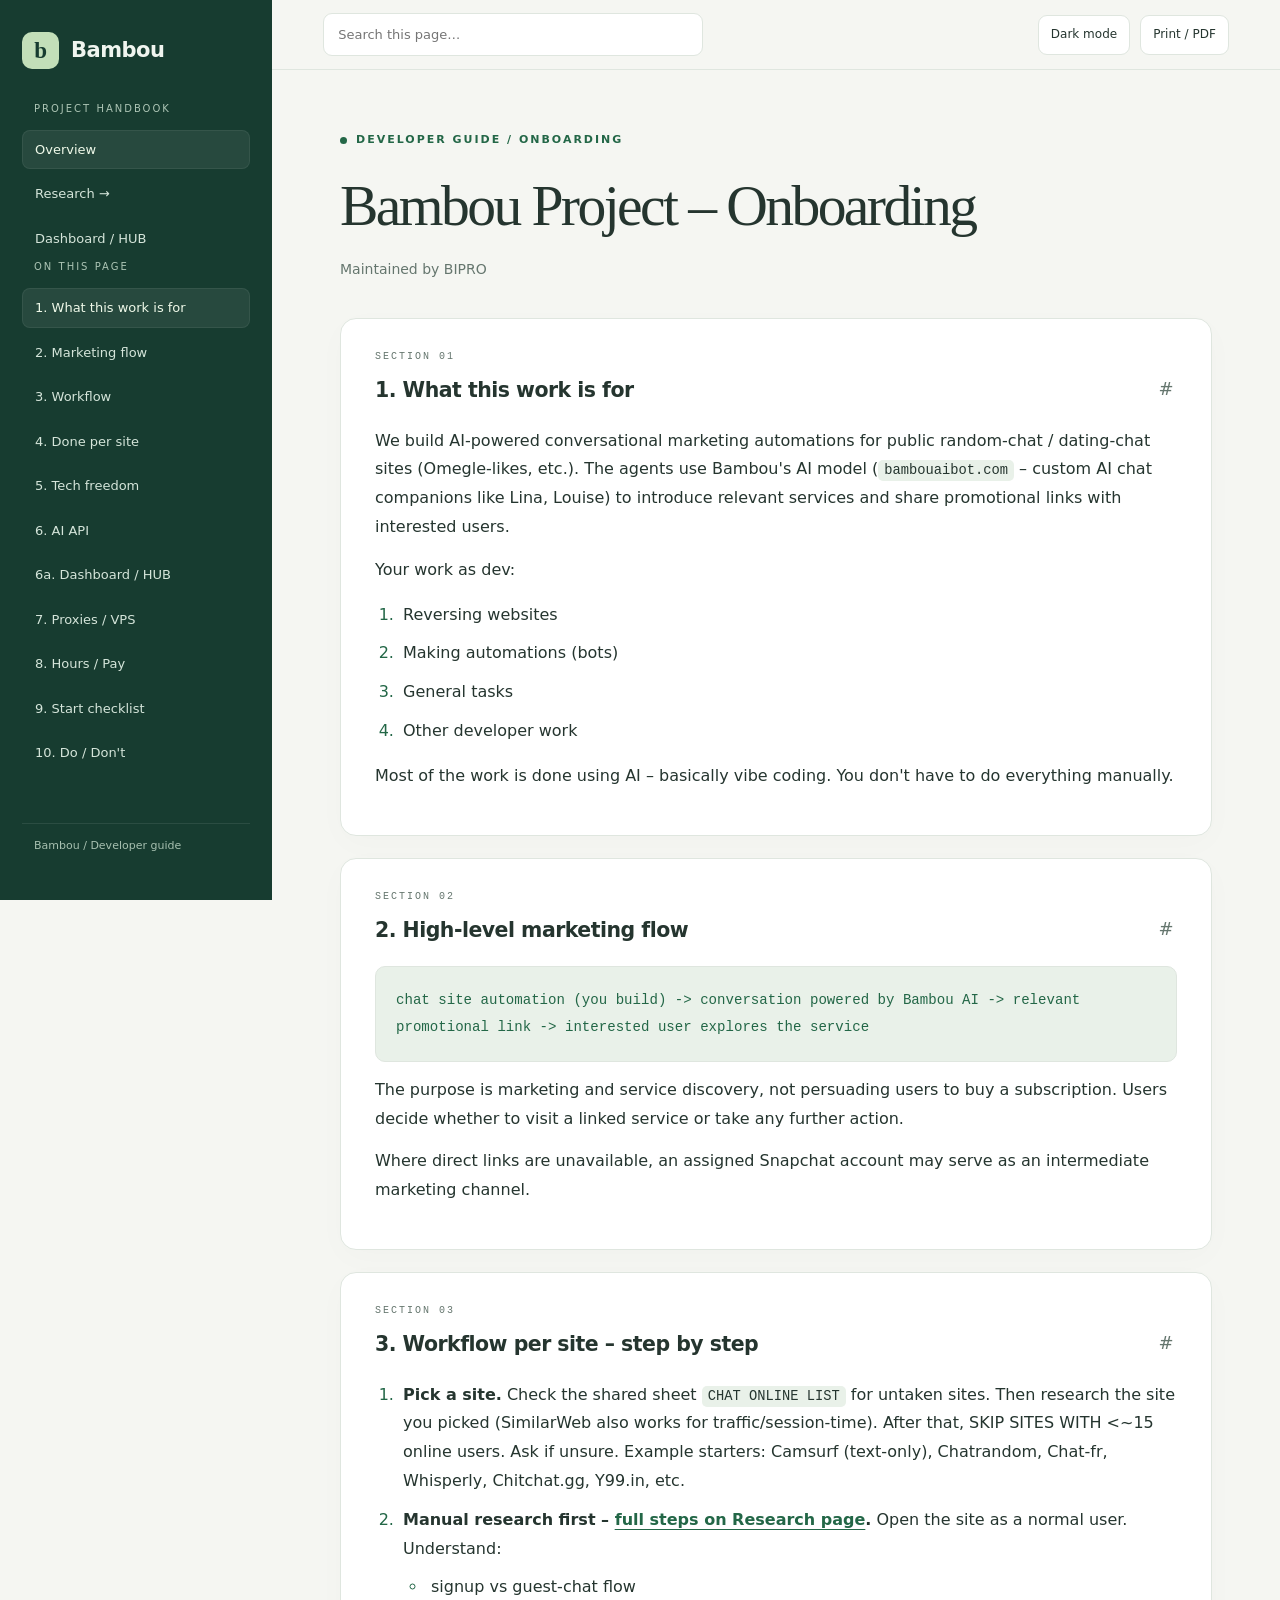
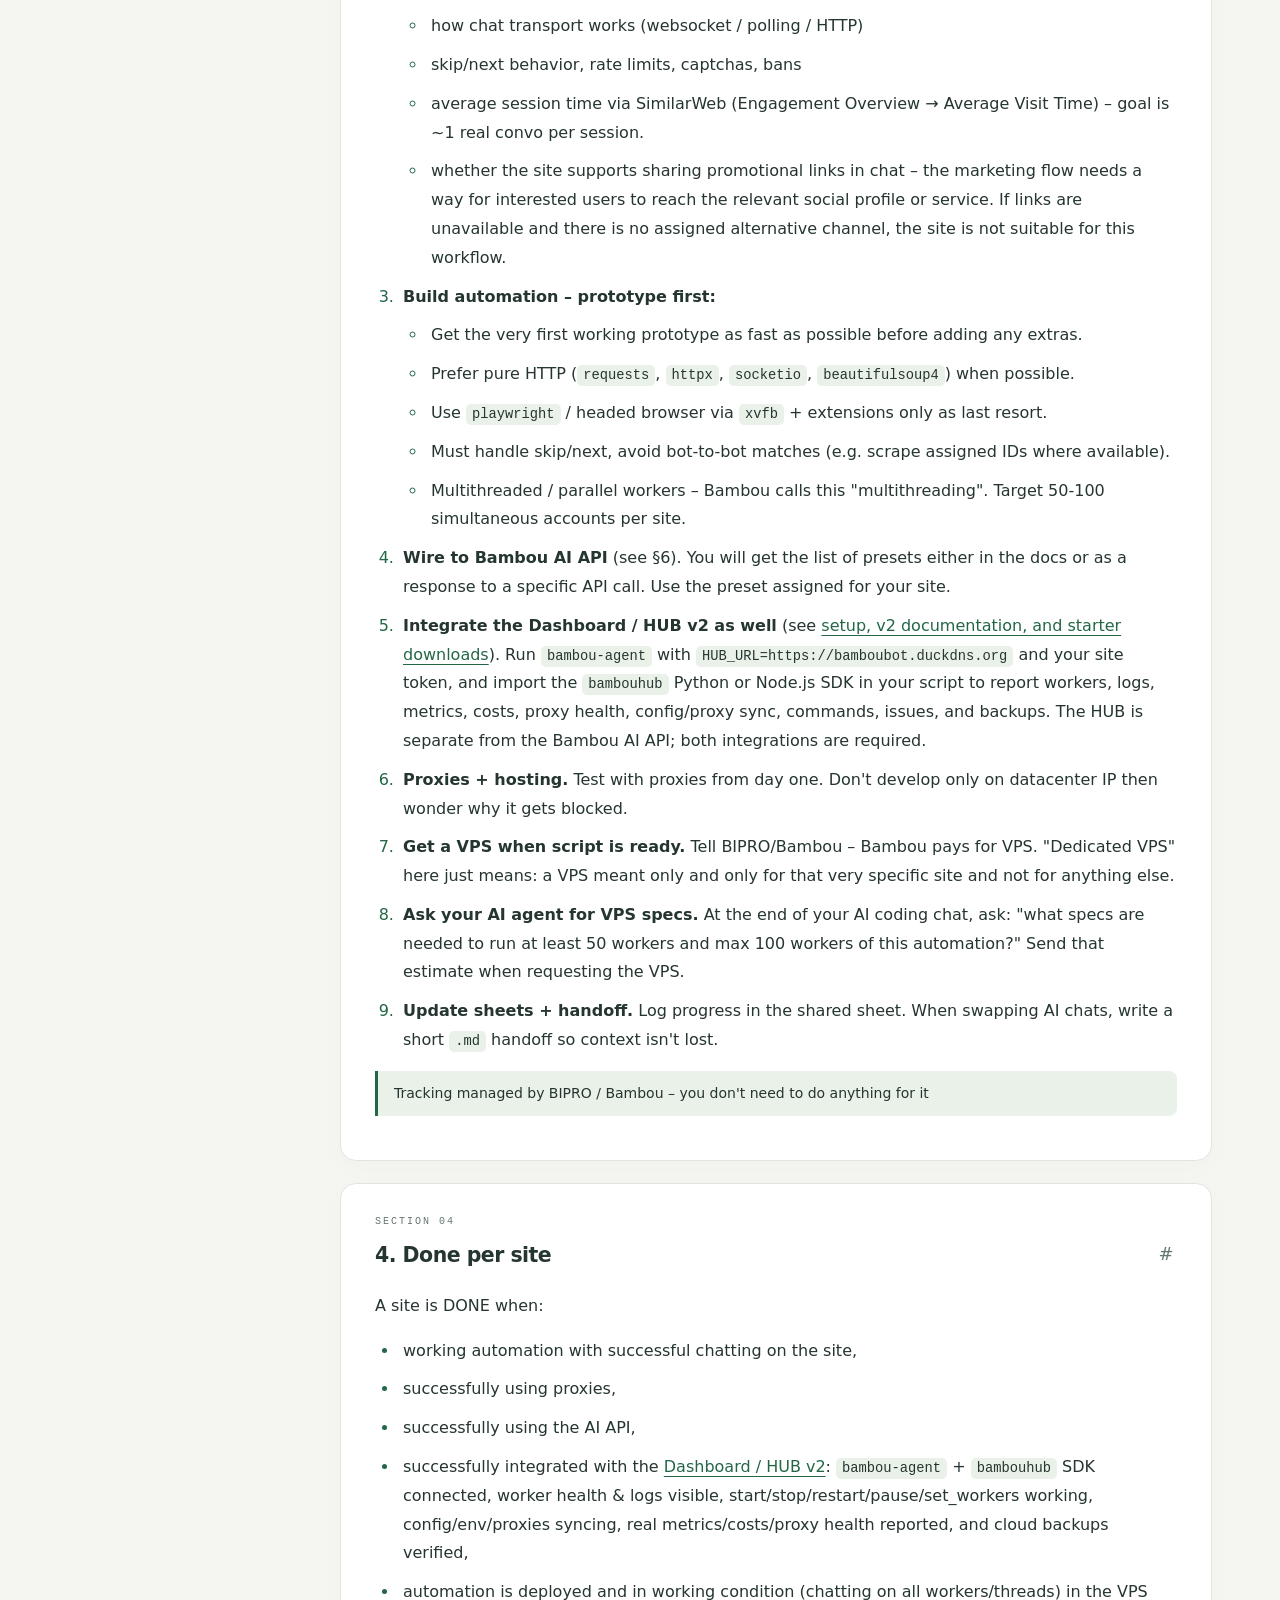
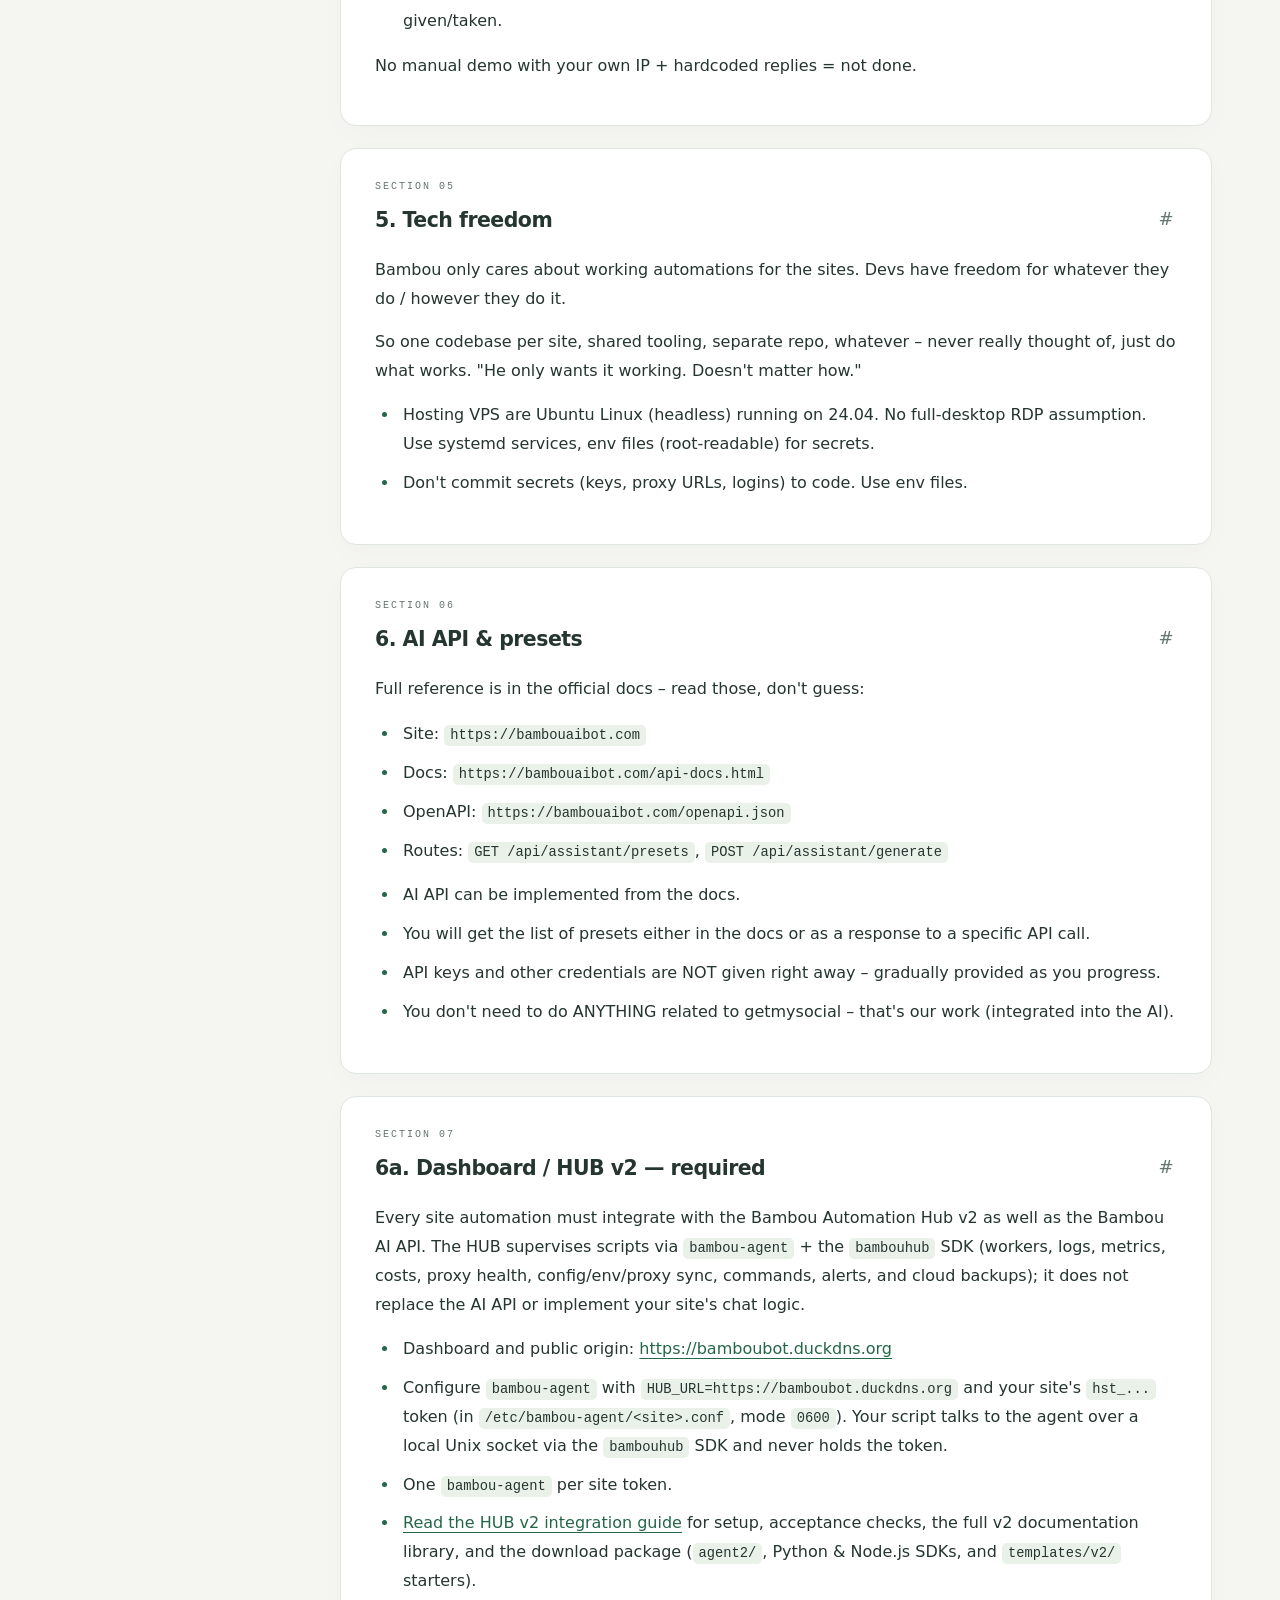
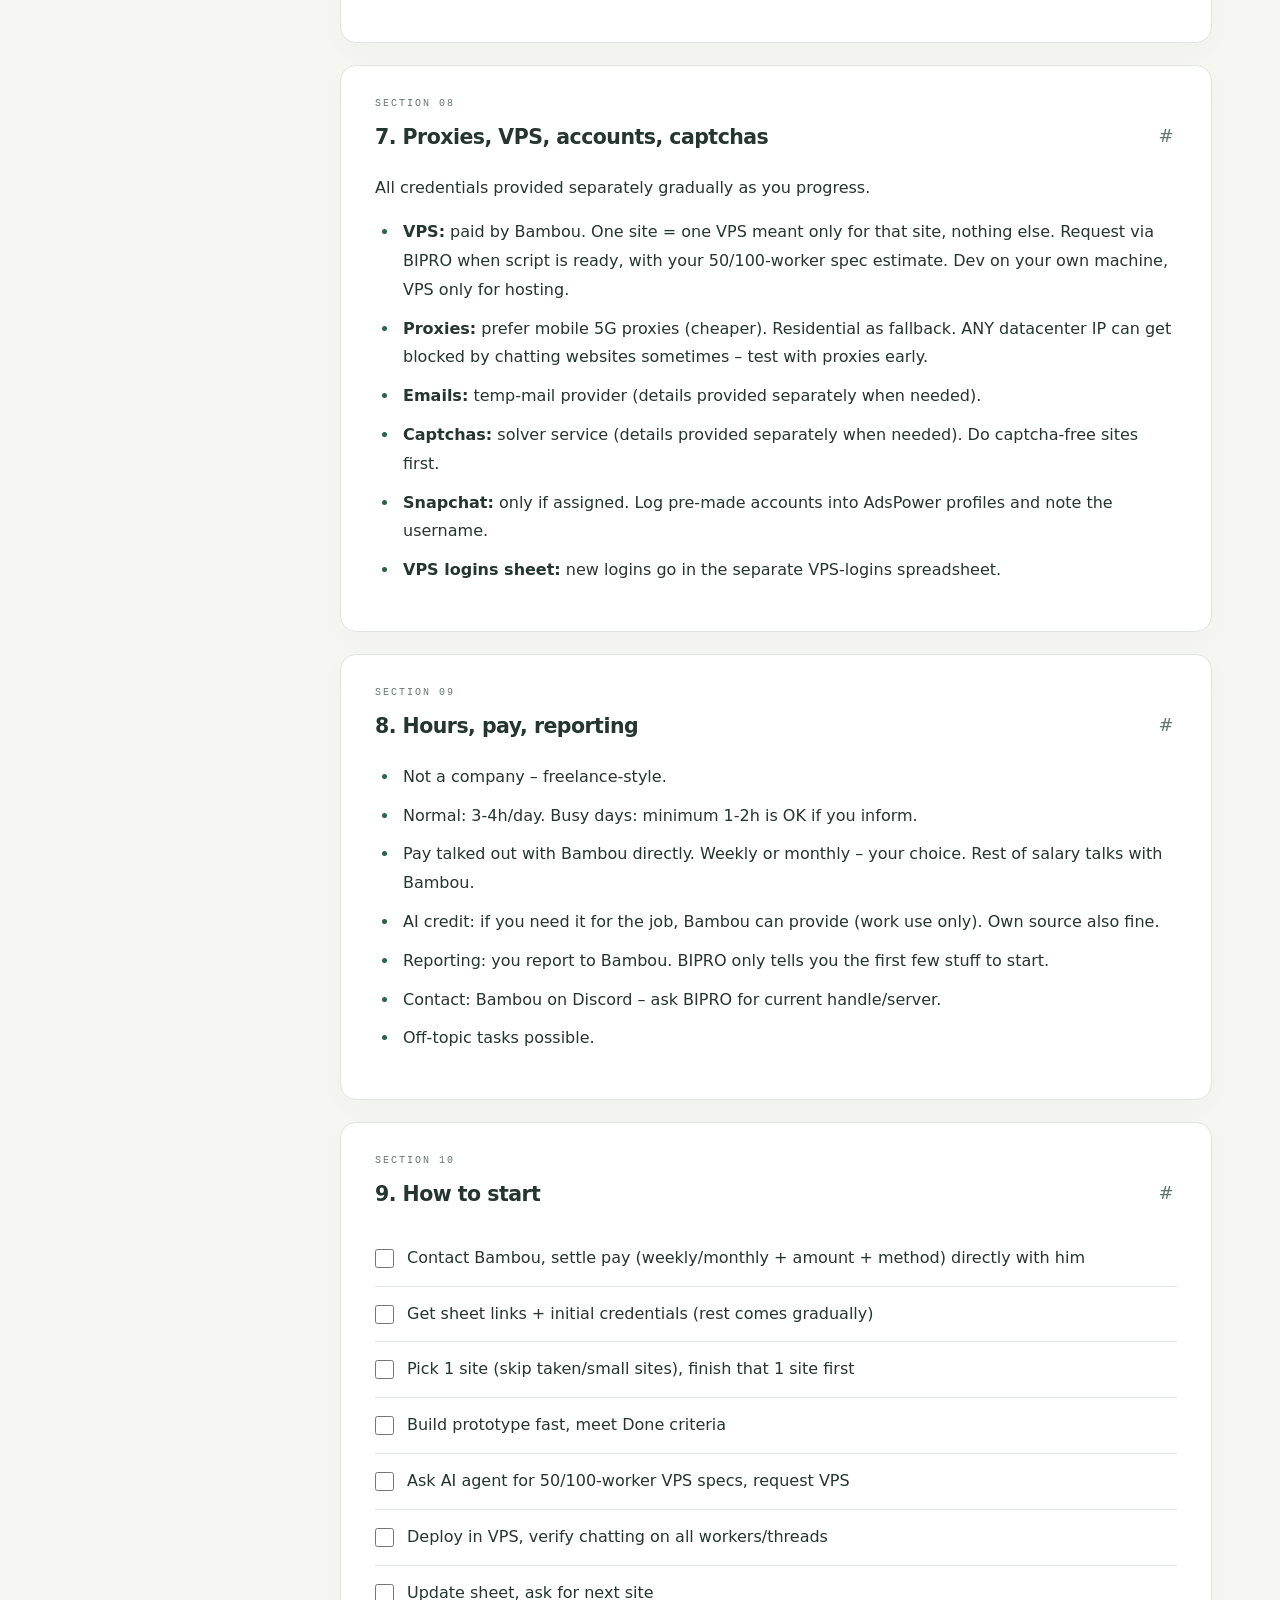
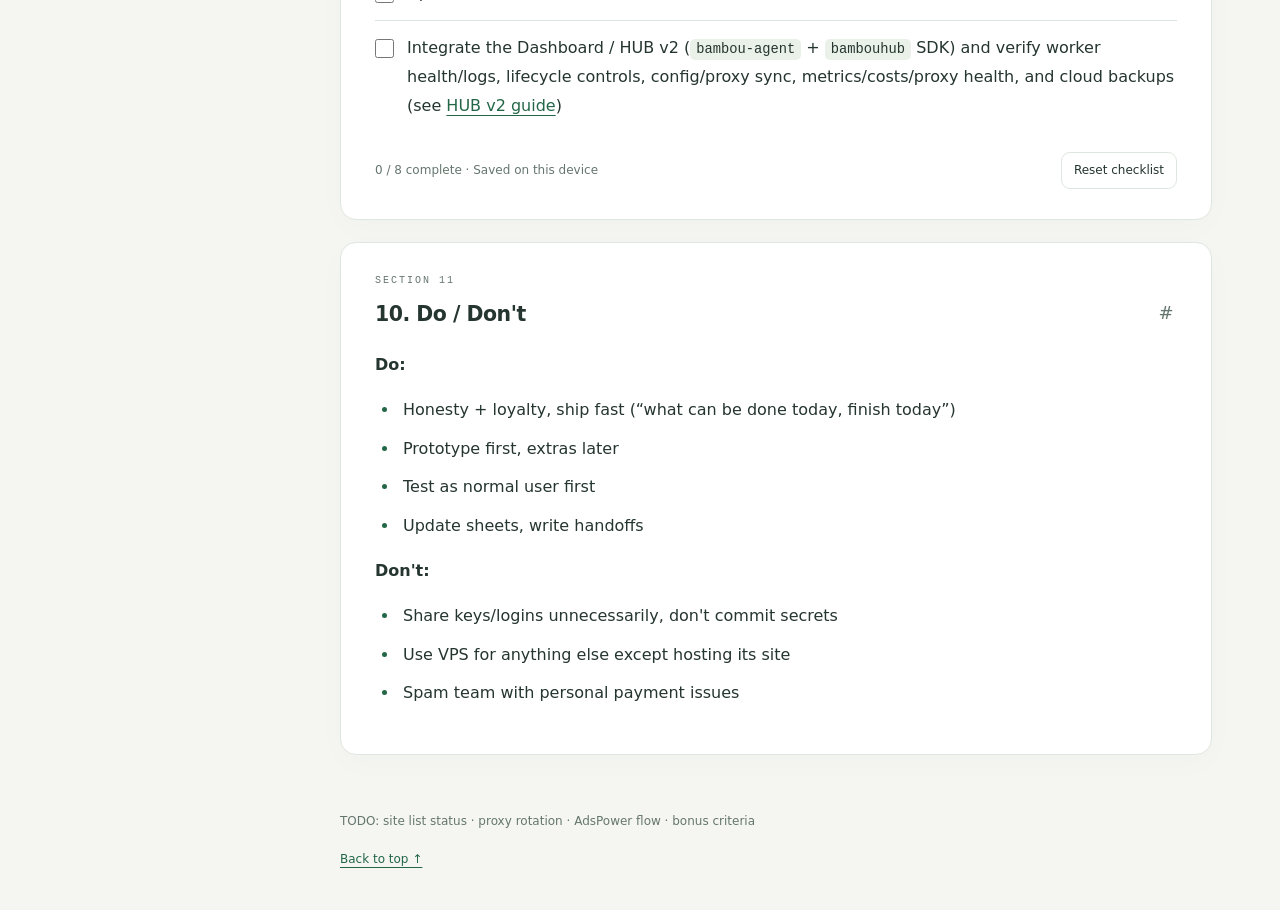
<file: index.html>
<!DOCTYPE html>
<html lang="en">
<head>
<meta charset="utf-8">
<meta name="viewport" content="width=device-width, initial-scale=1">
<title>Bambou Project – Onboarding</title>
<meta name="theme-color" content="#173c30">
<link rel="icon" href="favicon.svg" type="image/svg+xml">
<link rel="stylesheet" href="guide.css">
<script src="guide.js" defer></script>
</head>
<body>
<header>
<h1>Bambou Project – Onboarding</h1>
<p>Maintained by BIPRO</p>
</header>
<nav>
<a href="index.html"><strong>Overview</strong></a>
<a href="research.html"><strong>Research →</strong></a>
<a href="hub.html"><strong>Dashboard / HUB</strong></a>
</nav>
<nav>
<a href="#what">1. What this work is for</a>
<a href="#funnel">2. Marketing flow</a>
<a href="#workflow">3. Workflow</a>
<a href="#done">4. Done per site</a>
<a href="#freedom">5. Tech freedom</a>
<a href="#api">6. AI API</a>
<a href="#hub">6a. Dashboard / HUB</a>
<a href="#infra">7. Proxies / VPS</a>
<a href="#pay">8. Hours / Pay</a>
<a href="#start">9. Start checklist</a>
<a href="#dodont">10. Do / Don't</a>
</nav>
<main>
<section id="what">
<h2>1. What this work is for</h2>
<p>We build AI-powered conversational marketing automations for public random-chat / dating-chat sites (Omegle-likes, etc.). The agents use Bambou's AI model (<code>bambouaibot.com</code> – custom AI chat companions like Lina, Louise) to introduce relevant services and share promotional links with interested users.</p>
<p>Your work as dev:</p>
<ol>
<li>Reversing websites</li>
<li>Making automations (bots)</li>
<li>General tasks</li>
<li>Other developer work</li>
</ol>
<p>Most of the work is done using AI – basically vibe coding. You don't have to do everything manually.</p>
</section>
<section id="funnel">
<h2>2. High-level marketing flow</h2>
<pre>chat site automation (you build) -&gt; conversation powered by Bambou AI -&gt; relevant promotional link -&gt; interested user explores the service</pre>
<p>The purpose is marketing and service discovery, not persuading users to buy a subscription. Users decide whether to visit a linked service or take any further action.</p>
<p>Where direct links are unavailable, an assigned Snapchat account may serve as an intermediate marketing channel.</p>
</section>
<section id="workflow">
<h2>3. Workflow per site – step by step</h2>
<ol>
<li><strong>Pick a site.</strong> Check the shared sheet <code>CHAT ONLINE LIST</code> for untaken sites. Then research the site you picked (SimilarWeb also works for traffic/session-time). After that, SKIP SITES WITH &lt;~15 online users. Ask if unsure. Example starters: Camsurf (text-only), Chatrandom, Chat-fr, Whisperly, Chitchat.gg, Y99.in, etc.</li>
<li><strong>Manual research first – <a href="research.html">full steps on Research page</a>.</strong> Open the site as a normal user. Understand:
<ul>
<li>signup vs guest-chat flow</li>
<li>how chat transport works (websocket / polling / HTTP)</li>
<li>skip/next behavior, rate limits, captchas, bans</li>
<li>average session time via SimilarWeb (Engagement Overview → Average Visit Time) – goal is ~1 real convo per session.</li>
<li>whether the site supports sharing promotional links in chat – the marketing flow needs a way for interested users to reach the relevant social profile or service. If links are unavailable and there is no assigned alternative channel, the site is not suitable for this workflow.</li>
</ul></li>
<li><strong>Build automation – prototype first:</strong>
<ul>
<li>Get the very first working prototype as fast as possible before adding any extras.</li>
<li>Prefer pure HTTP (<code>requests</code>, <code>httpx</code>, <code>socketio</code>, <code>beautifulsoup4</code>) when possible.</li>
<li>Use <code>playwright</code> / headed browser via <code>xvfb</code> + extensions only as last resort.</li>
<li>Must handle skip/next, avoid bot-to-bot matches (e.g. scrape assigned IDs where available).</li>
<li>Multithreaded / parallel workers – Bambou calls this "multithreading". Target 50-100 simultaneous accounts per site.</li>
</ul></li>
<li><strong>Wire to Bambou AI API</strong> (see §6). You will get the list of presets either in the docs or as a response to a specific API call. Use the preset assigned for your site.</li>
<li><strong>Integrate the Dashboard / HUB v2 as well</strong> (see <a href="hub.html">setup, v2 documentation, and starter downloads</a>). Run <code>bambou-agent</code> with <code>HUB_URL=https://bamboubot.duckdns.org</code> and your site token, and import the <code>bambouhub</code> Python or Node.js SDK in your script to report workers, logs, metrics, costs, proxy health, config/proxy sync, commands, issues, and backups. The HUB is separate from the Bambou AI API; both integrations are required.</li>
<li><strong>Proxies + hosting.</strong> Test with proxies from day one. Don't develop only on datacenter IP then wonder why it gets blocked.</li>
<li><strong>Get a VPS when script is ready.</strong> Tell BIPRO/Bambou – Bambou pays for VPS. "Dedicated VPS" here just means: a VPS meant only and only for that very specific site and not for anything else.</li>
<li><strong>Ask your AI agent for VPS specs.</strong> At the end of your AI coding chat, ask: "what specs are needed to run at least 50 workers and max 100 workers of this automation?" Send that estimate when requesting the VPS.</li>
<li><strong>Update sheets + handoff.</strong> Log progress in the shared sheet. When swapping AI chats, write a short <code>.md</code> handoff so context isn't lost.</li>
</ol>
<p><span class="badge">Tracking managed by BIPRO / Bambou – you don't need to do anything for it</span></p>
</section>
<section id="done">
<h2>4. Done per site</h2>
<p>A site is DONE when:</p>
<ul>
<li>working automation with successful chatting on the site,</li>
<li>successfully using proxies,</li>
<li>successfully using the AI API,</li>
<li>successfully integrated with the <a href="hub.html">Dashboard / HUB v2</a>: <code>bambou-agent</code> + <code>bambouhub</code> SDK connected, worker health &amp; logs visible, start/stop/restart/pause/set_workers working, config/env/proxies syncing, real metrics/costs/proxy health reported, and cloud backups verified,</li>
<li>automation is deployed and in working condition (chatting on all workers/threads) in the VPS given/taken.</li>
</ul>
<p>No manual demo with your own IP + hardcoded replies = not done.</p>
</section>
<section id="freedom">
<h2>5. Tech freedom</h2>
<p>Bambou only cares about working automations for the sites. Devs have freedom for whatever they do / however they do it.</p>
<p>So one codebase per site, shared tooling, separate repo, whatever – never really thought of, just do what works. "He only wants it working. Doesn't matter how."</p>
<ul>
<li>Hosting VPS are Ubuntu Linux (headless) running on 24.04. No full-desktop RDP assumption. Use systemd services, env files (root-readable) for secrets.</li>
<li>Don't commit secrets (keys, proxy URLs, logins) to code. Use env files.</li>
</ul>
</section>
<section id="api">
<h2>6. AI API &amp; presets</h2>
<p>Full reference is in the official docs – read those, don't guess:</p>
<ul>
<li>Site: <code>https://bambouaibot.com</code></li>
<li>Docs: <code>https://bambouaibot.com/api-docs.html</code></li>
<li>OpenAPI: <code>https://bambouaibot.com/openapi.json</code></li>
<li>Routes: <code>GET /api/assistant/presets</code>, <code>POST /api/assistant/generate</code></li>
</ul>
<ul>
<li>AI API can be implemented from the docs.</li>
<li>You will get the list of presets either in the docs or as a response to a specific API call.</li>
<li>API keys and other credentials are NOT given right away – gradually provided as you progress.</li>
<li>You don't need to do ANYTHING related to getmysocial – that's our work (integrated into the AI).</li>
</ul>
</section>
<section id="hub">
<h2>6a. Dashboard / HUB v2 — required</h2>
<p>Every site automation must integrate with the Bambou Automation Hub v2 as well as the Bambou AI API. The HUB supervises scripts via <code>bambou-agent</code> + the <code>bambouhub</code> SDK (workers, logs, metrics, costs, proxy health, config/env/proxy sync, commands, alerts, and cloud backups); it does not replace the AI API or implement your site's chat logic.</p>
<ul>
<li>Dashboard and public origin: <a href="https://bamboubot.duckdns.org">https://bamboubot.duckdns.org</a></li>
<li>Configure <code>bambou-agent</code> with <code>HUB_URL=https://bamboubot.duckdns.org</code> and your site's <code>hst_...</code> token (in <code>/etc/bambou-agent/&lt;site&gt;.conf</code>, mode <code>0600</code>). Your script talks to the agent over a local Unix socket via the <code>bambouhub</code> SDK and never holds the token.</li>
<li>One <code>bambou-agent</code> per site token.</li>
<li><a href="hub.html">Read the HUB v2 integration guide</a> for setup, acceptance checks, the full v2 documentation library, and the download package (<code>agent2/</code>, Python &amp; Node.js SDKs, and <code>templates/v2/</code> starters).</li>
</ul>
</section>
<section id="infra">
<h2>7. Proxies, VPS, accounts, captchas</h2>
<p>All credentials provided separately gradually as you progress.</p>
<ul>
<li><strong>VPS:</strong> paid by Bambou. One site = one VPS meant only for that site, nothing else. Request via BIPRO when script is ready, with your 50/100-worker spec estimate. Dev on your own machine, VPS only for hosting.</li>
<li><strong>Proxies:</strong> prefer mobile 5G proxies (cheaper). Residential as fallback. ANY datacenter IP can get blocked by chatting websites sometimes – test with proxies early.</li>
<li><strong>Emails:</strong> temp-mail provider (details provided separately when needed).</li>
<li><strong>Captchas:</strong> solver service (details provided separately when needed). Do captcha-free sites first.</li>
<li><strong>Snapchat:</strong> only if assigned. Log pre-made accounts into AdsPower profiles and note the username.</li>
<li><strong>VPS logins sheet:</strong> new logins go in the separate VPS-logins spreadsheet.</li>
</ul>
</section>
<section id="pay">
<h2>8. Hours, pay, reporting</h2>
<ul>
<li>Not a company – freelance-style.</li>
<li>Normal: 3-4h/day. Busy days: minimum 1-2h is OK if you inform.</li>
<li>Pay talked out with Bambou directly. Weekly or monthly – your choice. Rest of salary talks with Bambou.</li>
<li>AI credit: if you need it for the job, Bambou can provide (work use only). Own source also fine.</li>
<li>Reporting: you report to Bambou. BIPRO only tells you the first few stuff to start.</li>
<li>Contact: Bambou on Discord – ask BIPRO for current handle/server.</li>
<li>Off-topic tasks possible.</li>
</ul>
</section>
<section id="start">
<h2>9. How to start</h2>
<ul class="checklist">
<li>Contact Bambou, settle pay (weekly/monthly + amount + method) directly with him</li>
<li>Get sheet links + initial credentials (rest comes gradually)</li>
<li>Pick 1 site (skip taken/small sites), finish that 1 site first</li>
<li>Build prototype fast, meet Done criteria</li>
<li>Ask AI agent for 50/100-worker VPS specs, request VPS</li>
<li>Deploy in VPS, verify chatting on all workers/threads</li>
<li>Update sheet, ask for next site</li>
<li>Integrate the Dashboard / HUB v2 (<code>bambou-agent</code> + <code>bambouhub</code> SDK) and verify worker health/logs, lifecycle controls, config/proxy sync, metrics/costs/proxy health, and cloud backups (see <a href="hub.html">HUB v2 guide</a>)</li>
</ul>
</section>
<section id="dodont">
<h2>10. Do / Don't</h2>
<p><strong>Do:</strong></p>
<ul>
<li>Honesty + loyalty, ship fast (“what can be done today, finish today”)</li>
<li>Prototype first, extras later</li>
<li>Test as normal user first</li>
<li>Update sheets, write handoffs</li>
</ul>
<p><strong>Don't:</strong></p>
<ul>
<li>Share keys/logins unnecessarily, don't commit secrets</li>
<li>Use VPS for anything else except hosting its site</li>
<li>Spam team with personal payment issues</li>
</ul>
</section>
</main>
<footer>TODO: site list status · proxy rotation · AdsPower flow · bonus criteria</footer>
</body>
</html>
</file>
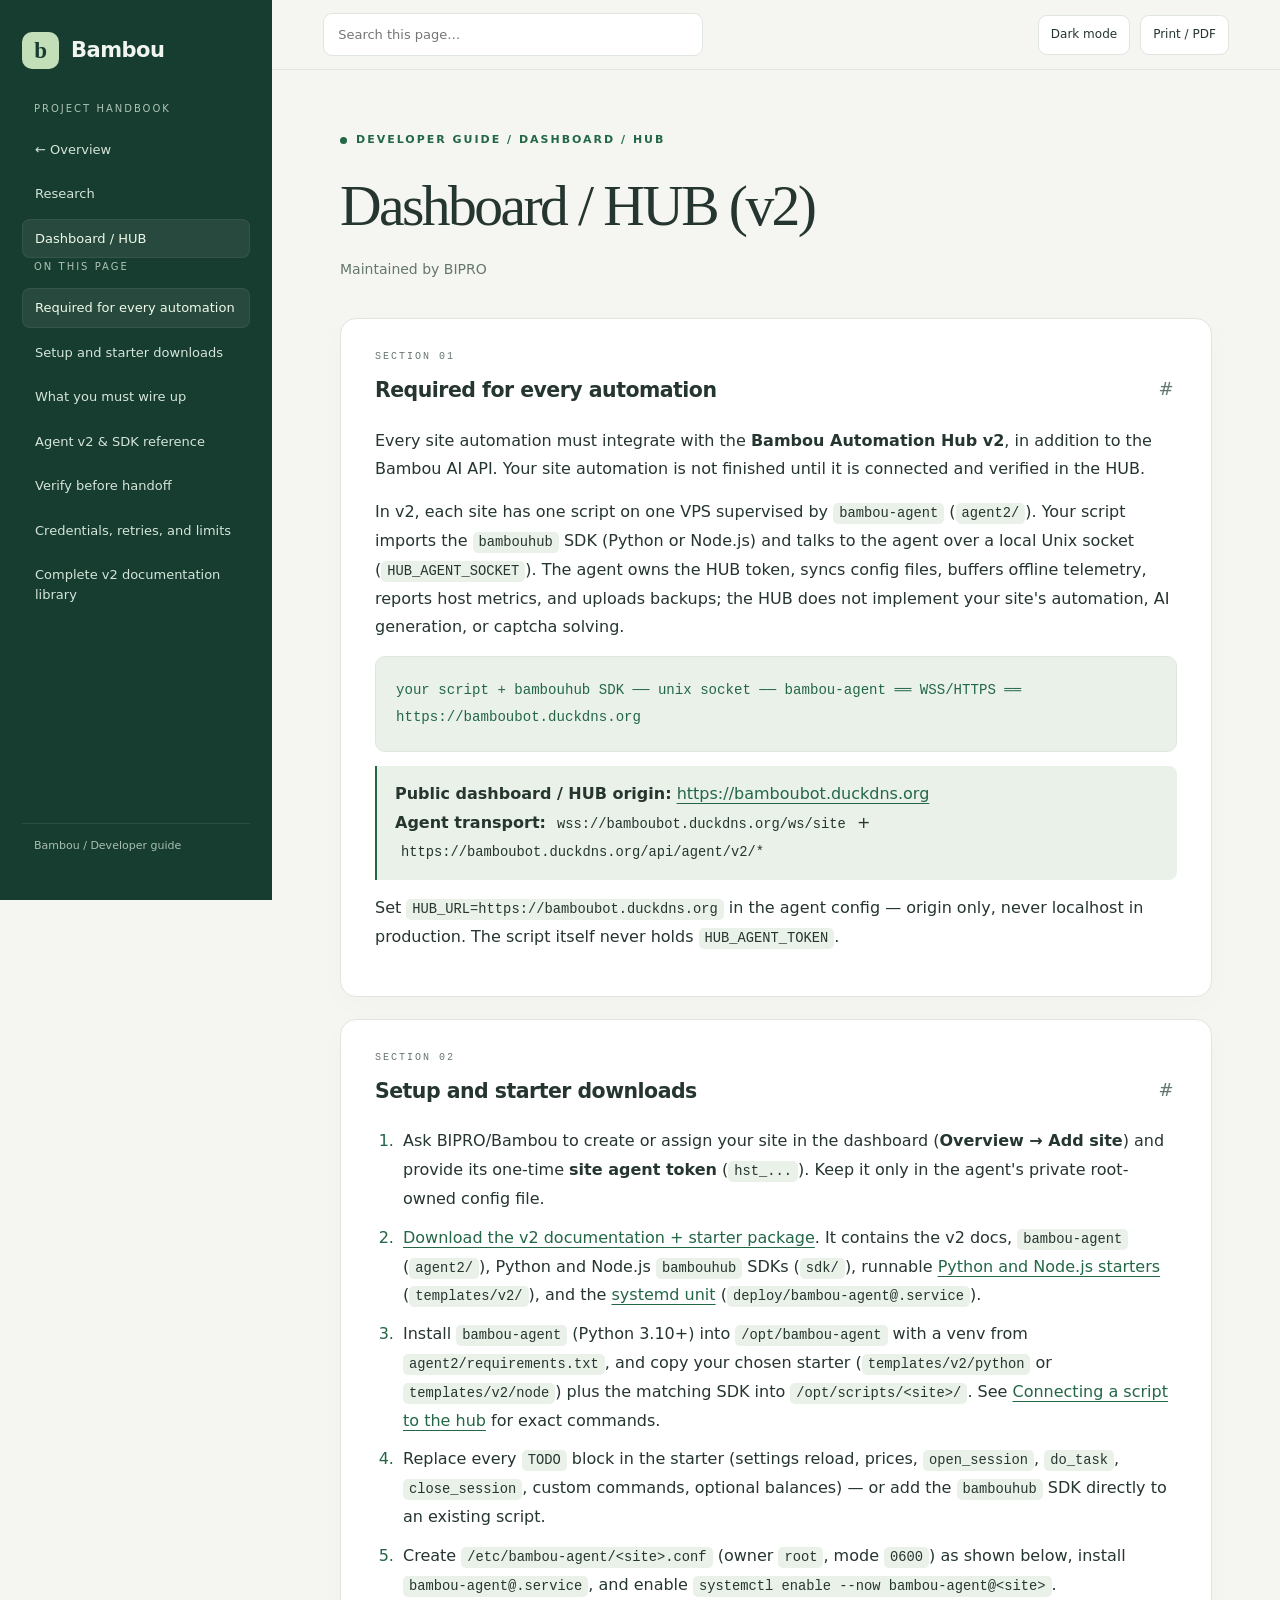
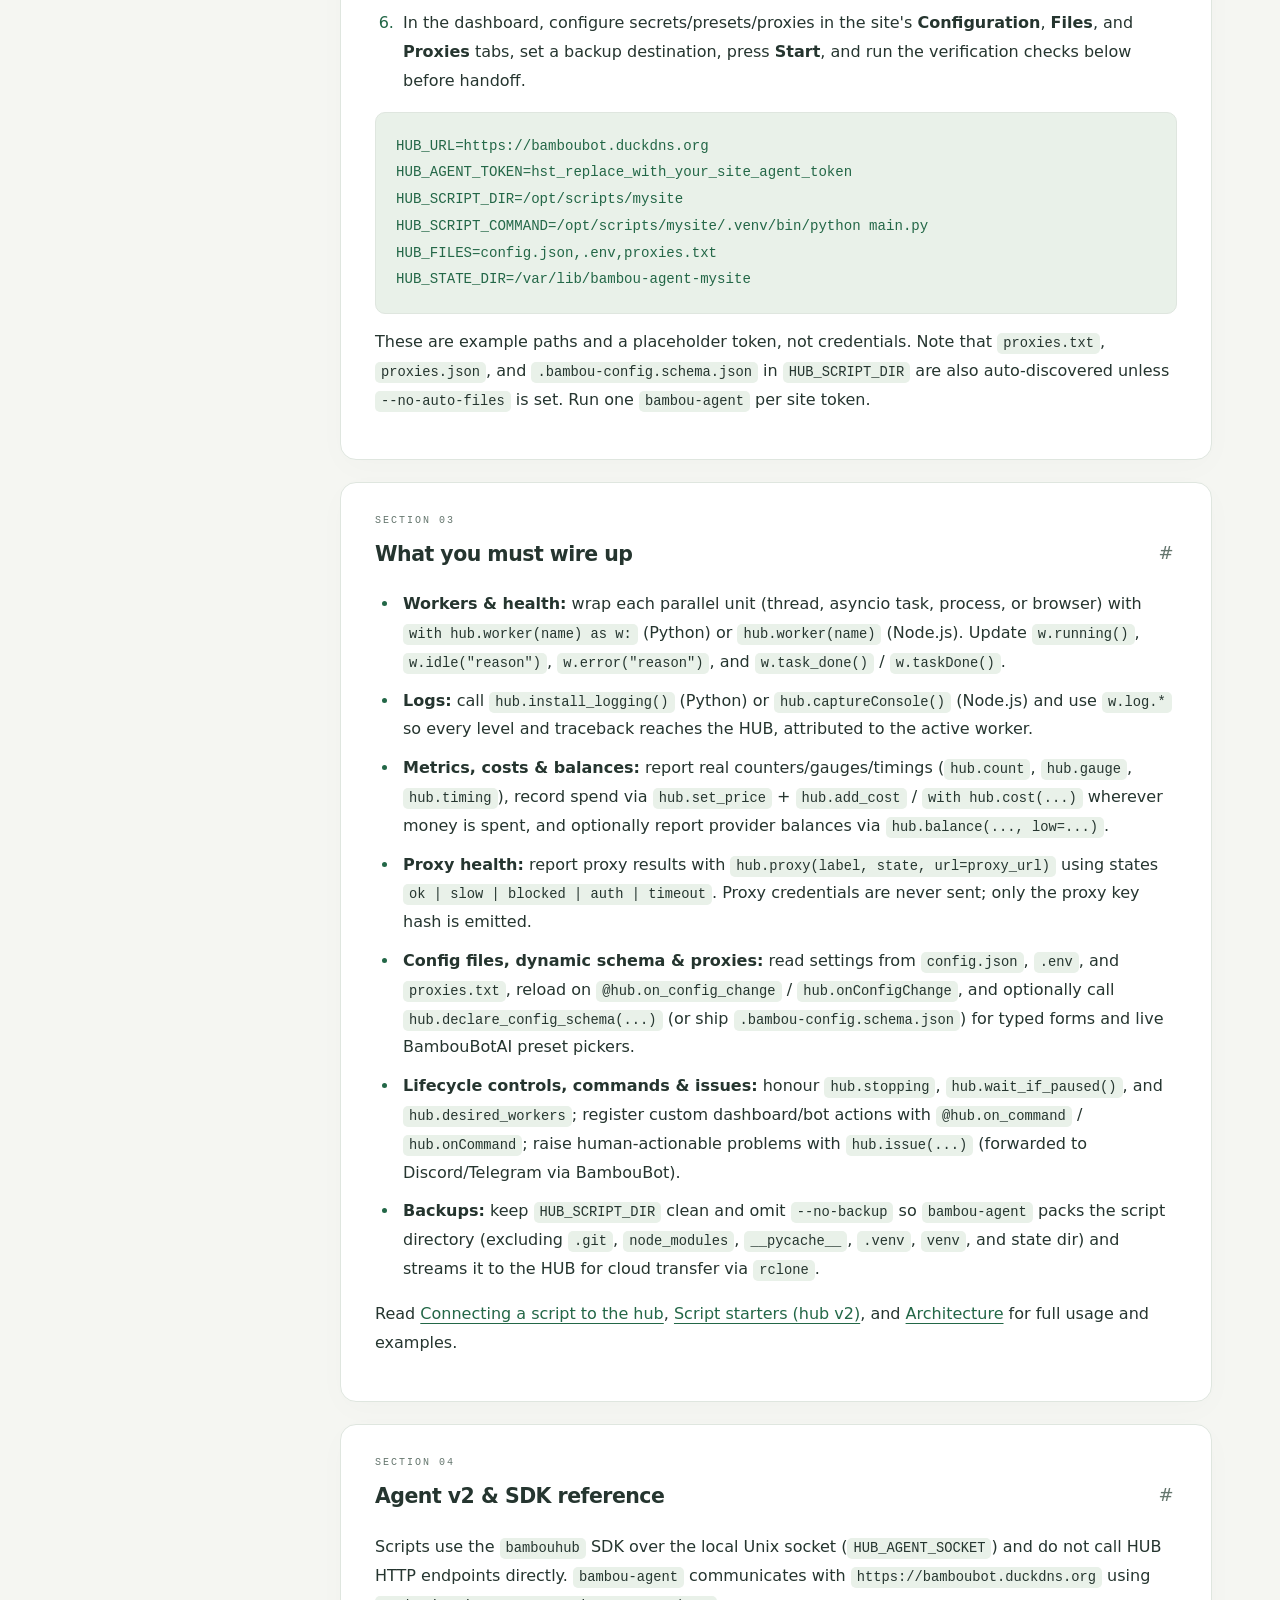
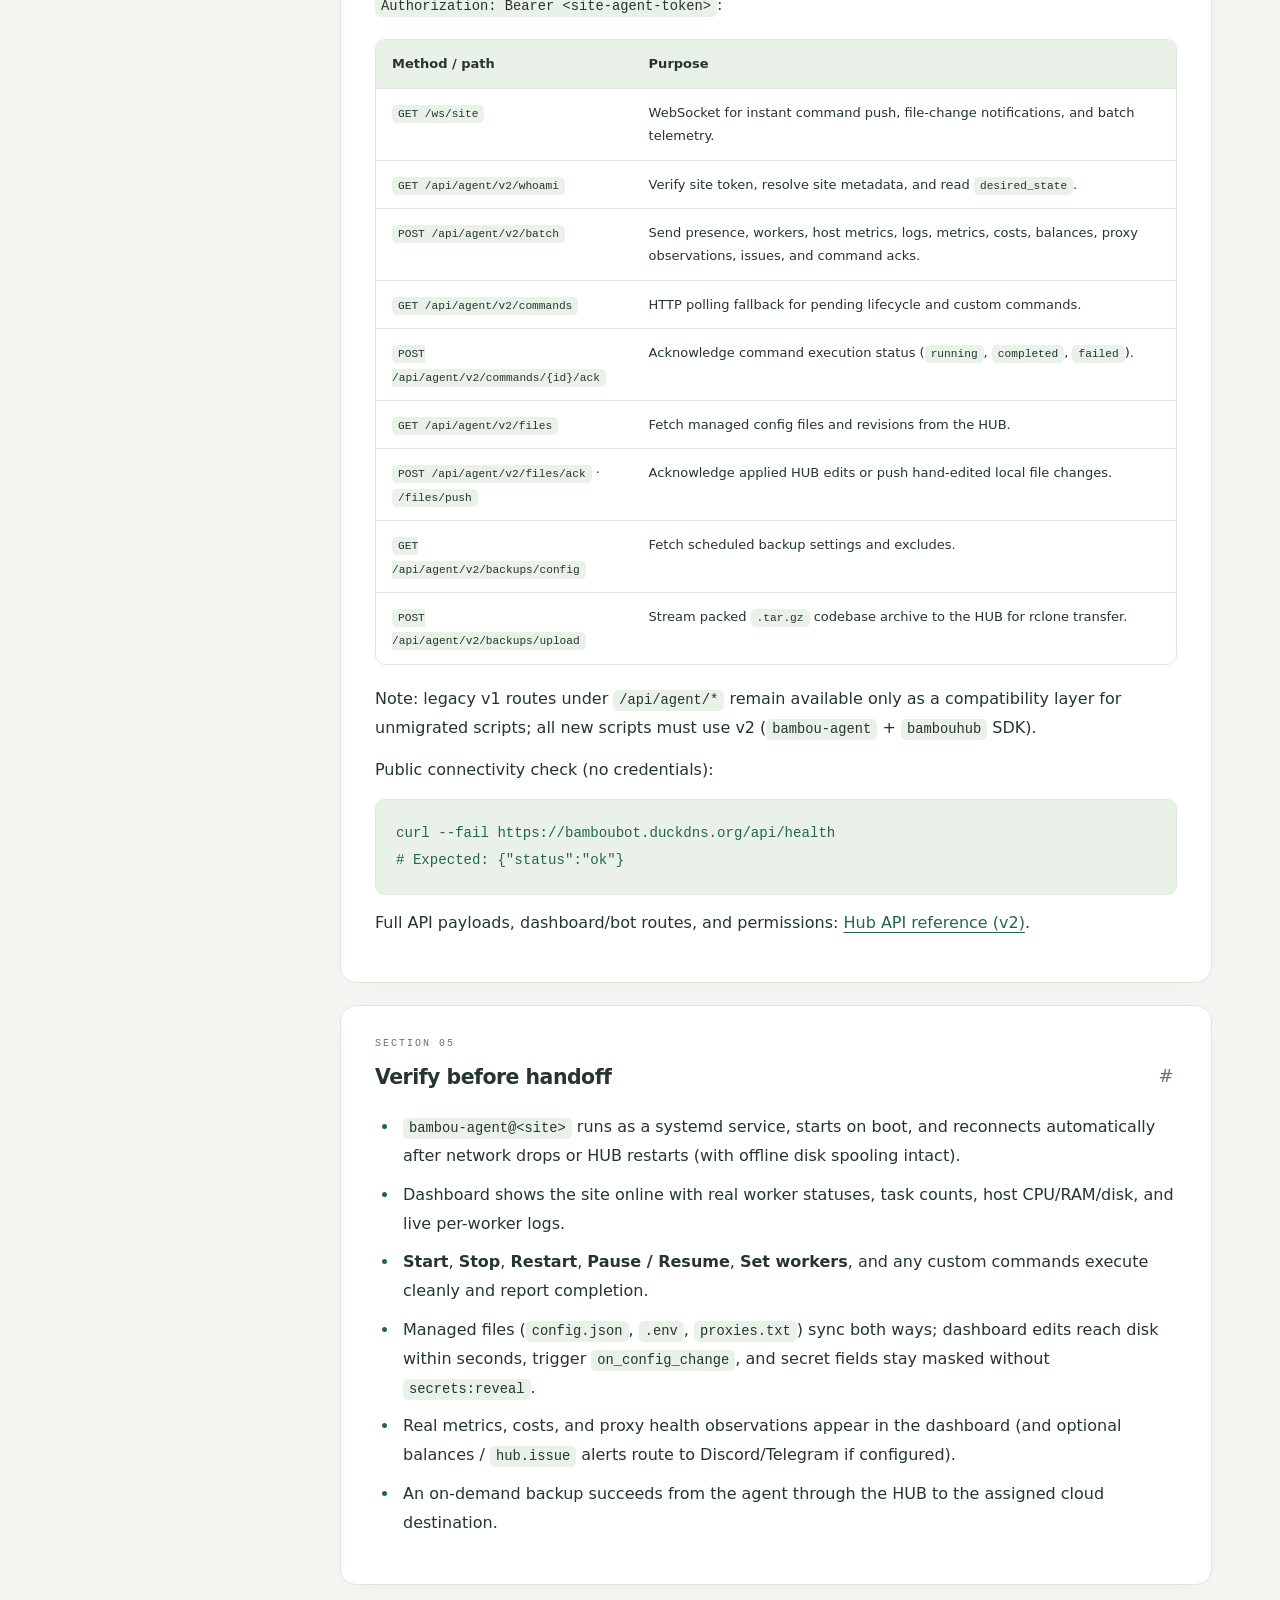
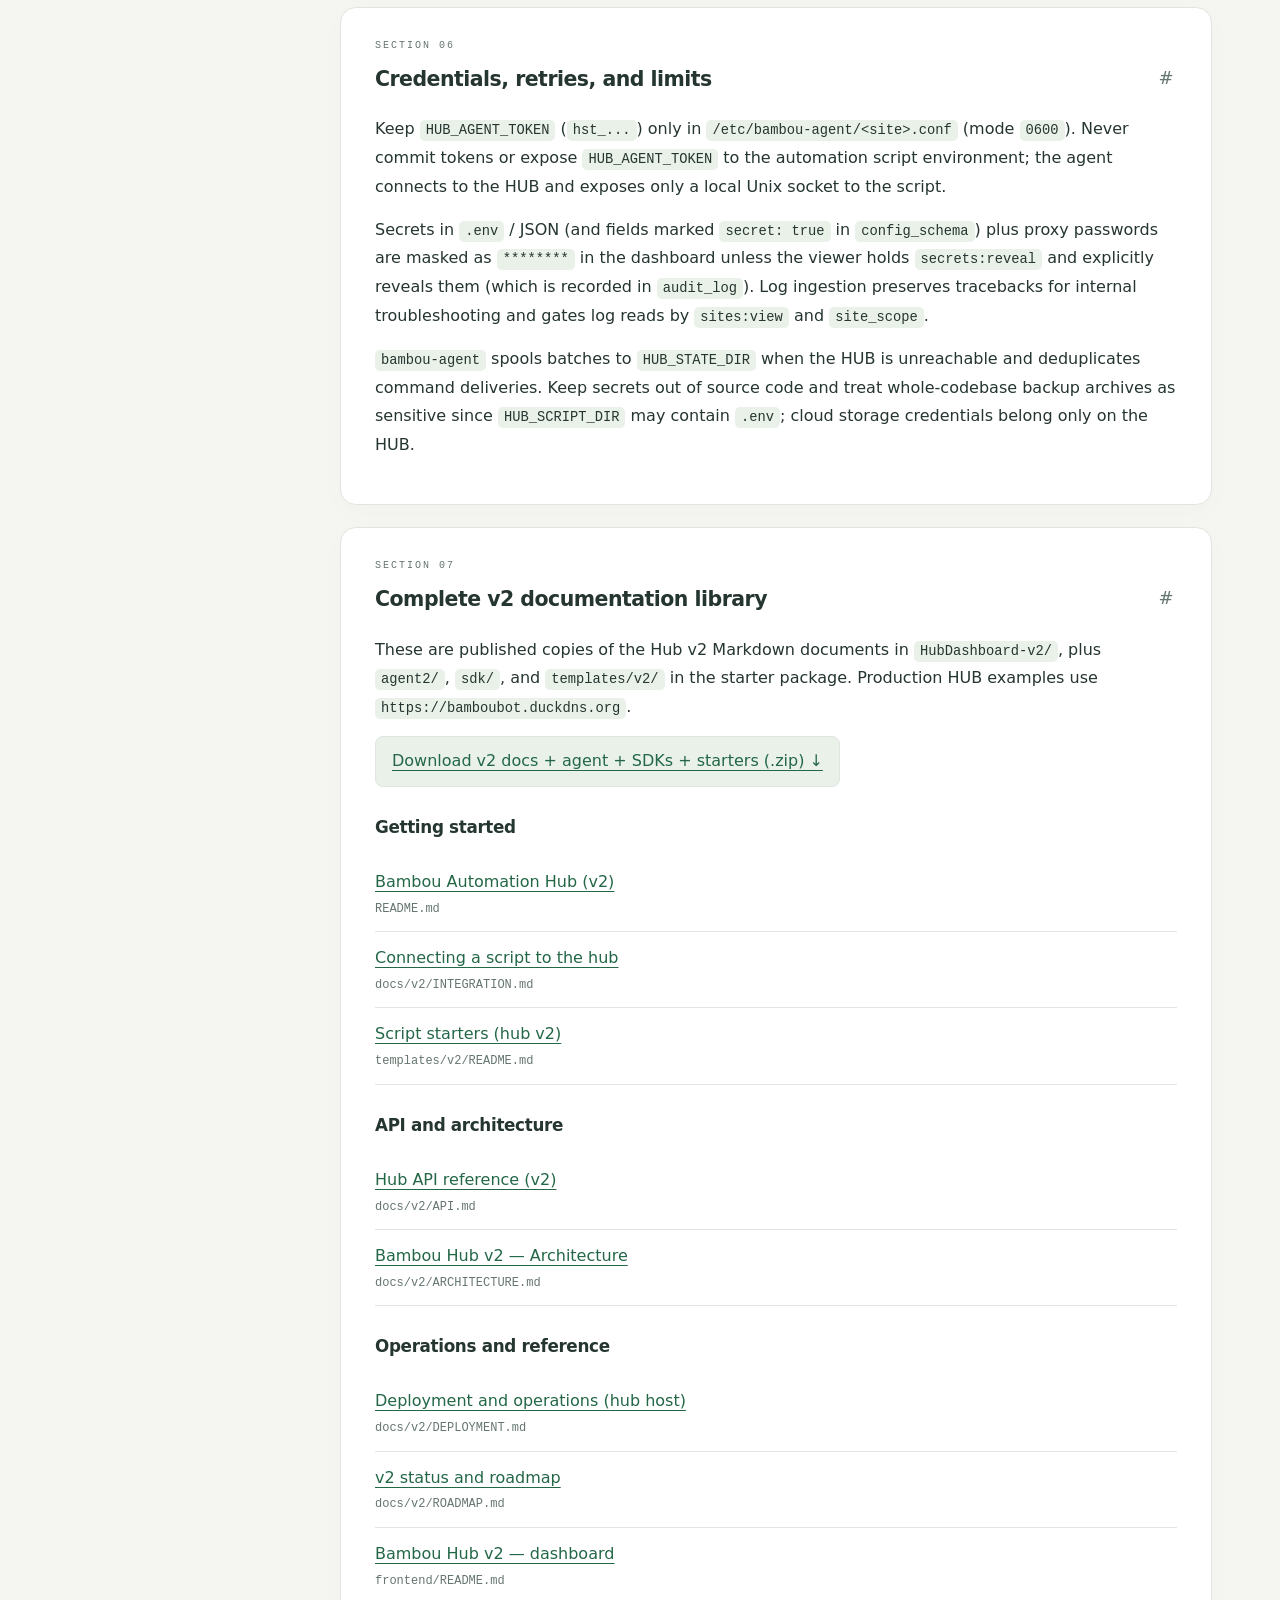
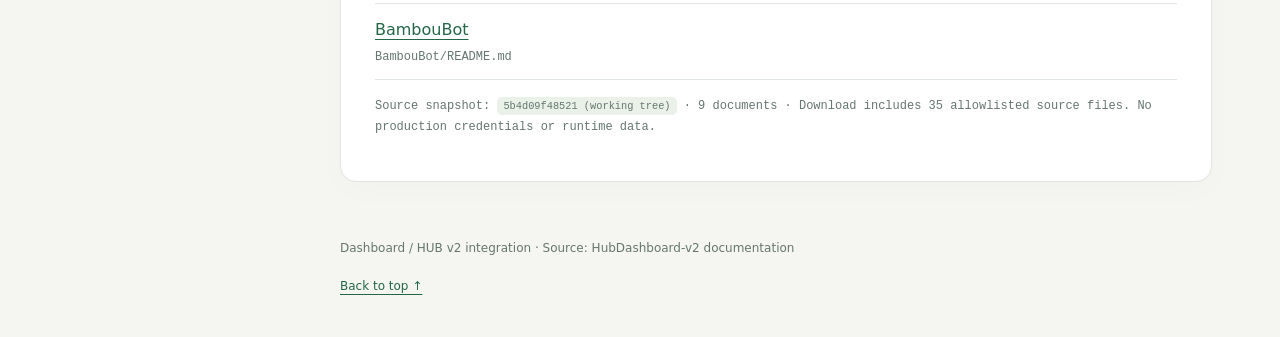
<file: hub.html>
<!DOCTYPE html>
<html lang="en">
<head>
<meta charset="utf-8">
<meta name="viewport" content="width=device-width, initial-scale=1">
<meta name="theme-color" content="#173c30">
<title>Dashboard / HUB – Bambou Project Onboarding</title>
<link rel="icon" href="/favicon.svg" type="image/svg+xml">
<link rel="stylesheet" href="/guide.css">
<script src="/guide.js" defer></script>
</head>
<body data-page="hub">
<header><h1>Dashboard / HUB (v2)</h1><p>Maintained by BIPRO</p></header>
<nav><a href="/index.html">← Overview</a><a href="/research.html">Research</a><a href="/hub.html">Dashboard / HUB</a></nav>
<main>
<section id="required">
<h2>Required for every automation</h2>
<p>Every site automation must integrate with the <strong>Bambou Automation Hub v2</strong>, in addition to the Bambou AI API. Your site automation is not finished until it is connected and verified in the HUB.</p>
<p>In v2, each site has one script on one VPS supervised by <code>bambou-agent</code> (<code>agent2/</code>). Your script imports the <code>bambouhub</code> SDK (Python or Node.js) and talks to the agent over a local Unix socket (<code>HUB_AGENT_SOCKET</code>). The agent owns the HUB token, syncs config files, buffers offline telemetry, reports host metrics, and uploads backups; the HUB does not implement your site's automation, AI generation, or captcha solving.</p>
<pre><code>your script + bambouhub SDK ── unix socket ── bambou-agent ══ WSS/HTTPS ══ https://bamboubot.duckdns.org</code></pre>
<div class="rule"><strong>Public dashboard / HUB origin:</strong> <a href="https://bamboubot.duckdns.org">https://bamboubot.duckdns.org</a><br><strong>Agent transport:</strong> <code>wss://bamboubot.duckdns.org/ws/site</code> + <code>https://bamboubot.duckdns.org/api/agent/v2/*</code></div>
<p>Set <code>HUB_URL=https://bamboubot.duckdns.org</code> in the agent config — origin only, never localhost in production. The script itself never holds <code>HUB_AGENT_TOKEN</code>.</p>
</section>
<section id="setup">
<h2>Setup and starter downloads</h2>
<ol>
<li>Ask BIPRO/Bambou to create or assign your site in the dashboard (<strong>Overview → Add site</strong>) and provide its one-time <strong>site agent token</strong> (<code>hst_...</code>). Keep it only in the agent's private root-owned config file.</li>
<li><a href="/downloads/hub-starters.zip" download>Download the v2 documentation + starter package</a>. It contains the v2 docs, <code>bambou-agent</code> (<code>agent2/</code>), Python and Node.js <code>bambouhub</code> SDKs (<code>sdk/</code>), runnable <a href="/hub-docs/templates/v2/README.html">Python and Node.js starters</a> (<code>templates/v2/</code>), and the <a href="/hub-docs/deploy/bambou-agent@.service" download>systemd unit</a> (<code>deploy/bambou-agent@.service</code>).</li>
<li>Install <code>bambou-agent</code> (Python 3.10+) into <code>/opt/bambou-agent</code> with a venv from <code>agent2/requirements.txt</code>, and copy your chosen starter (<code>templates/v2/python</code> or <code>templates/v2/node</code>) plus the matching SDK into <code>/opt/scripts/&lt;site&gt;/</code>. See <a href="/hub-docs/docs/v2/INTEGRATION.html">Connecting a script to the hub</a> for exact commands.</li>
<li>Replace every <code>TODO</code> block in the starter (settings reload, prices, <code>open_session</code>, <code>do_task</code>, <code>close_session</code>, custom commands, optional balances) — or add the <code>bambouhub</code> SDK directly to an existing script.</li>
<li>Create <code>/etc/bambou-agent/&lt;site&gt;.conf</code> (owner <code>root</code>, mode <code>0600</code>) as shown below, install <code>bambou-agent@.service</code>, and enable <code>systemctl enable --now bambou-agent@&lt;site&gt;</code>.</li>
<li>In the dashboard, configure secrets/presets/proxies in the site's <strong>Configuration</strong>, <strong>Files</strong>, and <strong>Proxies</strong> tabs, set a backup destination, press <strong>Start</strong>, and run the verification checks below before handoff.</li>
</ol>
<pre><code>HUB_URL=https://bamboubot.duckdns.org
HUB_AGENT_TOKEN=hst_replace_with_your_site_agent_token
HUB_SCRIPT_DIR=/opt/scripts/mysite
HUB_SCRIPT_COMMAND=/opt/scripts/mysite/.venv/bin/python main.py
HUB_FILES=config.json,.env,proxies.txt
HUB_STATE_DIR=/var/lib/bambou-agent-mysite</code></pre>
<p>These are example paths and a placeholder token, not credentials. Note that <code>proxies.txt</code>, <code>proxies.json</code>, and <code>.bambou-config.schema.json</code> in <code>HUB_SCRIPT_DIR</code> are also auto-discovered unless <code>--no-auto-files</code> is set. Run one <code>bambou-agent</code> per site token.</p>
</section>
<section id="integration">
<h2>What you must wire up</h2>
<ul>
<li><strong>Workers &amp; health:</strong> wrap each parallel unit (thread, asyncio task, process, or browser) with <code>with hub.worker(name) as w:</code> (Python) or <code>hub.worker(name)</code> (Node.js). Update <code>w.running()</code>, <code>w.idle("reason")</code>, <code>w.error("reason")</code>, and <code>w.task_done()</code> / <code>w.taskDone()</code>.</li>
<li><strong>Logs:</strong> call <code>hub.install_logging()</code> (Python) or <code>hub.captureConsole()</code> (Node.js) and use <code>w.log.*</code> so every level and traceback reaches the HUB, attributed to the active worker.</li>
<li><strong>Metrics, costs &amp; balances:</strong> report real counters/gauges/timings (<code>hub.count</code>, <code>hub.gauge</code>, <code>hub.timing</code>), record spend via <code>hub.set_price</code> + <code>hub.add_cost</code> / <code>with hub.cost(...)</code> wherever money is spent, and optionally report provider balances via <code>hub.balance(..., low=...)</code>.</li>
<li><strong>Proxy health:</strong> report proxy results with <code>hub.proxy(label, state, url=proxy_url)</code> using states <code>ok | slow | blocked | auth | timeout</code>. Proxy credentials are never sent; only the proxy key hash is emitted.</li>
<li><strong>Config files, dynamic schema &amp; proxies:</strong> read settings from <code>config.json</code>, <code>.env</code>, and <code>proxies.txt</code>, reload on <code>@hub.on_config_change</code> / <code>hub.onConfigChange</code>, and optionally call <code>hub.declare_config_schema(...)</code> (or ship <code>.bambou-config.schema.json</code>) for typed forms and live BambouBotAI preset pickers.</li>
<li><strong>Lifecycle controls, commands &amp; issues:</strong> honour <code>hub.stopping</code>, <code>hub.wait_if_paused()</code>, and <code>hub.desired_workers</code>; register custom dashboard/bot actions with <code>@hub.on_command</code> / <code>hub.onCommand</code>; raise human-actionable problems with <code>hub.issue(...)</code> (forwarded to Discord/Telegram via BambouBot).</li>
<li><strong>Backups:</strong> keep <code>HUB_SCRIPT_DIR</code> clean and omit <code>--no-backup</code> so <code>bambou-agent</code> packs the script directory (excluding <code>.git</code>, <code>node_modules</code>, <code>__pycache__</code>, <code>.venv</code>, <code>venv</code>, and state dir) and streams it to the HUB for cloud transfer via <code>rclone</code>.</li>
</ul>
<p>Read <a href="/hub-docs/docs/v2/INTEGRATION.html">Connecting a script to the hub</a>, <a href="/hub-docs/templates/v2/README.html">Script starters (hub v2)</a>, and <a href="/hub-docs/docs/v2/ARCHITECTURE.html">Architecture</a> for full usage and examples.</p>
</section>
<section id="api-reference">
<h2>Agent v2 &amp; SDK reference</h2>
<p>Scripts use the <code>bambouhub</code> SDK over the local Unix socket (<code>HUB_AGENT_SOCKET</code>) and do not call HUB HTTP endpoints directly. <code>bambou-agent</code> communicates with <code>https://bamboubot.duckdns.org</code> using <code>Authorization: Bearer &lt;site-agent-token&gt;</code>:</p>
<div class="table-scroll"><table>
<thead><tr><th>Method / path</th><th>Purpose</th></tr></thead>
<tbody>
<tr><td><code>GET /ws/site</code></td><td>WebSocket for instant command push, file-change notifications, and batch telemetry.</td></tr>
<tr><td><code>GET /api/agent/v2/whoami</code></td><td>Verify site token, resolve site metadata, and read <code>desired_state</code>.</td></tr>
<tr><td><code>POST /api/agent/v2/batch</code></td><td>Send presence, workers, host metrics, logs, metrics, costs, balances, proxy observations, issues, and command acks.</td></tr>
<tr><td><code>GET /api/agent/v2/commands</code></td><td>HTTP polling fallback for pending lifecycle and custom commands.</td></tr>
<tr><td><code>POST /api/agent/v2/commands/{id}/ack</code></td><td>Acknowledge command execution status (<code>running</code>, <code>completed</code>, <code>failed</code>).</td></tr>
<tr><td><code>GET /api/agent/v2/files</code></td><td>Fetch managed config files and revisions from the HUB.</td></tr>
<tr><td><code>POST /api/agent/v2/files/ack</code> · <code>/files/push</code></td><td>Acknowledge applied HUB edits or push hand-edited local file changes.</td></tr>
<tr><td><code>GET /api/agent/v2/backups/config</code></td><td>Fetch scheduled backup settings and excludes.</td></tr>
<tr><td><code>POST /api/agent/v2/backups/upload</code></td><td>Stream packed <code>.tar.gz</code> codebase archive to the HUB for rclone transfer.</td></tr>
</tbody></table></div>
<p>Note: legacy v1 routes under <code>/api/agent/*</code> remain available only as a compatibility layer for unmigrated scripts; all new scripts must use v2 (<code>bambou-agent</code> + <code>bambouhub</code> SDK).</p>
<p>Public connectivity check (no credentials):</p>
<pre><code>curl --fail https://bamboubot.duckdns.org/api/health
# Expected: {"status":"ok"}</code></pre>
<p>Full API payloads, dashboard/bot routes, and permissions: <a href="/hub-docs/docs/v2/API.html">Hub API reference (v2)</a>.</p>
</section>
<section id="acceptance">
<h2>Verify before handoff</h2>
<ul>
<li><code>bambou-agent@&lt;site&gt;</code> runs as a systemd service, starts on boot, and reconnects automatically after network drops or HUB restarts (with offline disk spooling intact).</li>
<li>Dashboard shows the site online with real worker statuses, task counts, host CPU/RAM/disk, and live per-worker logs.</li>
<li><strong>Start</strong>, <strong>Stop</strong>, <strong>Restart</strong>, <strong>Pause / Resume</strong>, <strong>Set workers</strong>, and any custom commands execute cleanly and report completion.</li>
<li>Managed files (<code>config.json</code>, <code>.env</code>, <code>proxies.txt</code>) sync both ways; dashboard edits reach disk within seconds, trigger <code>on_config_change</code>, and secret fields stay masked without <code>secrets:reveal</code>.</li>
<li>Real metrics, costs, and proxy health observations appear in the dashboard (and optional balances / <code>hub.issue</code> alerts route to Discord/Telegram if configured).</li>
<li>An on-demand backup succeeds from the agent through the HUB to the assigned cloud destination.</li>
</ul>
</section>
<section id="security">
<h2>Credentials, retries, and limits</h2>
<p>Keep <code>HUB_AGENT_TOKEN</code> (<code>hst_...</code>) only in <code>/etc/bambou-agent/&lt;site&gt;.conf</code> (mode <code>0600</code>). Never commit tokens or expose <code>HUB_AGENT_TOKEN</code> to the automation script environment; the agent connects to the HUB and exposes only a local Unix socket to the script.</p>
<p>Secrets in <code>.env</code> / JSON (and fields marked <code>secret: true</code> in <code>config_schema</code>) plus proxy passwords are masked as <code>********</code> in the dashboard unless the viewer holds <code>secrets:reveal</code> and explicitly reveals them (which is recorded in <code>audit_log</code>). Log ingestion preserves tracebacks for internal troubleshooting and gates log reads by <code>sites:view</code> and <code>site_scope</code>.</p>
<p><code>bambou-agent</code> spools batches to <code>HUB_STATE_DIR</code> when the HUB is unreachable and deduplicates command deliveries. Keep secrets out of source code and treat whole-codebase backup archives as sensitive since <code>HUB_SCRIPT_DIR</code> may contain <code>.env</code>; cloud storage credentials belong only on the HUB.</p>
</section>
<section id="documentation">
<h2>Complete v2 documentation library</h2>
<p>These are published copies of the Hub v2 Markdown documents in <code>HubDashboard-v2/</code>, plus <code>agent2/</code>, <code>sdk/</code>, and <code>templates/v2/</code> in the starter package. Production HUB examples use <code>https://bamboubot.duckdns.org</code>.</p>
<p><a class="download-link" href="/downloads/hub-starters.zip" download>Download v2 docs + agent + SDKs + starters (.zip) ↓</a></p>
<!-- HUB_DOCS_CATALOG -->
<h3>Getting started</h3><ul class="doc-list">
<li><a href="/hub-docs/README.html">Bambou Automation Hub (v2)</a><span>README.md</span></li>
<li><a href="/hub-docs/docs/v2/INTEGRATION.html">Connecting a script to the hub</a><span>docs/v2/INTEGRATION.md</span></li>
<li><a href="/hub-docs/templates/v2/README.html">Script starters (hub v2)</a><span>templates/v2/README.md</span></li>
</ul>
<h3>API and architecture</h3><ul class="doc-list">
<li><a href="/hub-docs/docs/v2/API.html">Hub API reference (v2)</a><span>docs/v2/API.md</span></li>
<li><a href="/hub-docs/docs/v2/ARCHITECTURE.html">Bambou Hub v2 — Architecture</a><span>docs/v2/ARCHITECTURE.md</span></li>
</ul>
<h3>Operations and reference</h3><ul class="doc-list">
<li><a href="/hub-docs/docs/v2/DEPLOYMENT.html">Deployment and operations (hub host)</a><span>docs/v2/DEPLOYMENT.md</span></li>
<li><a href="/hub-docs/docs/v2/ROADMAP.html">v2 status and roadmap</a><span>docs/v2/ROADMAP.md</span></li>
<li><a href="/hub-docs/frontend/README.html">Bambou Hub v2 — dashboard</a><span>frontend/README.md</span></li>
<li><a href="/hub-docs/BambouBot/README.html">BambouBot</a><span>BambouBot/README.md</span></li>
</ul>
<p class="source-note">Source snapshot: <code>5b4d09f48521 (working tree)</code> · 9 documents · Download includes 35 allowlisted source files. No production credentials or runtime data.</p>
<!-- /HUB_DOCS_CATALOG -->
</section>
</main>
<footer>Dashboard / HUB v2 integration · Source: HubDashboard-v2 documentation</footer>
</body>
</html>
</file>
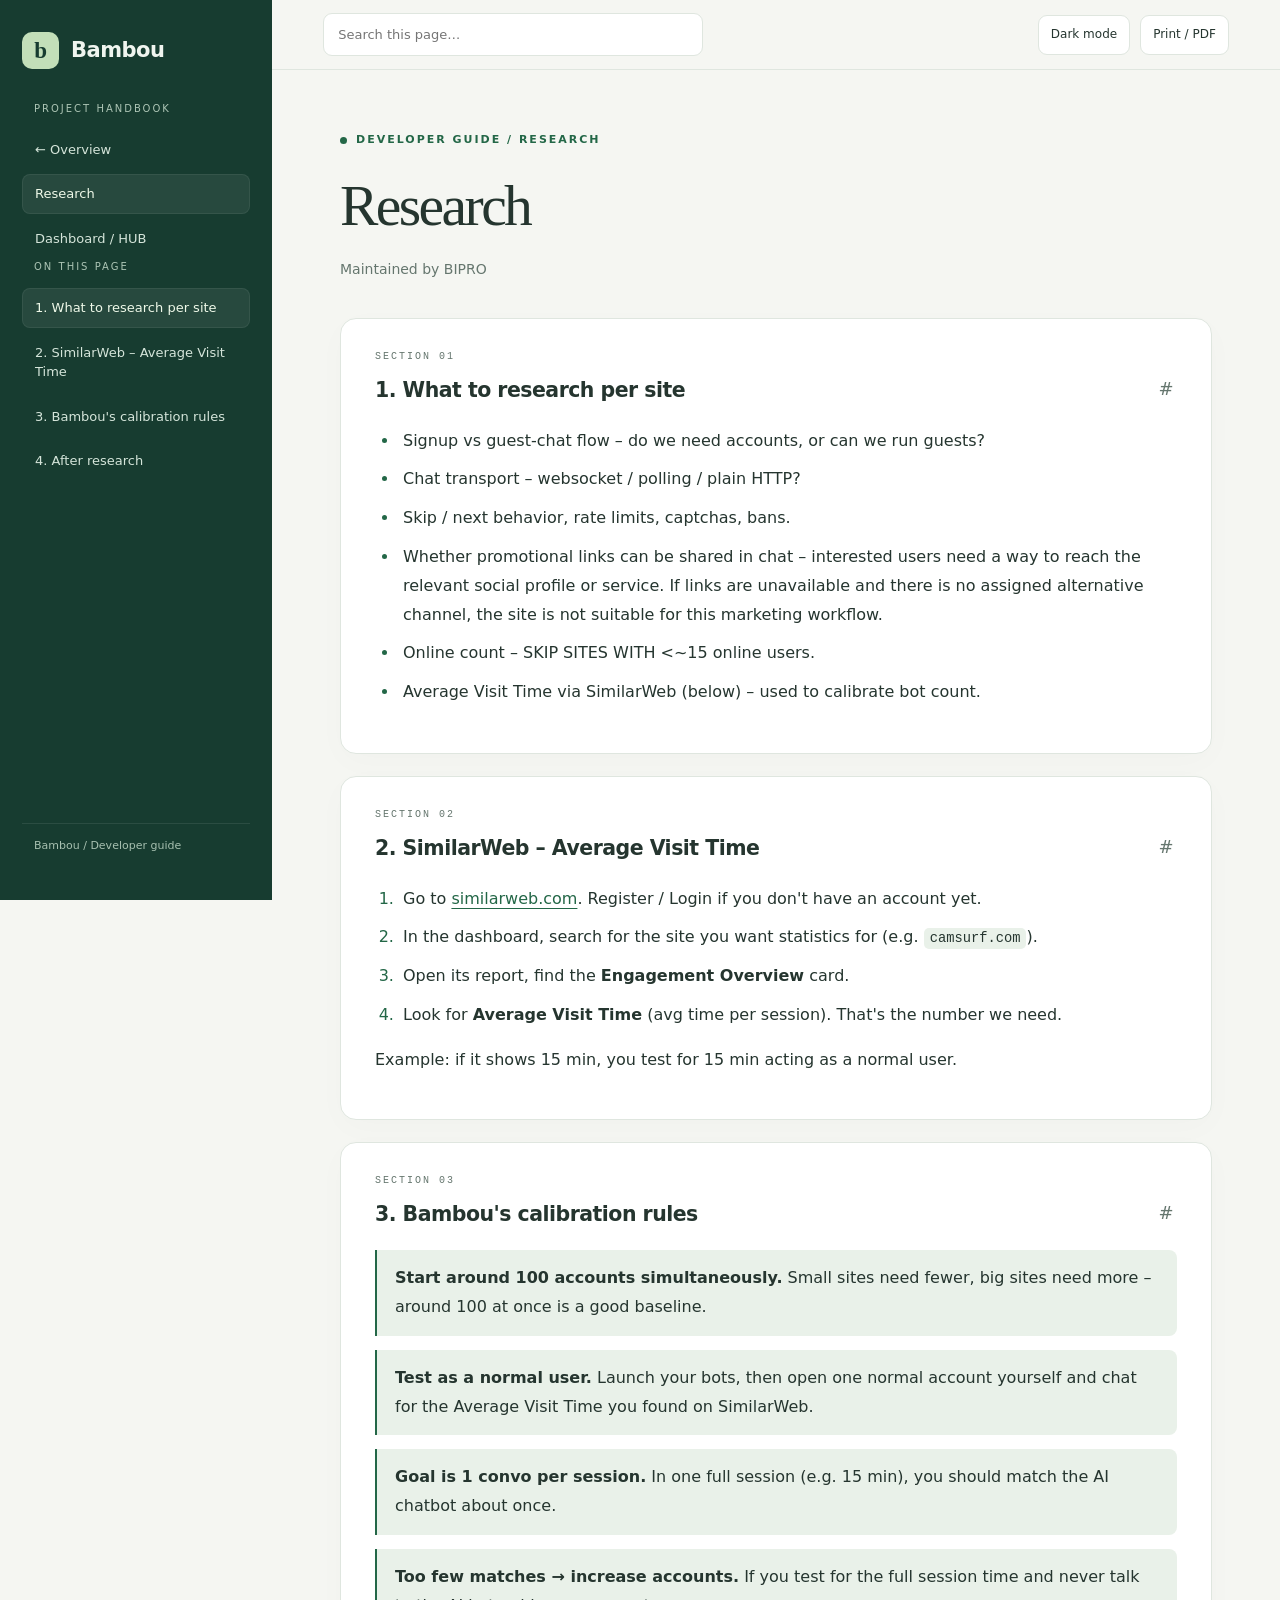
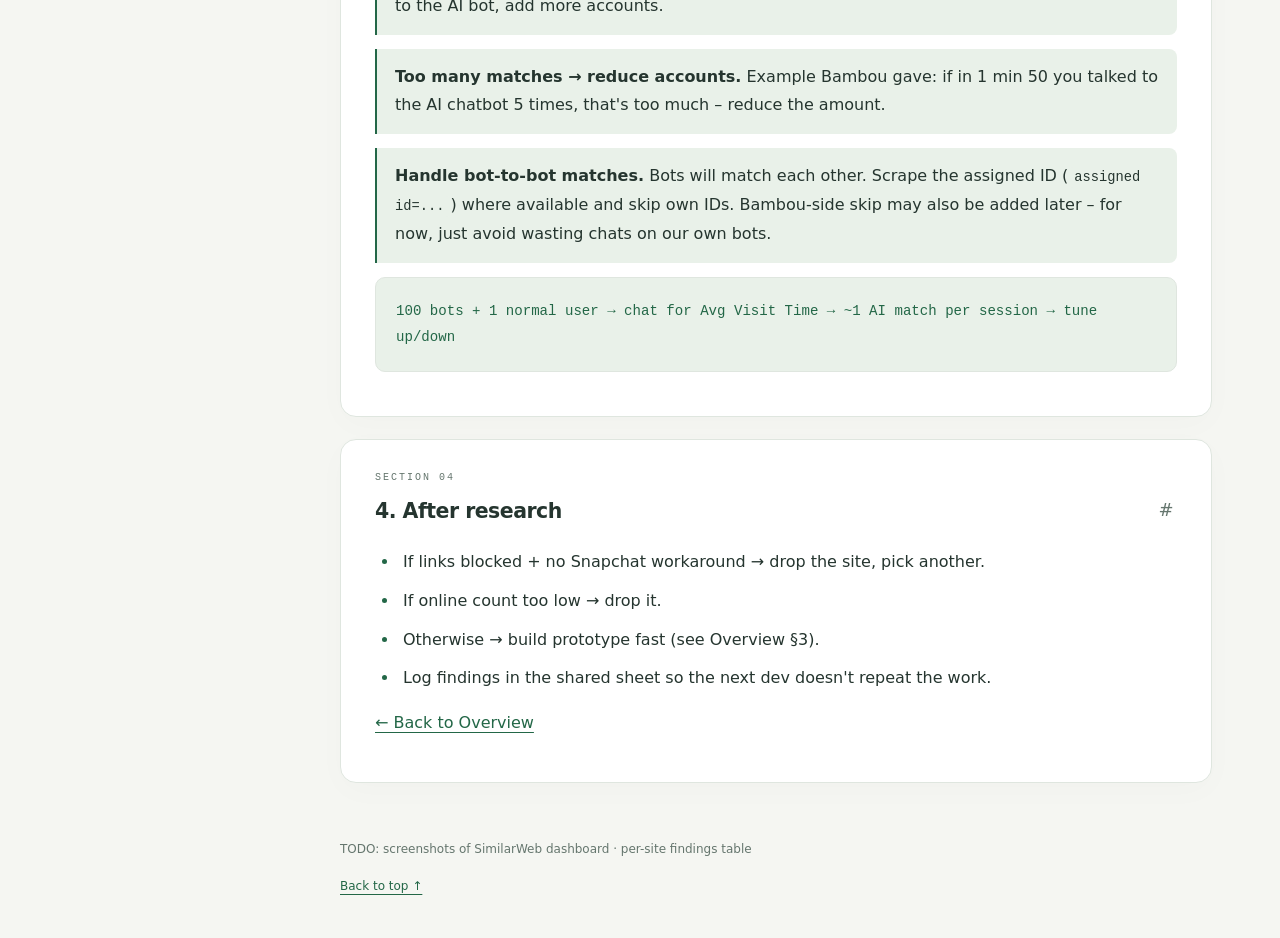
<file: research.html>
<!DOCTYPE html>
<html lang="en">
<head>
<meta charset="utf-8">
<meta name="viewport" content="width=device-width, initial-scale=1">
<title>Research – Bambou Project Onboarding</title>
<meta name="theme-color" content="#173c30">
<link rel="icon" href="favicon.svg" type="image/svg+xml">
<link rel="stylesheet" href="guide.css">
<script src="guide.js" defer></script>
</head>
<body>
<header>
<h1>Research</h1>
<p>Maintained by BIPRO</p>
</header>
<div class="pages">
<a href="index.html">← Overview</a>
<a href="research.html" class="active">Research</a>
<a href="hub.html">Dashboard / HUB</a>
</div>
<main>
<section>
<h2>1. What to research per site</h2>
<ul>
<li>Signup vs guest-chat flow – do we need accounts, or can we run guests?</li>
<li>Chat transport – websocket / polling / plain HTTP?</li>
<li>Skip / next behavior, rate limits, captchas, bans.</li>
<li>Whether promotional links can be shared in chat – interested users need a way to reach the relevant social profile or service. If links are unavailable and there is no assigned alternative channel, the site is not suitable for this marketing workflow.</li>
<li>Online count – SKIP SITES WITH &lt;~15 online users.</li>
<li>Average Visit Time via SimilarWeb (below) – used to calibrate bot count.</li>
</ul>
</section>
<section>
<h2>2. SimilarWeb – Average Visit Time</h2>
<ol>
<li>Go to <a href="https://similarweb.com">similarweb.com</a>. Register / Login if you don't have an account yet.</li>
<li>In the dashboard, search for the site you want statistics for (e.g. <code>camsurf.com</code>).</li>
<li>Open its report, find the <strong>Engagement Overview</strong> card.</li>
<li>Look for <strong>Average Visit Time</strong> (avg time per session). That's the number we need.</li>
</ol>
<p>Example: if it shows 15 min, you test for 15 min acting as a normal user.</p>
</section>
<section>
<h2>3. Bambou's calibration rules</h2>
<div class="rule"><strong>Start around 100 accounts simultaneously.</strong> Small sites need fewer, big sites need more – around 100 at once is a good baseline.</div>
<div class="rule"><strong>Test as a normal user.</strong> Launch your bots, then open one normal account yourself and chat for the Average Visit Time you found on SimilarWeb.</div>
<div class="rule"><strong>Goal is 1 convo per session.</strong> In one full session (e.g. 15 min), you should match the AI chatbot about once.</div>
<div class="rule"><strong>Too few matches → increase accounts.</strong> If you test for the full session time and never talk to the AI bot, add more accounts.</div>
<div class="rule"><strong>Too many matches → reduce accounts.</strong> Example Bambou gave: if in 1 min 50 you talked to the AI chatbot 5 times, that's too much – reduce the amount.</div>
<div class="rule"><strong>Handle bot-to-bot matches.</strong> Bots will match each other. Scrape the assigned ID (<code>assigned id=...</code>) where available and skip own IDs. Bambou-side skip may also be added later – for now, just avoid wasting chats on our own bots.</div>
<pre>100 bots + 1 normal user → chat for Avg Visit Time → ~1 AI match per session → tune up/down</pre>
</section>
<section>
<h2>4. After research</h2>
<ul>
<li>If links blocked + no Snapchat workaround → drop the site, pick another.</li>
<li>If online count too low → drop it.</li>
<li>Otherwise → build prototype fast (see Overview §3).</li>
<li>Log findings in the shared sheet so the next dev doesn't repeat the work.</li>
</ul>
<p><a href="index.html">← Back to Overview</a></p>
</section>
</main>
<footer>TODO: screenshots of SimilarWeb dashboard · per-site findings table</footer>
</body>
</html>
</file>
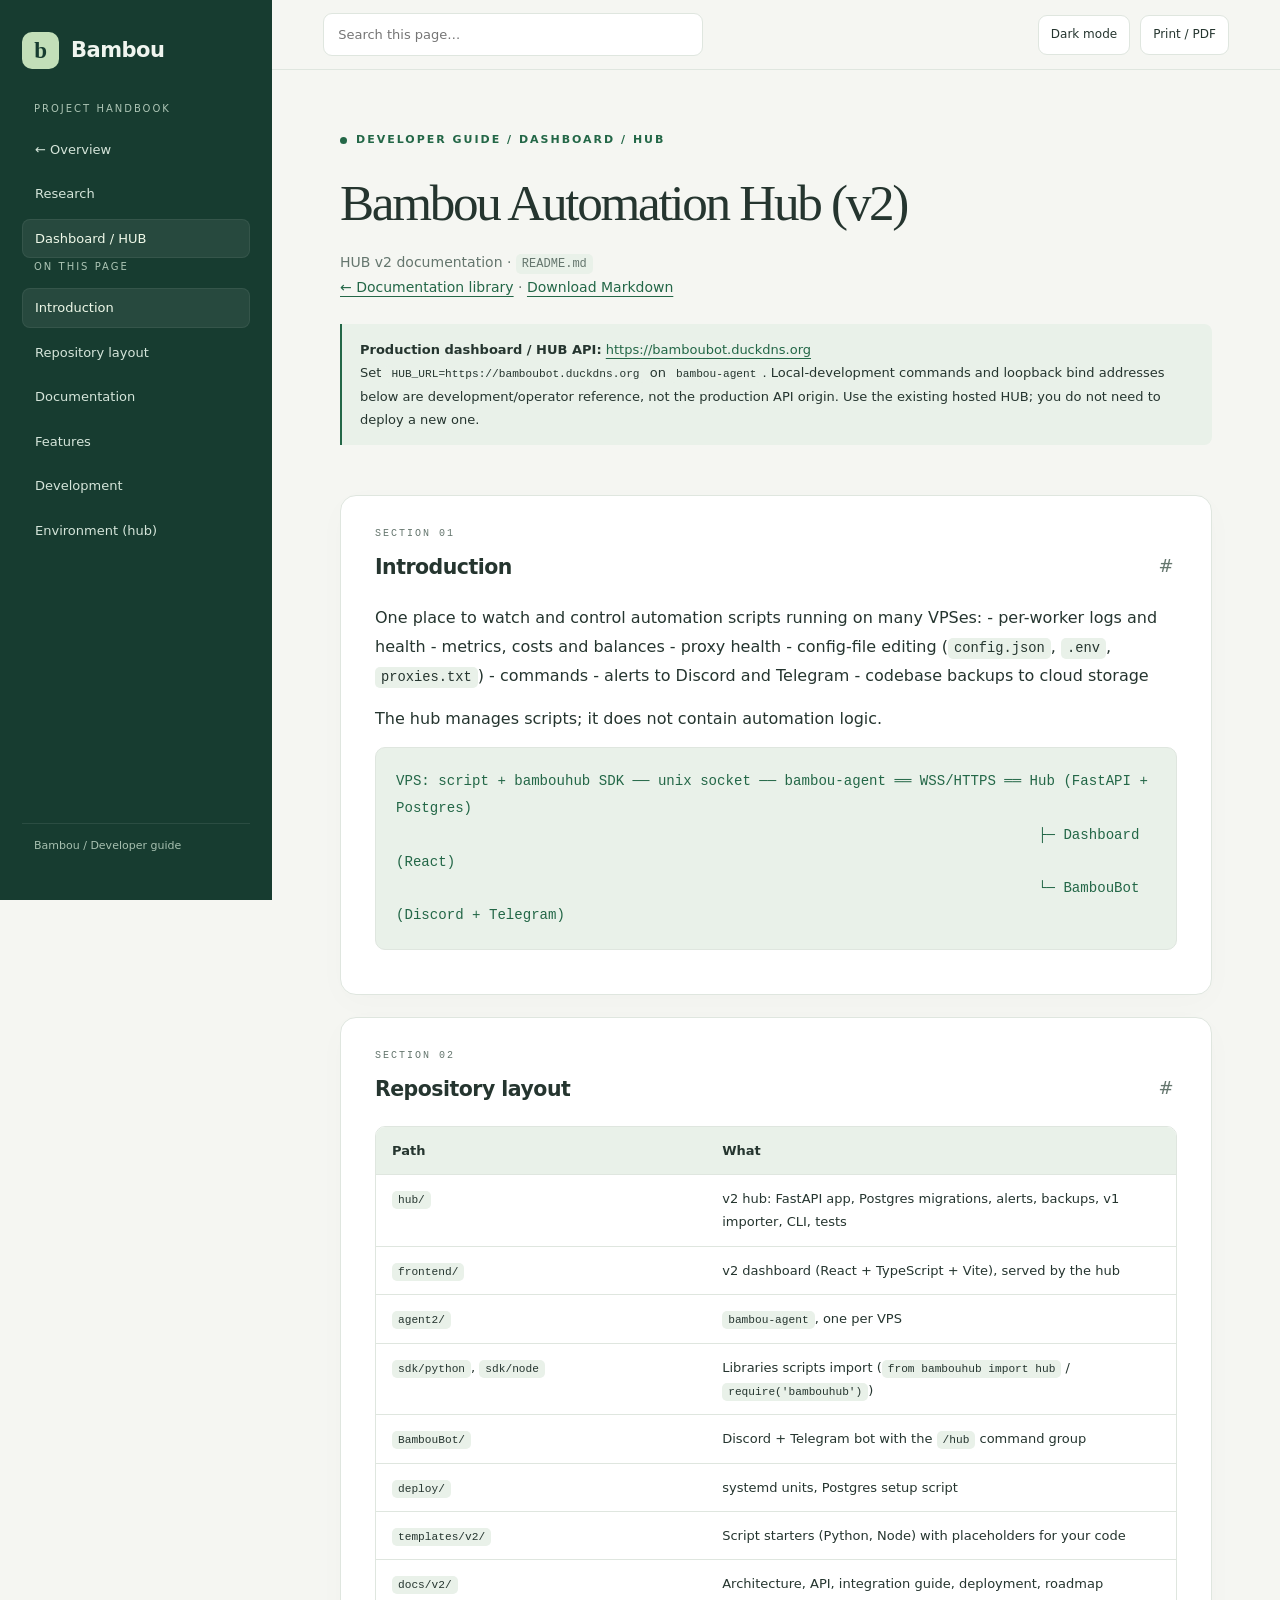
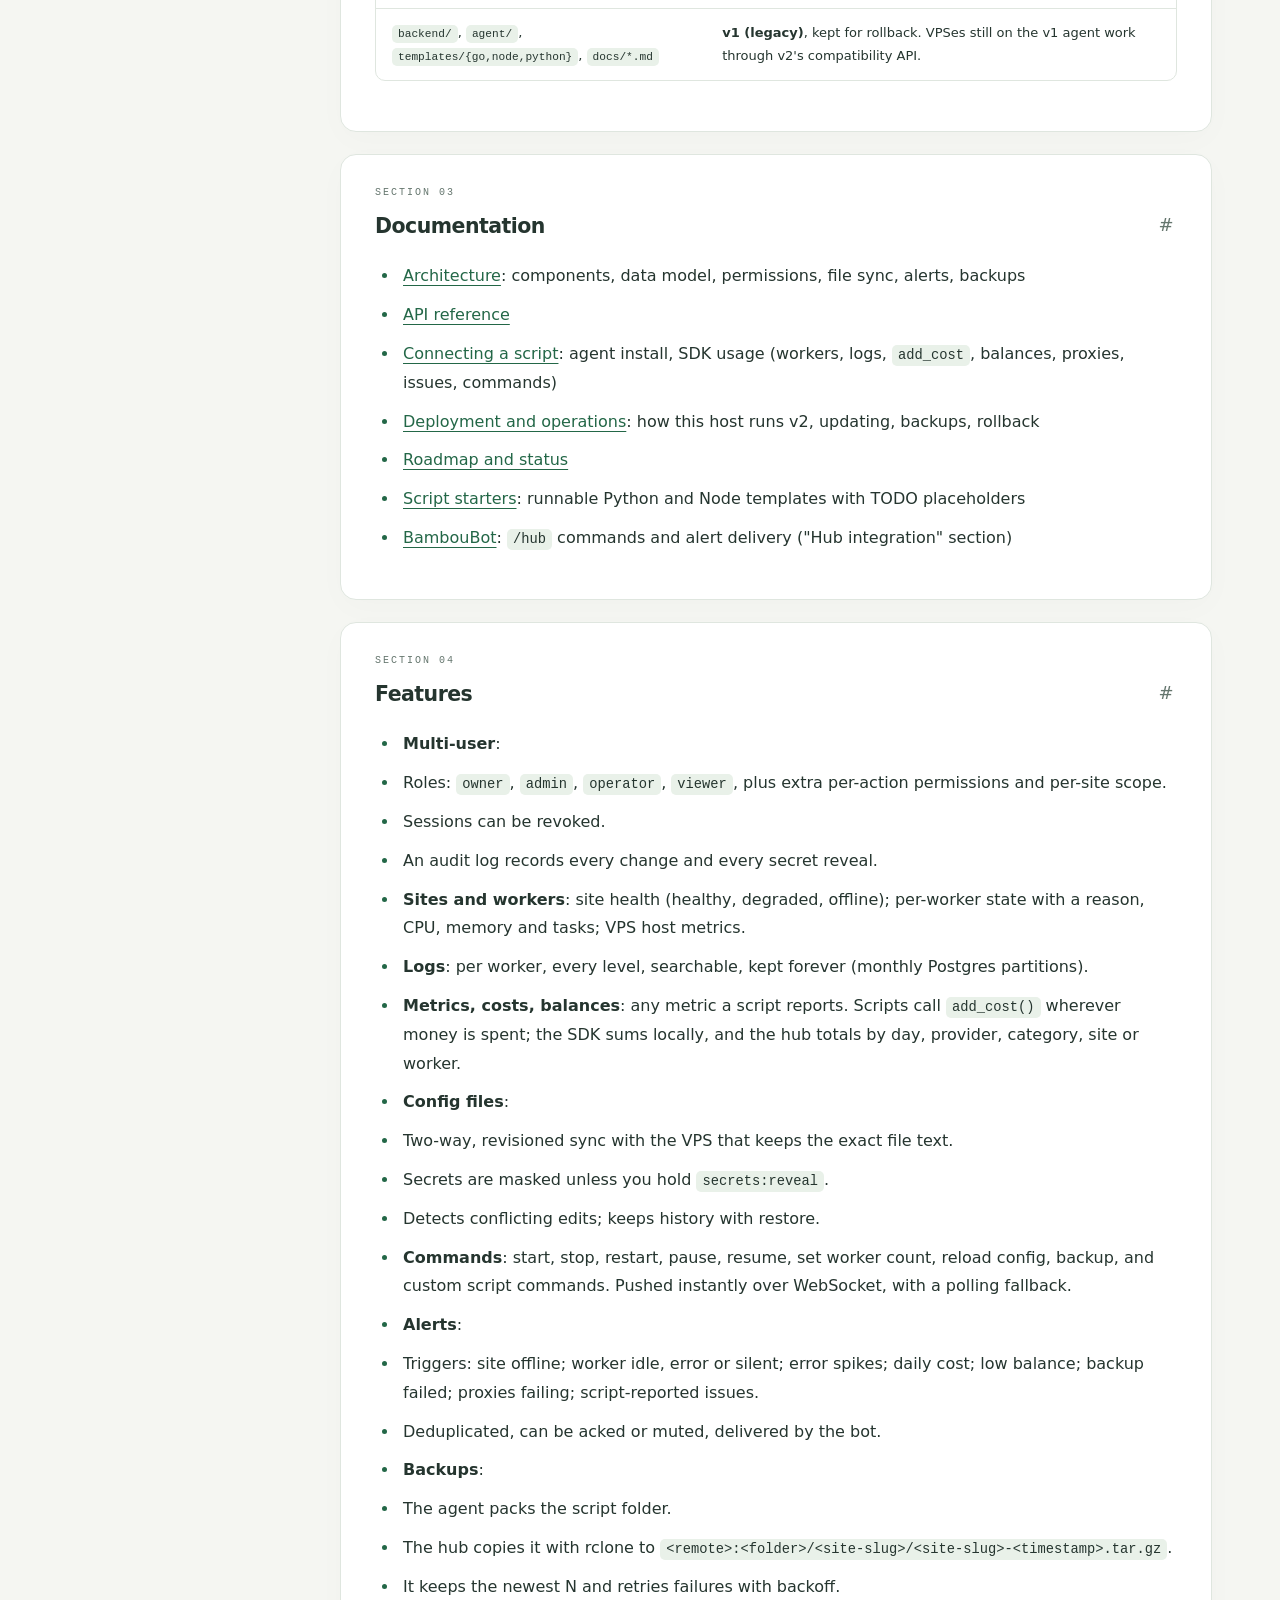
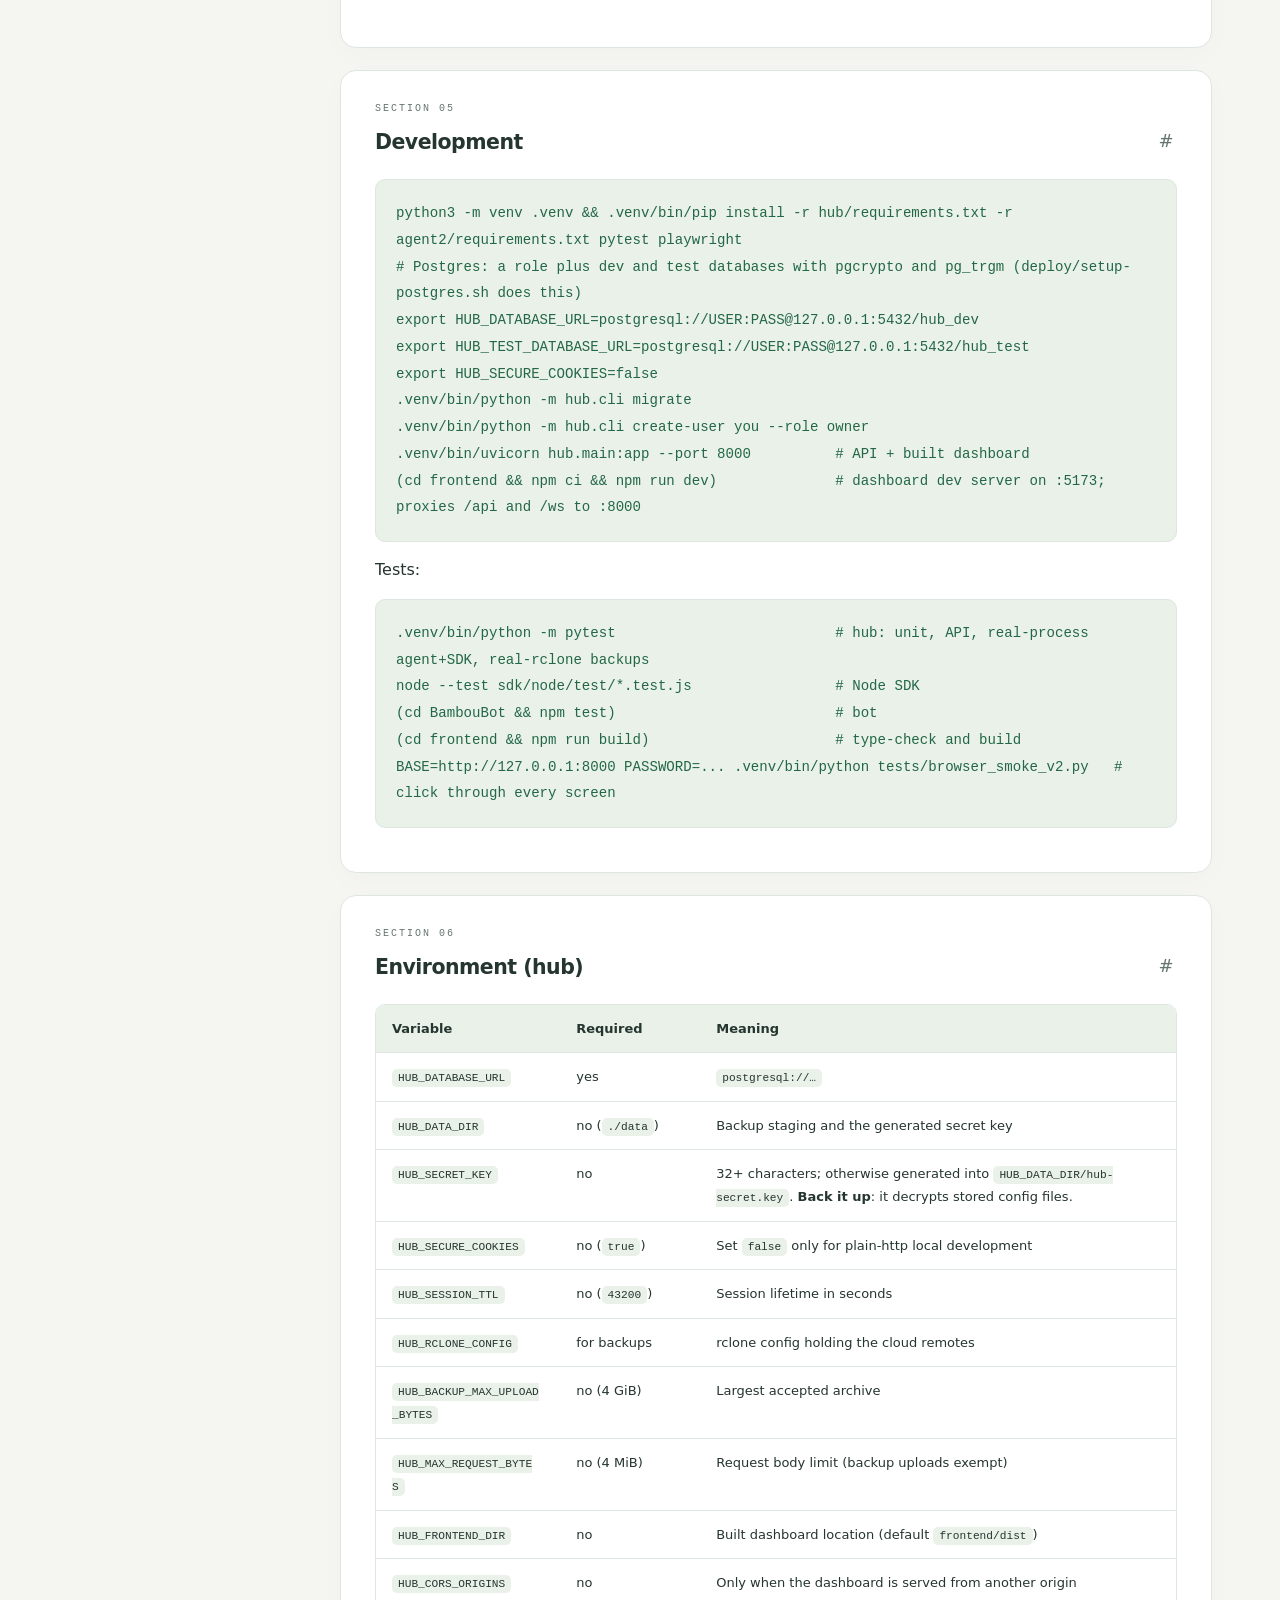
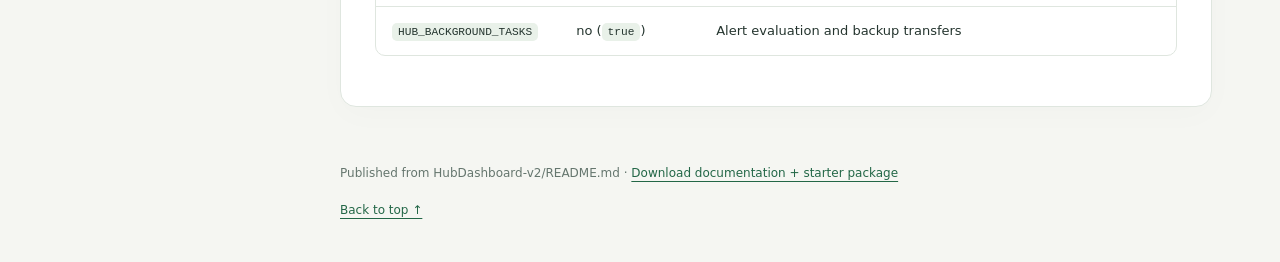
<file: hub-docs/README.html>
<!DOCTYPE html>
<html lang="en"><head><meta charset="utf-8">
<meta name="viewport" content="width=device-width, initial-scale=1">
<meta name="theme-color" content="#173c30">
<title>Bambou Automation Hub (v2) – Bambou HUB Docs</title>
<link rel="icon" href="/favicon.svg" type="image/svg+xml">
<link rel="stylesheet" href="/guide.css"><script src="/guide.js" defer></script>
</head><body data-page="hub" class="reference-doc">
<header><h1>Bambou Automation Hub (v2)</h1><p>HUB v2 documentation · <code>README.md</code></p>
<p><a href="/hub.html#documentation">← Documentation library</a> · <a href="/hub-docs/README.md" download>Download Markdown</a></p>
<div class="rule"><strong>Production dashboard / HUB API:</strong> <a href="https://bamboubot.duckdns.org">https://bamboubot.duckdns.org</a><br>
Set <code>HUB_URL=https://bamboubot.duckdns.org</code> on <code>bambou-agent</code>. Local-development commands and loopback bind addresses below are development/operator reference, not the production API origin. Use the existing hosted HUB; you do not need to deploy a new one.</div></header>
<nav><a href="/index.html">← Overview</a><a href="/research.html">Research</a><a href="/hub.html">Dashboard / HUB</a></nav>
<main><section id="introduction"><h2>Introduction</h2><p>One place to watch and control automation scripts running on many VPSes:
- per-worker logs and health
- metrics, costs and balances
- proxy health
- config-file editing (<code>config.json</code>, <code>.env</code>, <code>proxies.txt</code>)
- commands
- alerts to Discord and Telegram
- codebase backups to cloud storage</p>
<p>The hub manages scripts; it does not contain automation logic.</p>
<pre><code>VPS: script + bambouhub SDK ── unix socket ── bambou-agent ══ WSS/HTTPS ══ Hub (FastAPI + Postgres)
                                                                            ├─ Dashboard (React)
                                                                            └─ BambouBot (Discord + Telegram)
</code></pre>
</section><section id="repository-layout"><h2>Repository layout</h2>
<div aria-label="Reference table" class="table-scroll" role="region" tabindex="0"><table>
<thead>
<tr>
<th>Path</th>
<th>What</th>
</tr>
</thead>
<tbody>
<tr>
<td><code>hub/</code></td>
<td>v2 hub: FastAPI app, Postgres migrations, alerts, backups, v1 importer, CLI, tests</td>
</tr>
<tr>
<td><code>frontend/</code></td>
<td>v2 dashboard (React + TypeScript + Vite), served by the hub</td>
</tr>
<tr>
<td><code>agent2/</code></td>
<td><code>bambou-agent</code>, one per VPS</td>
</tr>
<tr>
<td><code>sdk/python</code>, <code>sdk/node</code></td>
<td>Libraries scripts import (<code>from bambouhub import hub</code> / <code>require('bambouhub')</code>)</td>
</tr>
<tr>
<td><code>BambouBot/</code></td>
<td>Discord + Telegram bot with the <code>/hub</code> command group</td>
</tr>
<tr>
<td><code>deploy/</code></td>
<td>systemd units, Postgres setup script</td>
</tr>
<tr>
<td><code>templates/v2/</code></td>
<td>Script starters (Python, Node) with placeholders for your code</td>
</tr>
<tr>
<td><code>docs/v2/</code></td>
<td>Architecture, API, integration guide, deployment, roadmap</td>
</tr>
<tr>
<td><code>backend/</code>, <code>agent/</code>, <code>templates/{go,node,python}</code>, <code>docs/*.md</code></td>
<td><strong>v1 (legacy)</strong>, kept for rollback. VPSes still on the v1 agent work through v2's compatibility API.</td>
</tr>
</tbody>
</table></div>
</section><section id="documentation"><h2>Documentation</h2>
<ul>
<li><a href="/hub-docs/docs/v2/ARCHITECTURE.html">Architecture</a>: components, data model, permissions, file sync, alerts, backups</li>
<li><a href="/hub-docs/docs/v2/API.html">API reference</a></li>
<li><a href="/hub-docs/docs/v2/INTEGRATION.html">Connecting a script</a>: agent install, SDK usage (workers, logs, <code>add_cost</code>, balances, proxies, issues, commands)</li>
<li><a href="/hub-docs/docs/v2/DEPLOYMENT.html">Deployment and operations</a>: how this host runs v2, updating, backups, rollback</li>
<li><a href="/hub-docs/docs/v2/ROADMAP.html">Roadmap and status</a></li>
<li><a href="/hub-docs/templates/v2/README.html">Script starters</a>: runnable Python and Node templates with TODO placeholders</li>
<li><a href="/hub-docs/BambouBot/README.html">BambouBot</a>: <code>/hub</code> commands and alert delivery ("Hub integration" section)</li>
</ul>
</section><section id="features"><h2>Features</h2>
<ul>
<li><strong>Multi-user</strong>:</li>
<li>Roles: <code>owner</code>, <code>admin</code>, <code>operator</code>, <code>viewer</code>, plus extra per-action permissions and per-site scope.</li>
<li>Sessions can be revoked.</li>
<li>An audit log records every change and every secret reveal.</li>
<li><strong>Sites and workers</strong>: site health (healthy, degraded, offline); per-worker state with a reason, CPU, memory and tasks; VPS host metrics.</li>
<li><strong>Logs</strong>: per worker, every level, searchable, kept forever (monthly Postgres partitions).</li>
<li><strong>Metrics, costs, balances</strong>: any metric a script reports. Scripts call <code>add_cost()</code> wherever money is spent; the SDK sums locally, and the hub totals by day, provider, category, site or worker.</li>
<li><strong>Config files</strong>:</li>
<li>Two-way, revisioned sync with the VPS that keeps the exact file text.</li>
<li>Secrets are masked unless you hold <code>secrets:reveal</code>.</li>
<li>Detects conflicting edits; keeps history with restore.</li>
<li><strong>Commands</strong>: start, stop, restart, pause, resume, set worker count, reload config, backup, and custom script commands. Pushed instantly over WebSocket, with a polling fallback.</li>
<li><strong>Alerts</strong>:</li>
<li>Triggers: site offline; worker idle, error or silent; error spikes; daily cost; low balance; backup failed; proxies failing; script-reported issues.</li>
<li>Deduplicated, can be acked or muted, delivered by the bot.</li>
<li><strong>Backups</strong>:</li>
<li>The agent packs the script folder.</li>
<li>The hub copies it with rclone to <code>&lt;remote&gt;:&lt;folder&gt;/&lt;site-slug&gt;/&lt;site-slug&gt;-&lt;timestamp&gt;.tar.gz</code>.</li>
<li>It keeps the newest N and retries failures with backoff.</li>
</ul>
</section><section id="development"><h2>Development</h2>
<pre><code class="language-bash">python3 -m venv .venv &amp;&amp; .venv/bin/pip install -r hub/requirements.txt -r agent2/requirements.txt pytest playwright
# Postgres: a role plus dev and test databases with pgcrypto and pg_trgm (deploy/setup-postgres.sh does this)
export HUB_DATABASE_URL=postgresql://USER:PASS@127.0.0.1:5432/hub_dev
export HUB_TEST_DATABASE_URL=postgresql://USER:PASS@127.0.0.1:5432/hub_test
export HUB_SECURE_COOKIES=false
.venv/bin/python -m hub.cli migrate
.venv/bin/python -m hub.cli create-user you --role owner
.venv/bin/uvicorn hub.main:app --port 8000          # API + built dashboard
(cd frontend &amp;&amp; npm ci &amp;&amp; npm run dev)              # dashboard dev server on :5173; proxies /api and /ws to :8000
</code></pre>
<p>Tests:</p>
<pre><code class="language-bash">.venv/bin/python -m pytest                          # hub: unit, API, real-process agent+SDK, real-rclone backups
node --test sdk/node/test/*.test.js                 # Node SDK
(cd BambouBot &amp;&amp; npm test)                          # bot
(cd frontend &amp;&amp; npm run build)                      # type-check and build
BASE=http://127.0.0.1:8000 PASSWORD=... .venv/bin/python tests/browser_smoke_v2.py   # click through every screen
</code></pre>
</section><section id="environment-hub"><h2>Environment (hub)</h2>
<div aria-label="Reference table" class="table-scroll" role="region" tabindex="0"><table>
<thead>
<tr>
<th>Variable</th>
<th>Required</th>
<th>Meaning</th>
</tr>
</thead>
<tbody>
<tr>
<td><code>HUB_DATABASE_URL</code></td>
<td>yes</td>
<td><code>postgresql://…</code></td>
</tr>
<tr>
<td><code>HUB_DATA_DIR</code></td>
<td>no (<code>./data</code>)</td>
<td>Backup staging and the generated secret key</td>
</tr>
<tr>
<td><code>HUB_SECRET_KEY</code></td>
<td>no</td>
<td>32+ characters; otherwise generated into <code>HUB_DATA_DIR/hub-secret.key</code>. <strong>Back it up</strong>: it decrypts stored config files.</td>
</tr>
<tr>
<td><code>HUB_SECURE_COOKIES</code></td>
<td>no (<code>true</code>)</td>
<td>Set <code>false</code> only for plain-http local development</td>
</tr>
<tr>
<td><code>HUB_SESSION_TTL</code></td>
<td>no (<code>43200</code>)</td>
<td>Session lifetime in seconds</td>
</tr>
<tr>
<td><code>HUB_RCLONE_CONFIG</code></td>
<td>for backups</td>
<td>rclone config holding the cloud remotes</td>
</tr>
<tr>
<td><code>HUB_BACKUP_MAX_UPLOAD_BYTES</code></td>
<td>no (4 GiB)</td>
<td>Largest accepted archive</td>
</tr>
<tr>
<td><code>HUB_MAX_REQUEST_BYTES</code></td>
<td>no (4 MiB)</td>
<td>Request body limit (backup uploads exempt)</td>
</tr>
<tr>
<td><code>HUB_FRONTEND_DIR</code></td>
<td>no</td>
<td>Built dashboard location (default <code>frontend/dist</code>)</td>
</tr>
<tr>
<td><code>HUB_CORS_ORIGINS</code></td>
<td>no</td>
<td>Only when the dashboard is served from another origin</td>
</tr>
<tr>
<td><code>HUB_BACKGROUND_TASKS</code></td>
<td>no (<code>true</code>)</td>
<td>Alert evaluation and backup transfers</td>
</tr>
</tbody>
</table></div></section></main>
<footer>Published from HubDashboard-v2/README.md · <a href="/downloads/hub-starters.zip" download>Download documentation + starter package</a></footer>
</body></html>
</file>
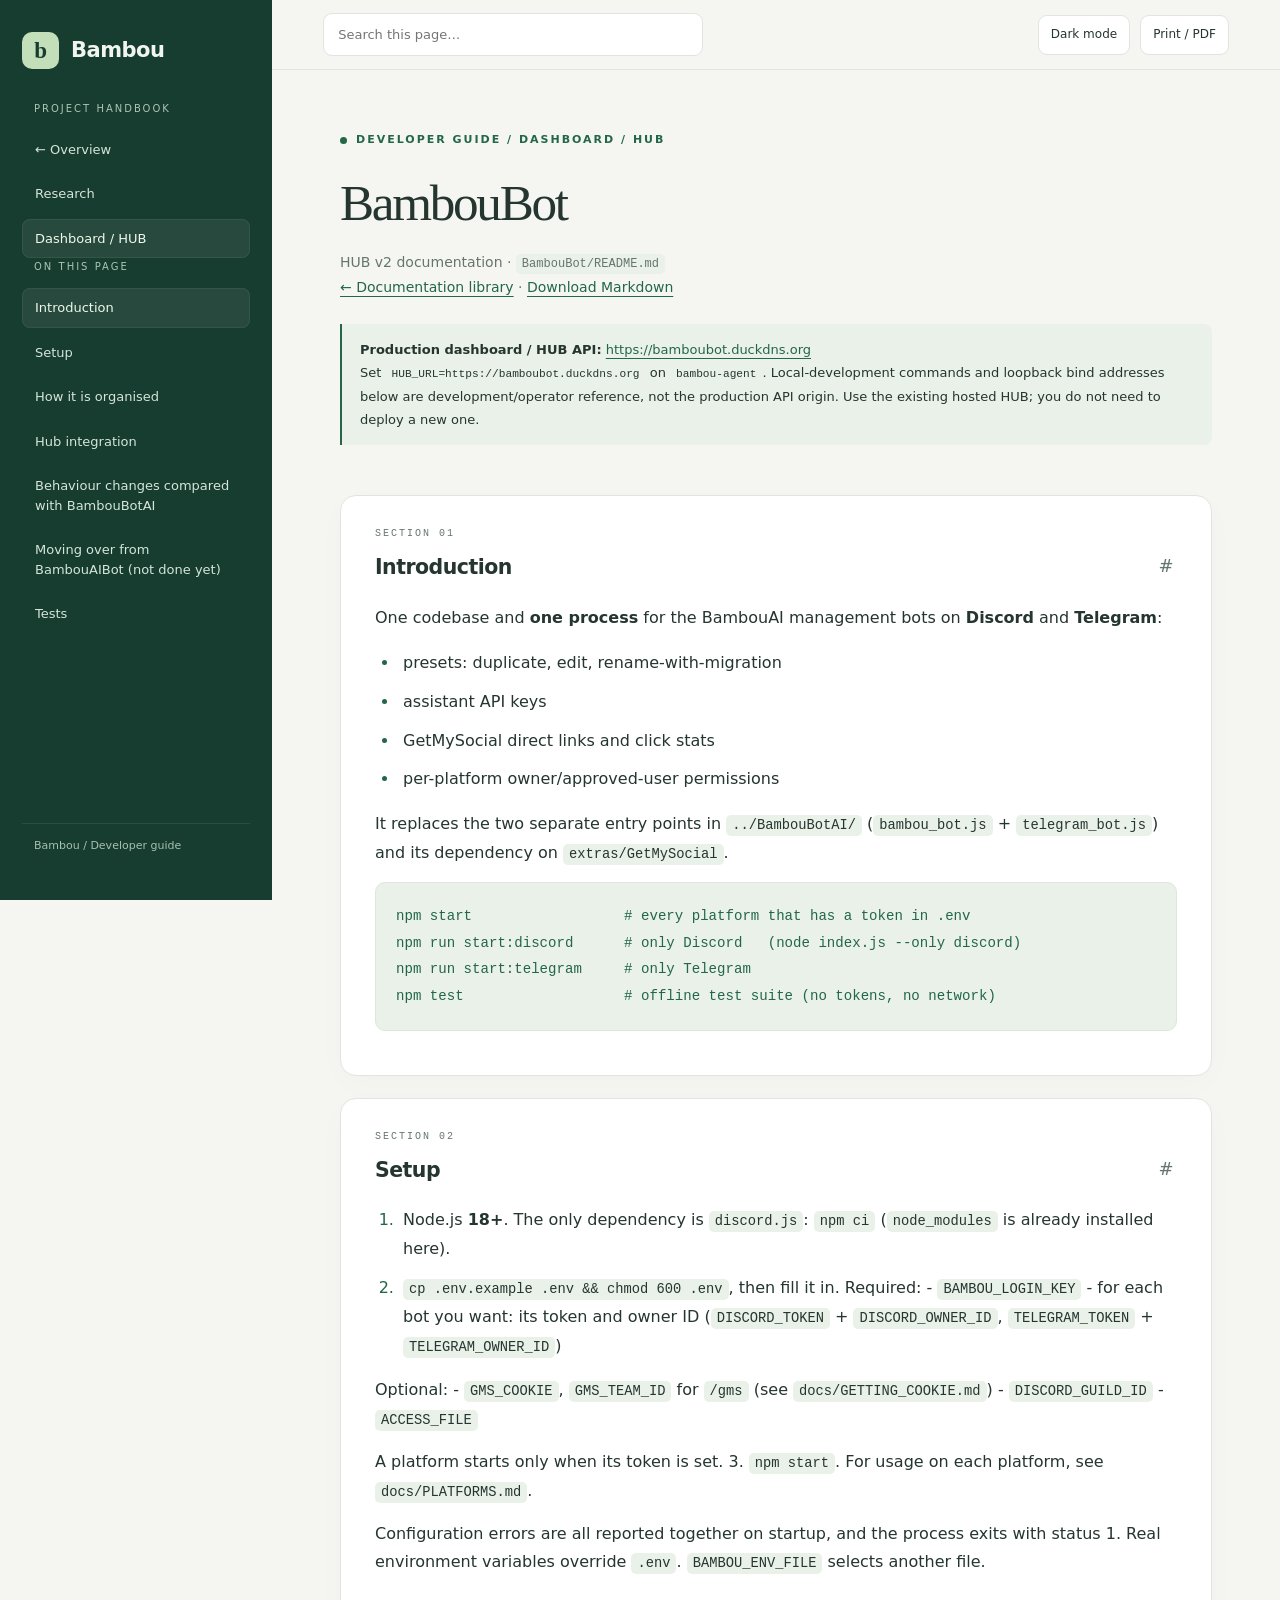
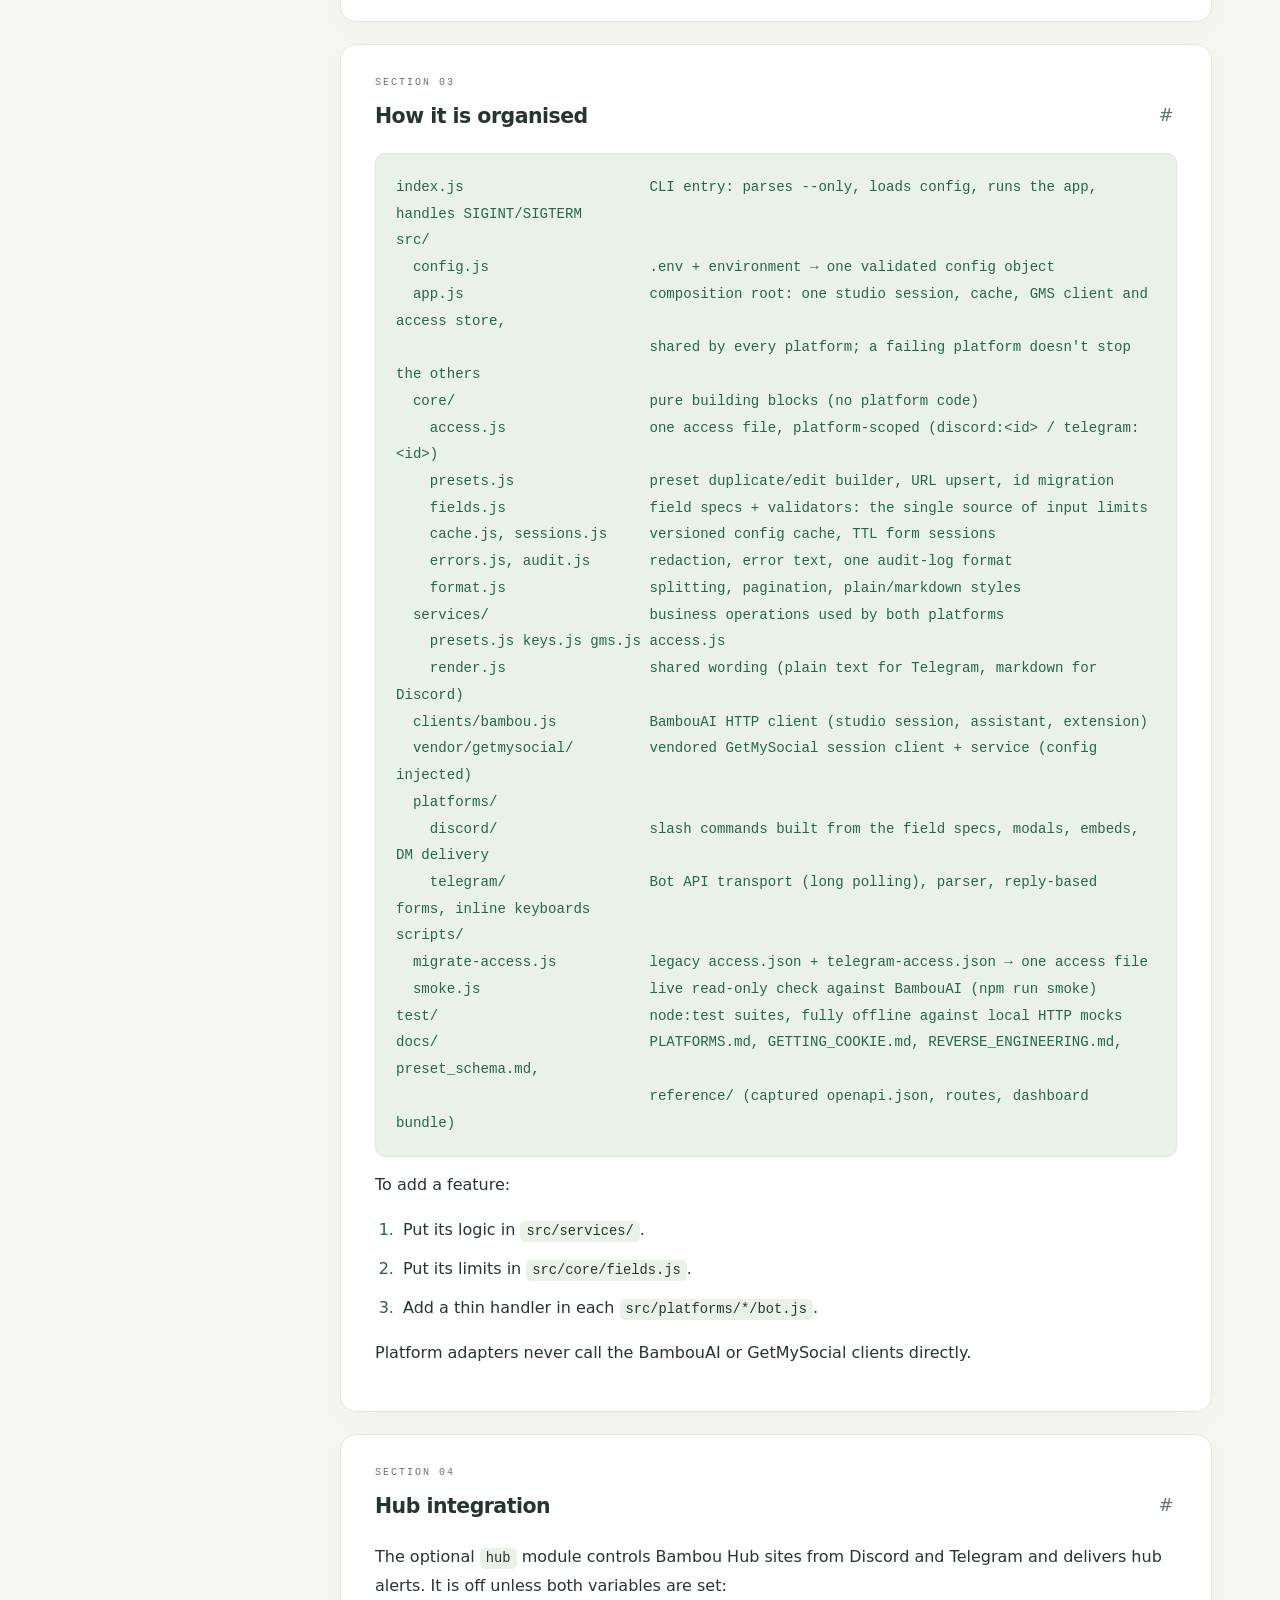
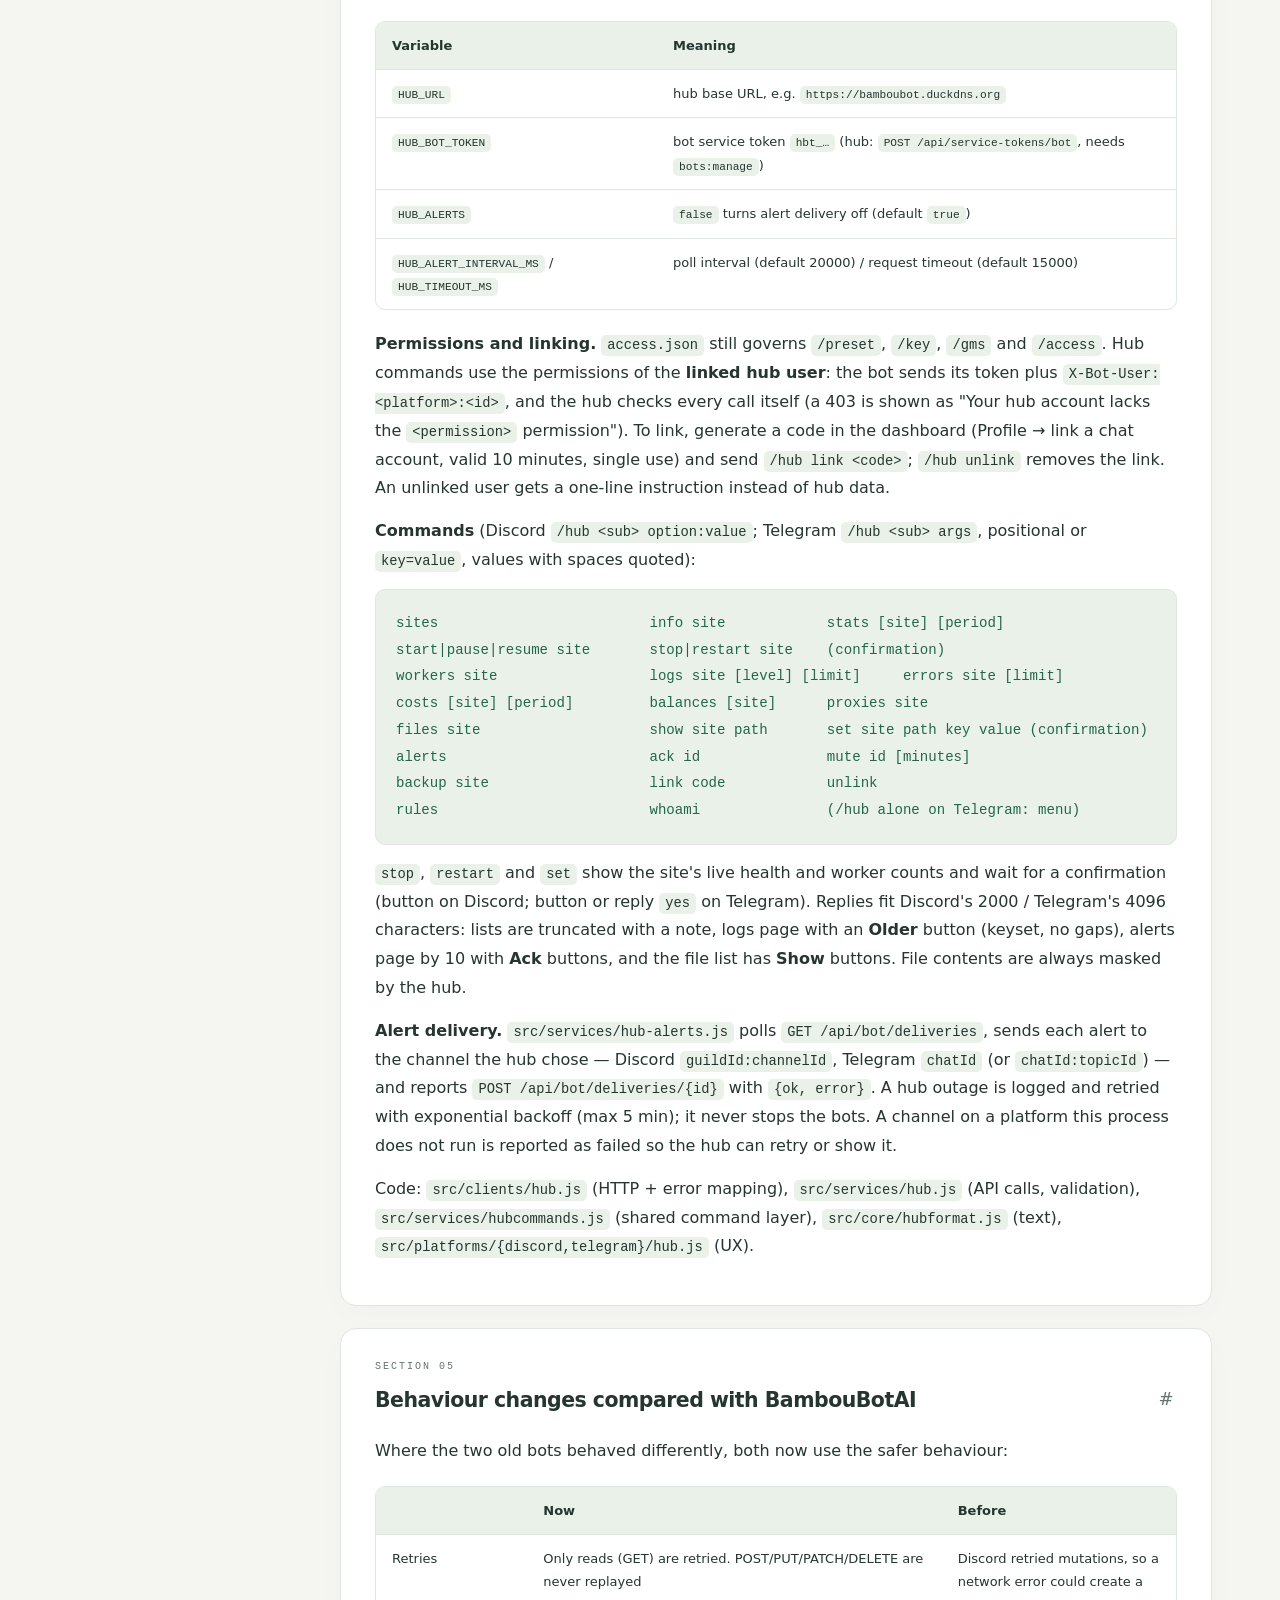
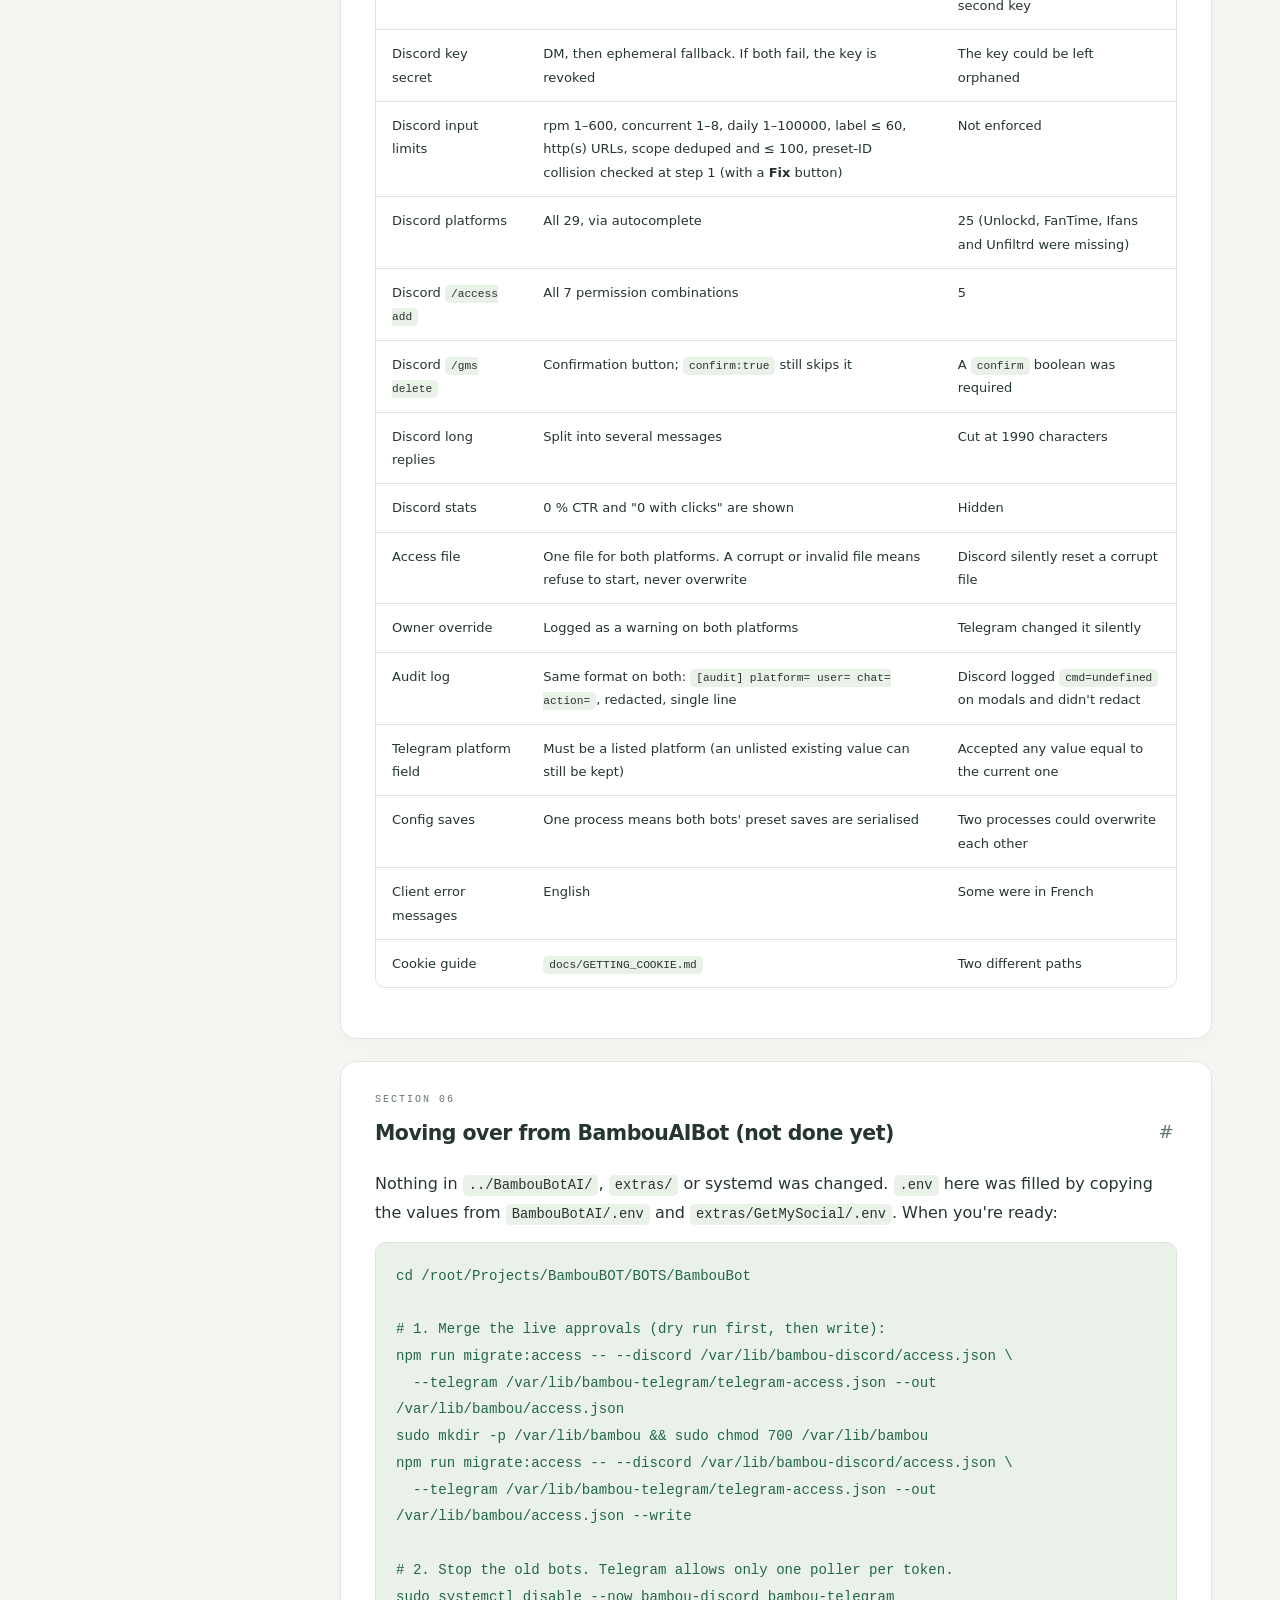
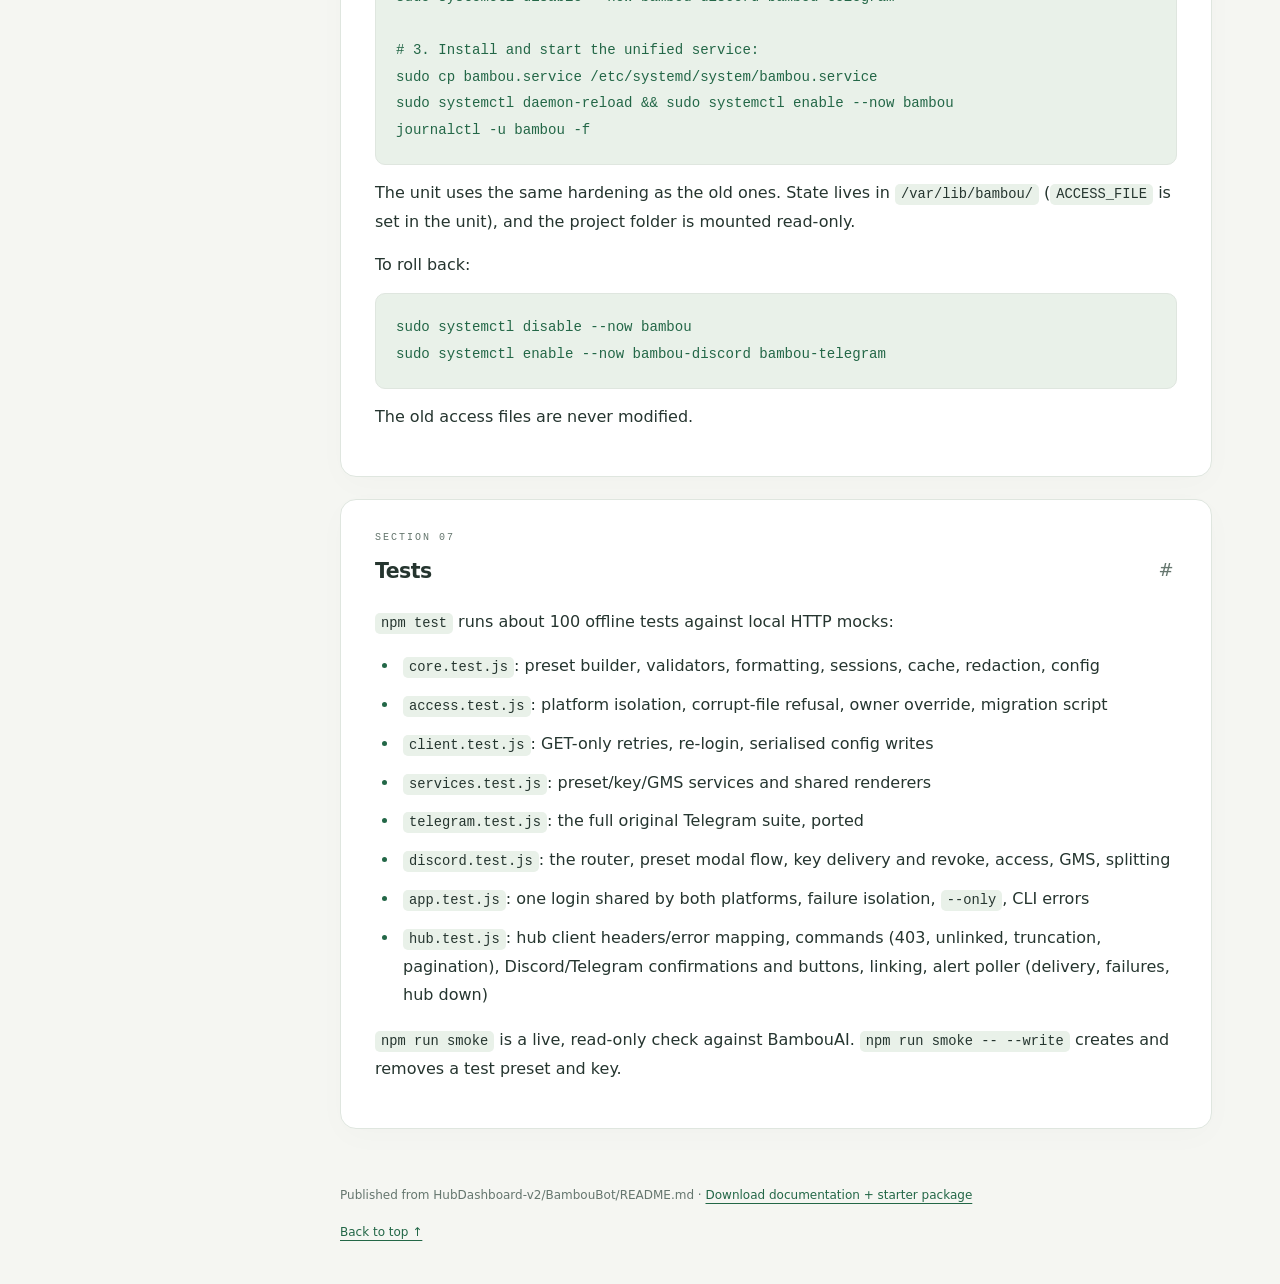
<file: hub-docs/BambouBot/README.html>
<!DOCTYPE html>
<html lang="en"><head><meta charset="utf-8">
<meta name="viewport" content="width=device-width, initial-scale=1">
<meta name="theme-color" content="#173c30">
<title>BambouBot – Bambou HUB Docs</title>
<link rel="icon" href="/favicon.svg" type="image/svg+xml">
<link rel="stylesheet" href="/guide.css"><script src="/guide.js" defer></script>
</head><body data-page="hub" class="reference-doc">
<header><h1>BambouBot</h1><p>HUB v2 documentation · <code>BambouBot/README.md</code></p>
<p><a href="/hub.html#documentation">← Documentation library</a> · <a href="/hub-docs/BambouBot/README.md" download>Download Markdown</a></p>
<div class="rule"><strong>Production dashboard / HUB API:</strong> <a href="https://bamboubot.duckdns.org">https://bamboubot.duckdns.org</a><br>
Set <code>HUB_URL=https://bamboubot.duckdns.org</code> on <code>bambou-agent</code>. Local-development commands and loopback bind addresses below are development/operator reference, not the production API origin. Use the existing hosted HUB; you do not need to deploy a new one.</div></header>
<nav><a href="/index.html">← Overview</a><a href="/research.html">Research</a><a href="/hub.html">Dashboard / HUB</a></nav>
<main><section id="introduction"><h2>Introduction</h2><p>One codebase and <strong>one process</strong> for the BambouAI management bots on <strong>Discord</strong> and
<strong>Telegram</strong>:</p>
<ul>
<li>presets: duplicate, edit, rename-with-migration</li>
<li>assistant API keys</li>
<li>GetMySocial direct links and click stats</li>
<li>per-platform owner/approved-user permissions</li>
</ul>
<p>It replaces the two separate entry points in <code>../BambouBotAI/</code> (<code>bambou_bot.js</code> +
<code>telegram_bot.js</code>) and its dependency on <code>extras/GetMySocial</code>.</p>
<pre><code class="language-bash">npm start                  # every platform that has a token in .env
npm run start:discord      # only Discord   (node index.js --only discord)
npm run start:telegram     # only Telegram
npm test                   # offline test suite (no tokens, no network)
</code></pre>
</section><section id="setup"><h2>Setup</h2>
<ol>
<li>Node.js <strong>18+</strong>. The only dependency is <code>discord.js</code>:
   <code>npm ci</code> (<code>node_modules</code> is already installed here).</li>
<li><code>cp .env.example .env &amp;&amp; chmod 600 .env</code>, then fill it in. Required:
   - <code>BAMBOU_LOGIN_KEY</code>
   - for each bot you want: its token and owner ID (<code>DISCORD_TOKEN</code> + <code>DISCORD_OWNER_ID</code>, <code>TELEGRAM_TOKEN</code> + <code>TELEGRAM_OWNER_ID</code>)</li>
</ol>
<p>Optional:
   - <code>GMS_COOKIE</code>, <code>GMS_TEAM_ID</code> for <code>/gms</code> (see <code>docs/GETTING_COOKIE.md</code>)
   - <code>DISCORD_GUILD_ID</code>
   - <code>ACCESS_FILE</code></p>
<p>A platform starts only when its token is set.
3. <code>npm start</code>. For usage on each platform, see <code>docs/PLATFORMS.md</code>.</p>
<p>Configuration errors are all reported together on startup, and the process exits
with status 1. Real environment variables override <code>.env</code>. <code>BAMBOU_ENV_FILE</code>
selects another file.</p>
</section><section id="how-it-is-organised"><h2>How it is organised</h2>
<pre><code>index.js                      CLI entry: parses --only, loads config, runs the app, handles SIGINT/SIGTERM
src/
  config.js                   .env + environment → one validated config object
  app.js                      composition root: one studio session, cache, GMS client and access store,
                              shared by every platform; a failing platform doesn't stop the others
  core/                       pure building blocks (no platform code)
    access.js                 one access file, platform-scoped (discord:&lt;id&gt; / telegram:&lt;id&gt;)
    presets.js                preset duplicate/edit builder, URL upsert, id migration
    fields.js                 field specs + validators: the single source of input limits
    cache.js, sessions.js     versioned config cache, TTL form sessions
    errors.js, audit.js       redaction, error text, one audit-log format
    format.js                 splitting, pagination, plain/markdown styles
  services/                   business operations used by both platforms
    presets.js keys.js gms.js access.js
    render.js                 shared wording (plain text for Telegram, markdown for Discord)
  clients/bambou.js           BambouAI HTTP client (studio session, assistant, extension)
  vendor/getmysocial/         vendored GetMySocial session client + service (config injected)
  platforms/
    discord/                  slash commands built from the field specs, modals, embeds, DM delivery
    telegram/                 Bot API transport (long polling), parser, reply-based forms, inline keyboards
scripts/
  migrate-access.js           legacy access.json + telegram-access.json → one access file
  smoke.js                    live read-only check against BambouAI (npm run smoke)
test/                         node:test suites, fully offline against local HTTP mocks
docs/                         PLATFORMS.md, GETTING_COOKIE.md, REVERSE_ENGINEERING.md, preset_schema.md,
                              reference/ (captured openapi.json, routes, dashboard bundle)
</code></pre>
<p>To add a feature:</p>
<ol>
<li>Put its logic in <code>src/services/</code>.</li>
<li>Put its limits in <code>src/core/fields.js</code>.</li>
<li>Add a thin handler in each <code>src/platforms/*/bot.js</code>.</li>
</ol>
<p>Platform adapters never call the BambouAI or GetMySocial clients directly.</p>
</section><section id="hub-integration"><h2>Hub integration</h2>
<p>The optional <code>hub</code> module controls Bambou Hub sites from Discord and Telegram and
delivers hub alerts. It is off unless both variables are set:</p>
<div aria-label="Reference table" class="table-scroll" role="region" tabindex="0"><table>
<thead>
<tr>
<th>Variable</th>
<th>Meaning</th>
</tr>
</thead>
<tbody>
<tr>
<td><code>HUB_URL</code></td>
<td>hub base URL, e.g. <code>https://bamboubot.duckdns.org</code></td>
</tr>
<tr>
<td><code>HUB_BOT_TOKEN</code></td>
<td>bot service token <code>hbt_…</code> (hub: <code>POST /api/service-tokens/bot</code>, needs <code>bots:manage</code>)</td>
</tr>
<tr>
<td><code>HUB_ALERTS</code></td>
<td><code>false</code> turns alert delivery off (default <code>true</code>)</td>
</tr>
<tr>
<td><code>HUB_ALERT_INTERVAL_MS</code> / <code>HUB_TIMEOUT_MS</code></td>
<td>poll interval (default 20000) / request timeout (default 15000)</td>
</tr>
</tbody>
</table></div>
<p><strong>Permissions and linking.</strong> <code>access.json</code> still governs <code>/preset</code>, <code>/key</code>, <code>/gms</code> and
<code>/access</code>. Hub commands use the permissions of the <strong>linked hub user</strong>: the bot sends
its token plus <code>X-Bot-User: &lt;platform&gt;:&lt;id&gt;</code>, and the hub checks every call itself
(a 403 is shown as "Your hub account lacks the <code>&lt;permission&gt;</code> permission").
To link, generate a code in the dashboard (Profile → link a chat account, valid 10
minutes, single use) and send <code>/hub link &lt;code&gt;</code>; <code>/hub unlink</code> removes the link.
An unlinked user gets a one-line instruction instead of hub data.</p>
<p><strong>Commands</strong> (Discord <code>/hub &lt;sub&gt; option:value</code>; Telegram <code>/hub &lt;sub&gt; args</code>, positional
or <code>key=value</code>, values with spaces quoted):</p>
<pre><code>sites                         info site            stats [site] [period]
start|pause|resume site       stop|restart site    (confirmation)
workers site                  logs site [level] [limit]     errors site [limit]
costs [site] [period]         balances [site]      proxies site
files site                    show site path       set site path key value (confirmation)
alerts                        ack id               mute id [minutes]
backup site                   link code            unlink
rules                         whoami               (/hub alone on Telegram: menu)
</code></pre>
<p><code>stop</code>, <code>restart</code> and <code>set</code> show the site's live health and worker counts and wait for
a confirmation (button on Discord; button or reply <code>yes</code> on Telegram). Replies fit
Discord's 2000 / Telegram's 4096 characters: lists are truncated with a note, logs page
with an <strong>Older</strong> button (keyset, no gaps), alerts page by 10 with <strong>Ack</strong> buttons, and the
file list has <strong>Show</strong> buttons. File contents are always masked by the hub.</p>
<p><strong>Alert delivery.</strong> <code>src/services/hub-alerts.js</code> polls <code>GET /api/bot/deliveries</code>,
sends each alert to the channel the hub chose — Discord <code>guildId:channelId</code>, Telegram
<code>chatId</code> (or <code>chatId:topicId</code>) — and reports <code>POST /api/bot/deliveries/{id}</code> with
<code>{ok, error}</code>. A hub outage is logged and retried with exponential backoff (max 5 min);
it never stops the bots. A channel on a platform this process does not run is
reported as failed so the hub can retry or show it.</p>
<p>Code: <code>src/clients/hub.js</code> (HTTP + error mapping), <code>src/services/hub.js</code> (API calls,
validation), <code>src/services/hubcommands.js</code> (shared command layer),
<code>src/core/hubformat.js</code> (text), <code>src/platforms/{discord,telegram}/hub.js</code> (UX).</p>
</section><section id="behaviour-changes-compared-with-bamboubotai"><h2>Behaviour changes compared with BambouBotAI</h2>
<p>Where the two old bots behaved differently, both now use the safer behaviour:</p>
<div aria-label="Reference table" class="table-scroll" role="region" tabindex="0"><table>
<thead>
<tr>
<th></th>
<th>Now</th>
<th>Before</th>
</tr>
</thead>
<tbody>
<tr>
<td>Retries</td>
<td>Only reads (GET) are retried. POST/PUT/PATCH/DELETE are never replayed</td>
<td>Discord retried mutations, so a network error could create a second key</td>
</tr>
<tr>
<td>Discord key secret</td>
<td>DM, then ephemeral fallback. If both fail, the key is revoked</td>
<td>The key could be left orphaned</td>
</tr>
<tr>
<td>Discord input limits</td>
<td>rpm 1–600, concurrent 1–8, daily 1–100000, label ≤ 60, http(s) URLs, scope deduped and ≤ 100, preset-ID collision checked at step 1 (with a <strong>Fix</strong> button)</td>
<td>Not enforced</td>
</tr>
<tr>
<td>Discord platforms</td>
<td>All 29, via autocomplete</td>
<td>25 (Unlockd, FanTime, Ifans and Unfiltrd were missing)</td>
</tr>
<tr>
<td>Discord <code>/access add</code></td>
<td>All 7 permission combinations</td>
<td>5</td>
</tr>
<tr>
<td>Discord <code>/gms delete</code></td>
<td>Confirmation button; <code>confirm:true</code> still skips it</td>
<td>A <code>confirm</code> boolean was required</td>
</tr>
<tr>
<td>Discord long replies</td>
<td>Split into several messages</td>
<td>Cut at 1990 characters</td>
</tr>
<tr>
<td>Discord stats</td>
<td>0 % CTR and "0 with clicks" are shown</td>
<td>Hidden</td>
</tr>
<tr>
<td>Access file</td>
<td>One file for both platforms. A corrupt or invalid file means refuse to start, never overwrite</td>
<td>Discord silently reset a corrupt file</td>
</tr>
<tr>
<td>Owner override</td>
<td>Logged as a warning on both platforms</td>
<td>Telegram changed it silently</td>
</tr>
<tr>
<td>Audit log</td>
<td>Same format on both: <code>[audit] platform= user= chat= action=</code>, redacted, single line</td>
<td>Discord logged <code>cmd=undefined</code> on modals and didn't redact</td>
</tr>
<tr>
<td>Telegram platform field</td>
<td>Must be a listed platform (an unlisted existing value can still be kept)</td>
<td>Accepted any value equal to the current one</td>
</tr>
<tr>
<td>Config saves</td>
<td>One process means both bots' preset saves are serialised</td>
<td>Two processes could overwrite each other</td>
</tr>
<tr>
<td>Client error messages</td>
<td>English</td>
<td>Some were in French</td>
</tr>
<tr>
<td>Cookie guide</td>
<td><code>docs/GETTING_COOKIE.md</code></td>
<td>Two different paths</td>
</tr>
</tbody>
</table></div>
</section><section id="moving-over-from-bambouaibot-not-done-yet"><h2>Moving over from BambouAIBot (not done yet)</h2>
<p>Nothing in <code>../BambouBotAI/</code>, <code>extras/</code> or systemd was changed. <code>.env</code> here was filled
by copying the values from <code>BambouBotAI/.env</code> and <code>extras/GetMySocial/.env</code>. When
you're ready:</p>
<pre><code class="language-bash">cd /root/Projects/BambouBOT/BOTS/BambouBot

# 1. Merge the live approvals (dry run first, then write):
npm run migrate:access -- --discord /var/lib/bambou-discord/access.json \
  --telegram /var/lib/bambou-telegram/telegram-access.json --out /var/lib/bambou/access.json
sudo mkdir -p /var/lib/bambou &amp;&amp; sudo chmod 700 /var/lib/bambou
npm run migrate:access -- --discord /var/lib/bambou-discord/access.json \
  --telegram /var/lib/bambou-telegram/telegram-access.json --out /var/lib/bambou/access.json --write

# 2. Stop the old bots. Telegram allows only one poller per token.
sudo systemctl disable --now bambou-discord bambou-telegram

# 3. Install and start the unified service:
sudo cp bambou.service /etc/systemd/system/bambou.service
sudo systemctl daemon-reload &amp;&amp; sudo systemctl enable --now bambou
journalctl -u bambou -f
</code></pre>
<p>The unit uses the same hardening as the old ones. State lives in <code>/var/lib/bambou/</code>
(<code>ACCESS_FILE</code> is set in the unit), and the project folder is mounted read-only.</p>
<p>To roll back:</p>
<pre><code class="language-bash">sudo systemctl disable --now bambou
sudo systemctl enable --now bambou-discord bambou-telegram
</code></pre>
<p>The old access files are never modified.</p>
</section><section id="tests"><h2>Tests</h2>
<p><code>npm test</code> runs about 100 offline tests against local HTTP mocks:</p>
<ul>
<li><code>core.test.js</code>: preset builder, validators, formatting, sessions, cache, redaction, config</li>
<li><code>access.test.js</code>: platform isolation, corrupt-file refusal, owner override, migration script</li>
<li><code>client.test.js</code>: GET-only retries, re-login, serialised config writes</li>
<li><code>services.test.js</code>: preset/key/GMS services and shared renderers</li>
<li><code>telegram.test.js</code>: the full original Telegram suite, ported</li>
<li><code>discord.test.js</code>: the router, preset modal flow, key delivery and revoke, access, GMS, splitting</li>
<li><code>app.test.js</code>: one login shared by both platforms, failure isolation, <code>--only</code>, CLI errors</li>
<li><code>hub.test.js</code>: hub client headers/error mapping, commands (403, unlinked, truncation, pagination),
  Discord/Telegram confirmations and buttons, linking, alert poller (delivery, failures, hub down)</li>
</ul>
<p><code>npm run smoke</code> is a live, read-only check against BambouAI.
<code>npm run smoke -- --write</code> creates and removes a test preset and key.</p></section></main>
<footer>Published from HubDashboard-v2/BambouBot/README.md · <a href="/downloads/hub-starters.zip" download>Download documentation + starter package</a></footer>
</body></html>
</file>
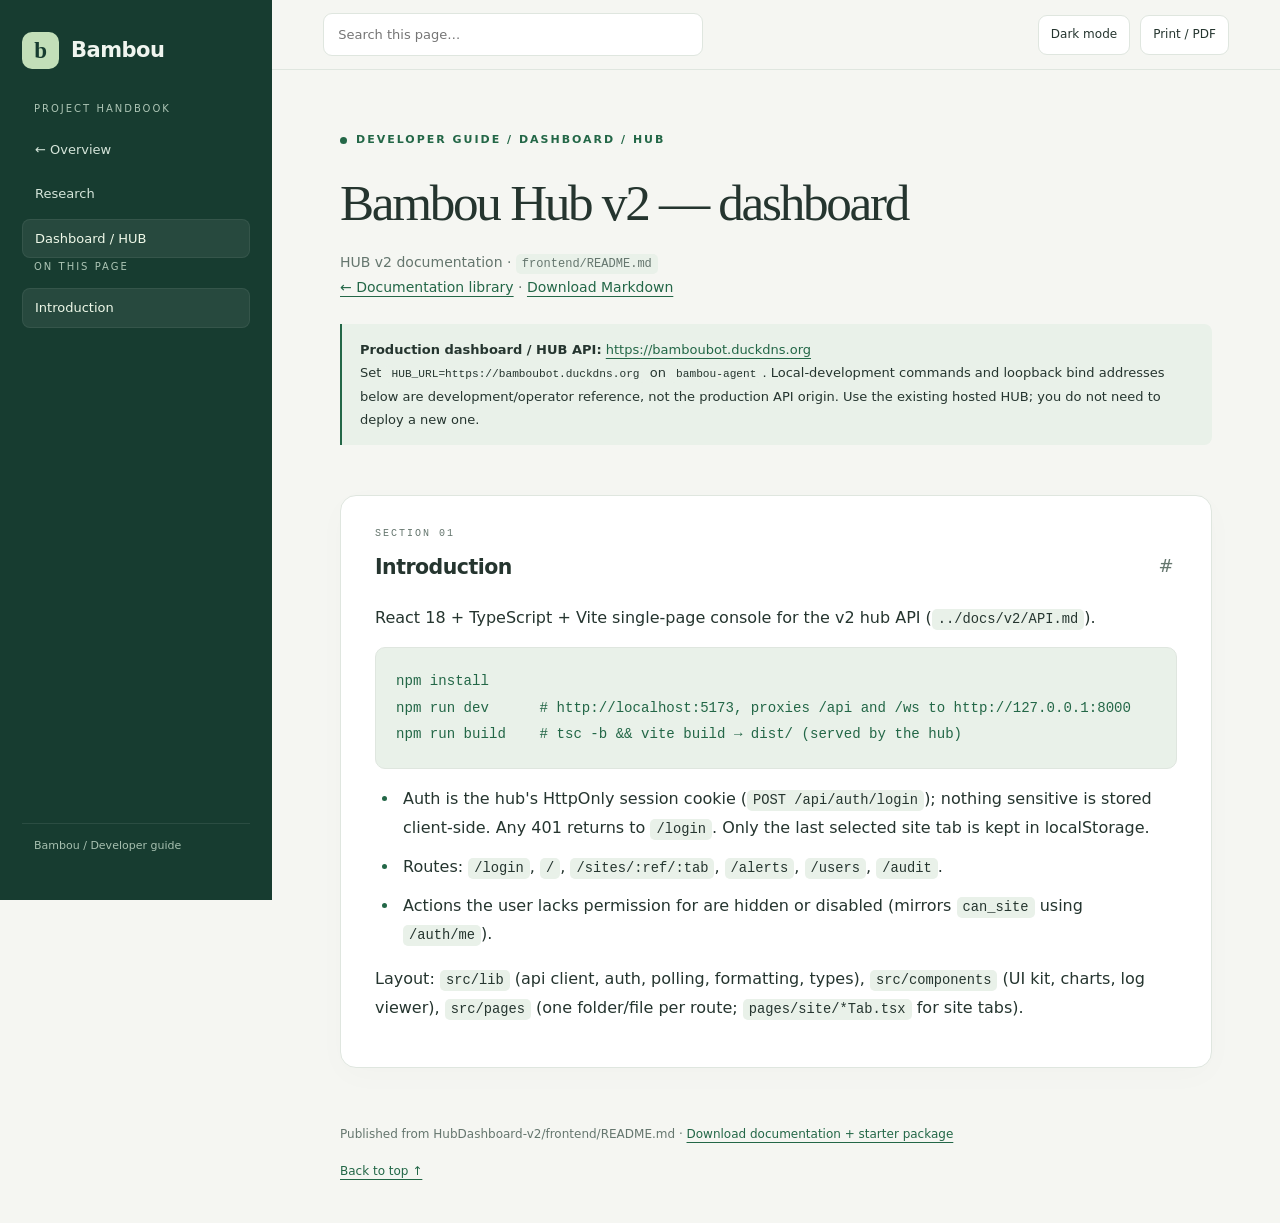
<file: hub-docs/frontend/README.html>
<!DOCTYPE html>
<html lang="en"><head><meta charset="utf-8">
<meta name="viewport" content="width=device-width, initial-scale=1">
<meta name="theme-color" content="#173c30">
<title>Bambou Hub v2 — dashboard – Bambou HUB Docs</title>
<link rel="icon" href="/favicon.svg" type="image/svg+xml">
<link rel="stylesheet" href="/guide.css"><script src="/guide.js" defer></script>
</head><body data-page="hub" class="reference-doc">
<header><h1>Bambou Hub v2 — dashboard</h1><p>HUB v2 documentation · <code>frontend/README.md</code></p>
<p><a href="/hub.html#documentation">← Documentation library</a> · <a href="/hub-docs/frontend/README.md" download>Download Markdown</a></p>
<div class="rule"><strong>Production dashboard / HUB API:</strong> <a href="https://bamboubot.duckdns.org">https://bamboubot.duckdns.org</a><br>
Set <code>HUB_URL=https://bamboubot.duckdns.org</code> on <code>bambou-agent</code>. Local-development commands and loopback bind addresses below are development/operator reference, not the production API origin. Use the existing hosted HUB; you do not need to deploy a new one.</div></header>
<nav><a href="/index.html">← Overview</a><a href="/research.html">Research</a><a href="/hub.html">Dashboard / HUB</a></nav>
<main><section id="introduction"><h2>Introduction</h2><p>React 18 + TypeScript + Vite single-page console for the v2 hub API (<code>../docs/v2/API.md</code>).</p>
<pre><code class="language-sh">npm install
npm run dev      # http://localhost:5173, proxies /api and /ws to http://127.0.0.1:8000
npm run build    # tsc -b &amp;&amp; vite build → dist/ (served by the hub)
</code></pre>
<ul>
<li>Auth is the hub's HttpOnly session cookie (<code>POST /api/auth/login</code>); nothing sensitive is stored
  client-side. Any 401 returns to <code>/login</code>. Only the last selected site tab is kept in localStorage.</li>
<li>Routes: <code>/login</code>, <code>/</code>, <code>/sites/:ref/:tab</code>, <code>/alerts</code>, <code>/users</code>, <code>/audit</code>.</li>
<li>Actions the user lacks permission for are hidden or disabled (mirrors <code>can_site</code> using <code>/auth/me</code>).</li>
</ul>
<p>Layout: <code>src/lib</code> (api client, auth, polling, formatting, types), <code>src/components</code> (UI kit, charts,
log viewer), <code>src/pages</code> (one folder/file per route; <code>pages/site/*Tab.tsx</code> for site tabs).</p></section></main>
<footer>Published from HubDashboard-v2/frontend/README.md · <a href="/downloads/hub-starters.zip" download>Download documentation + starter package</a></footer>
</body></html>
</file>
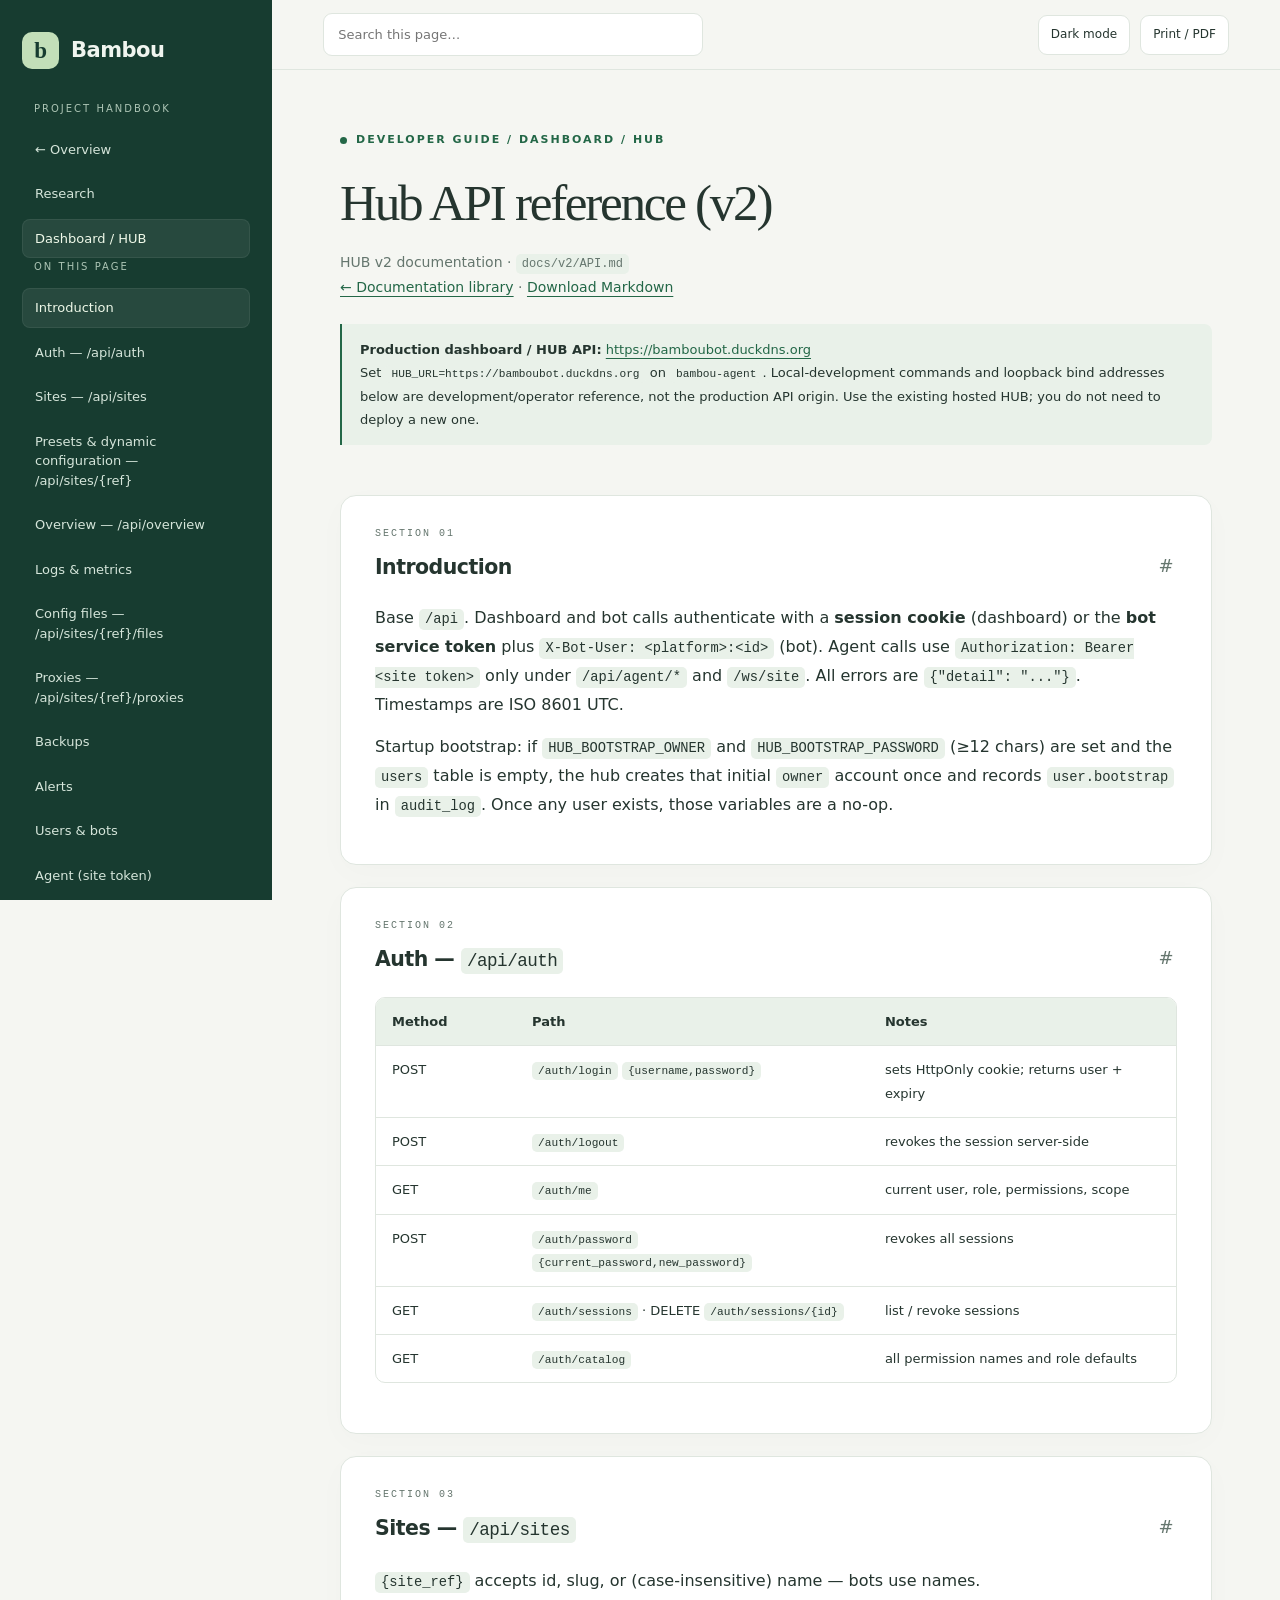
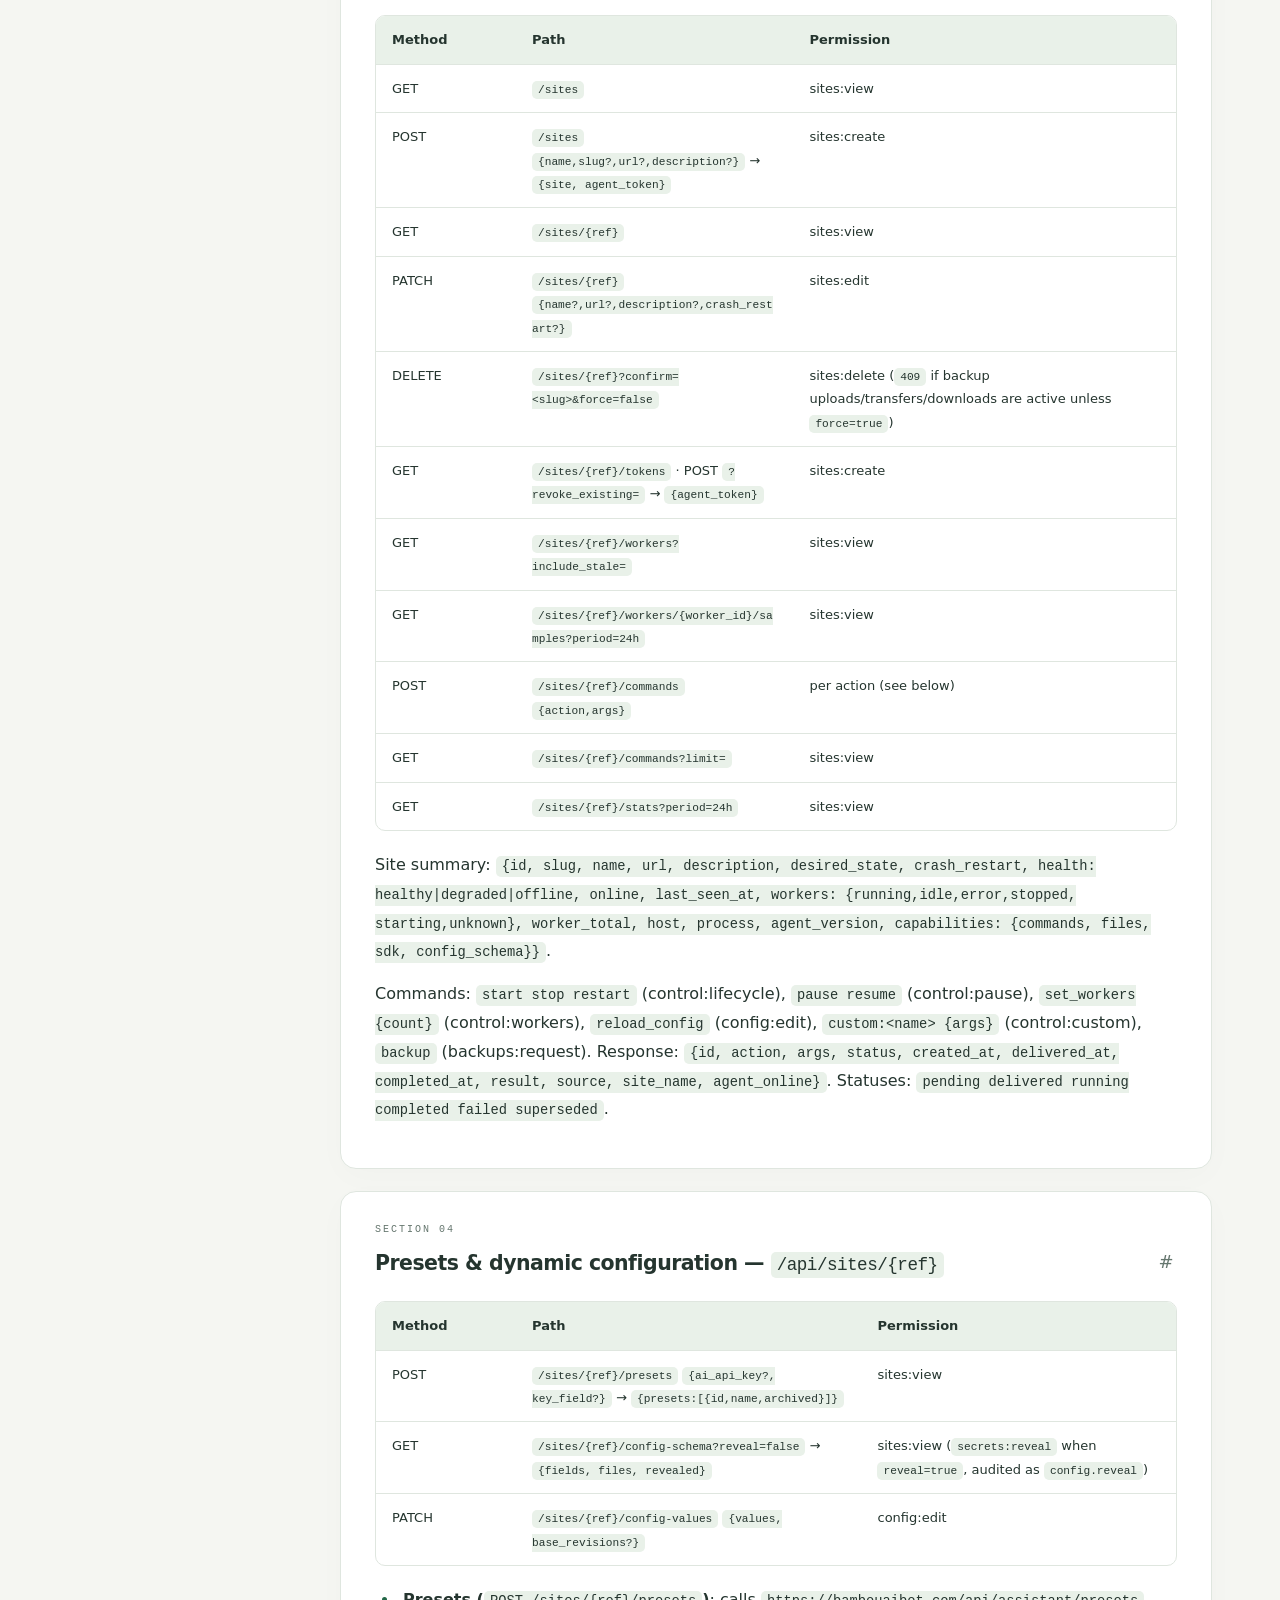
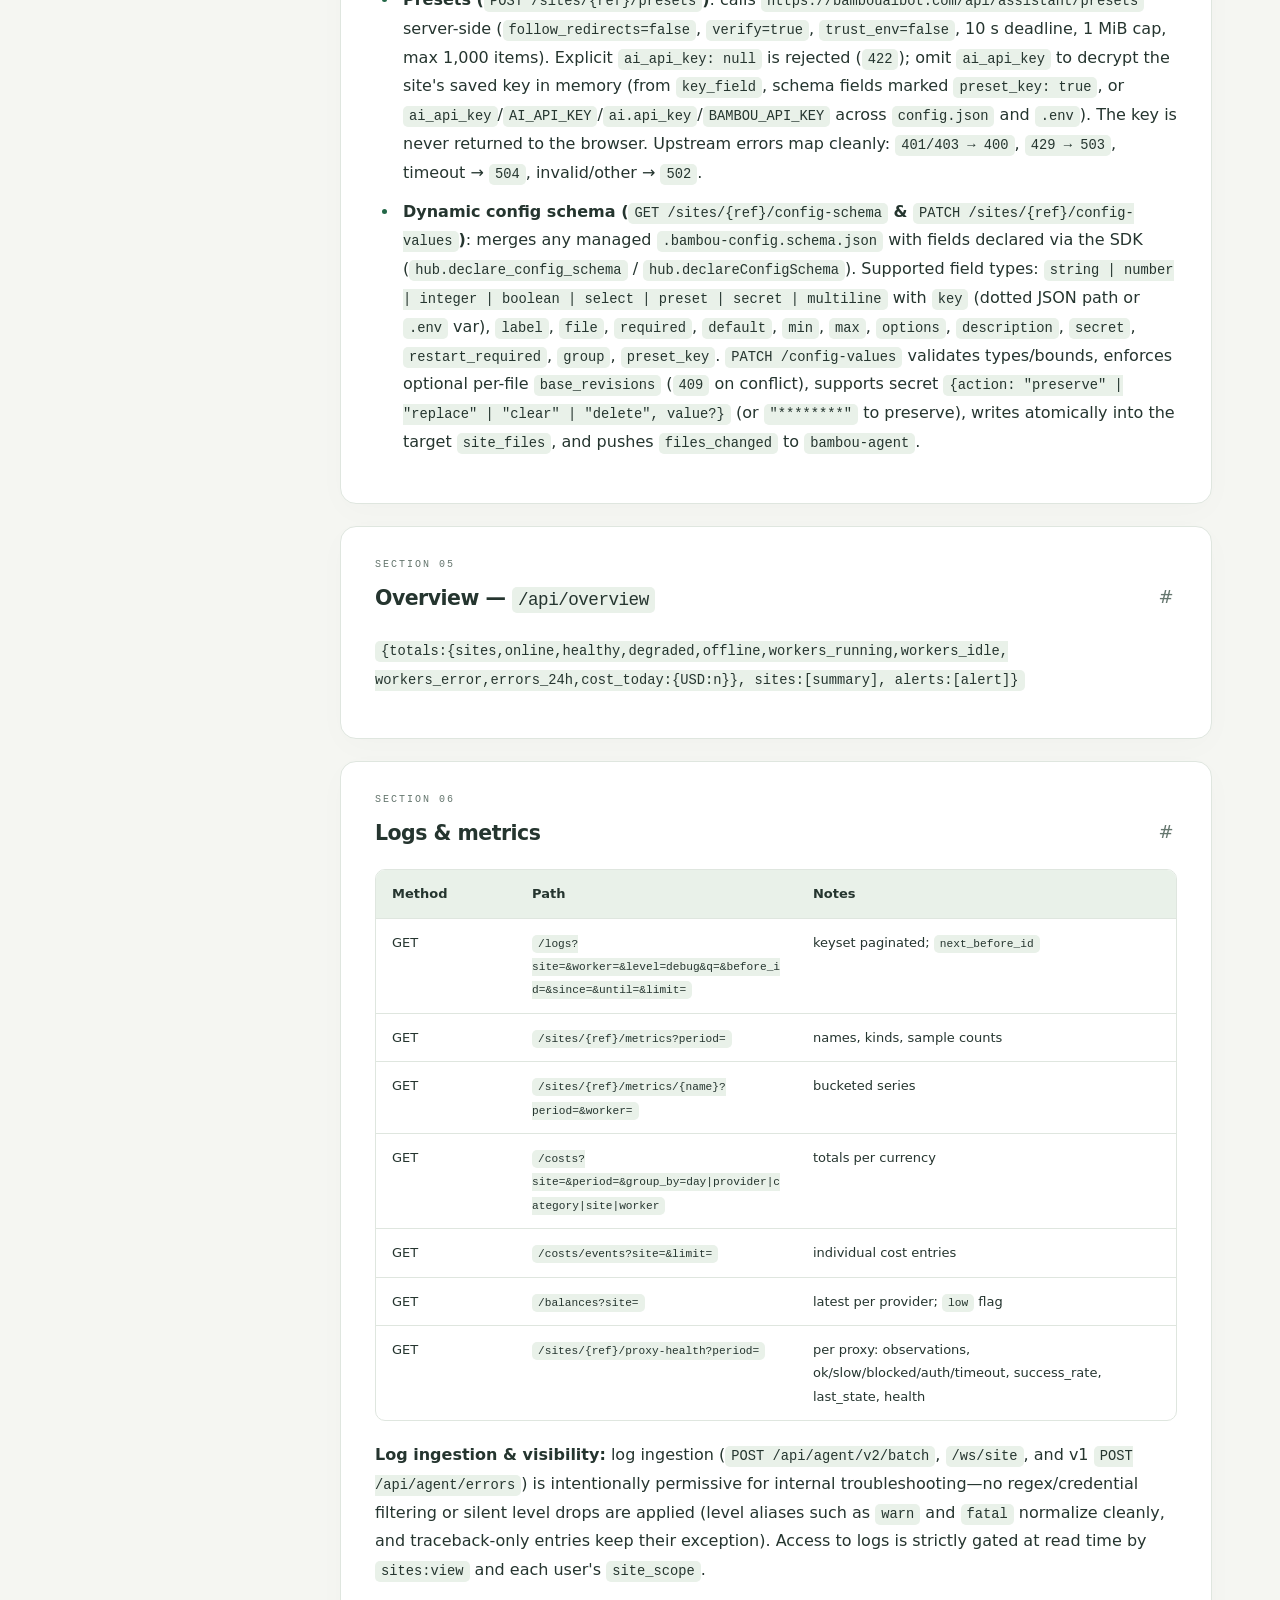
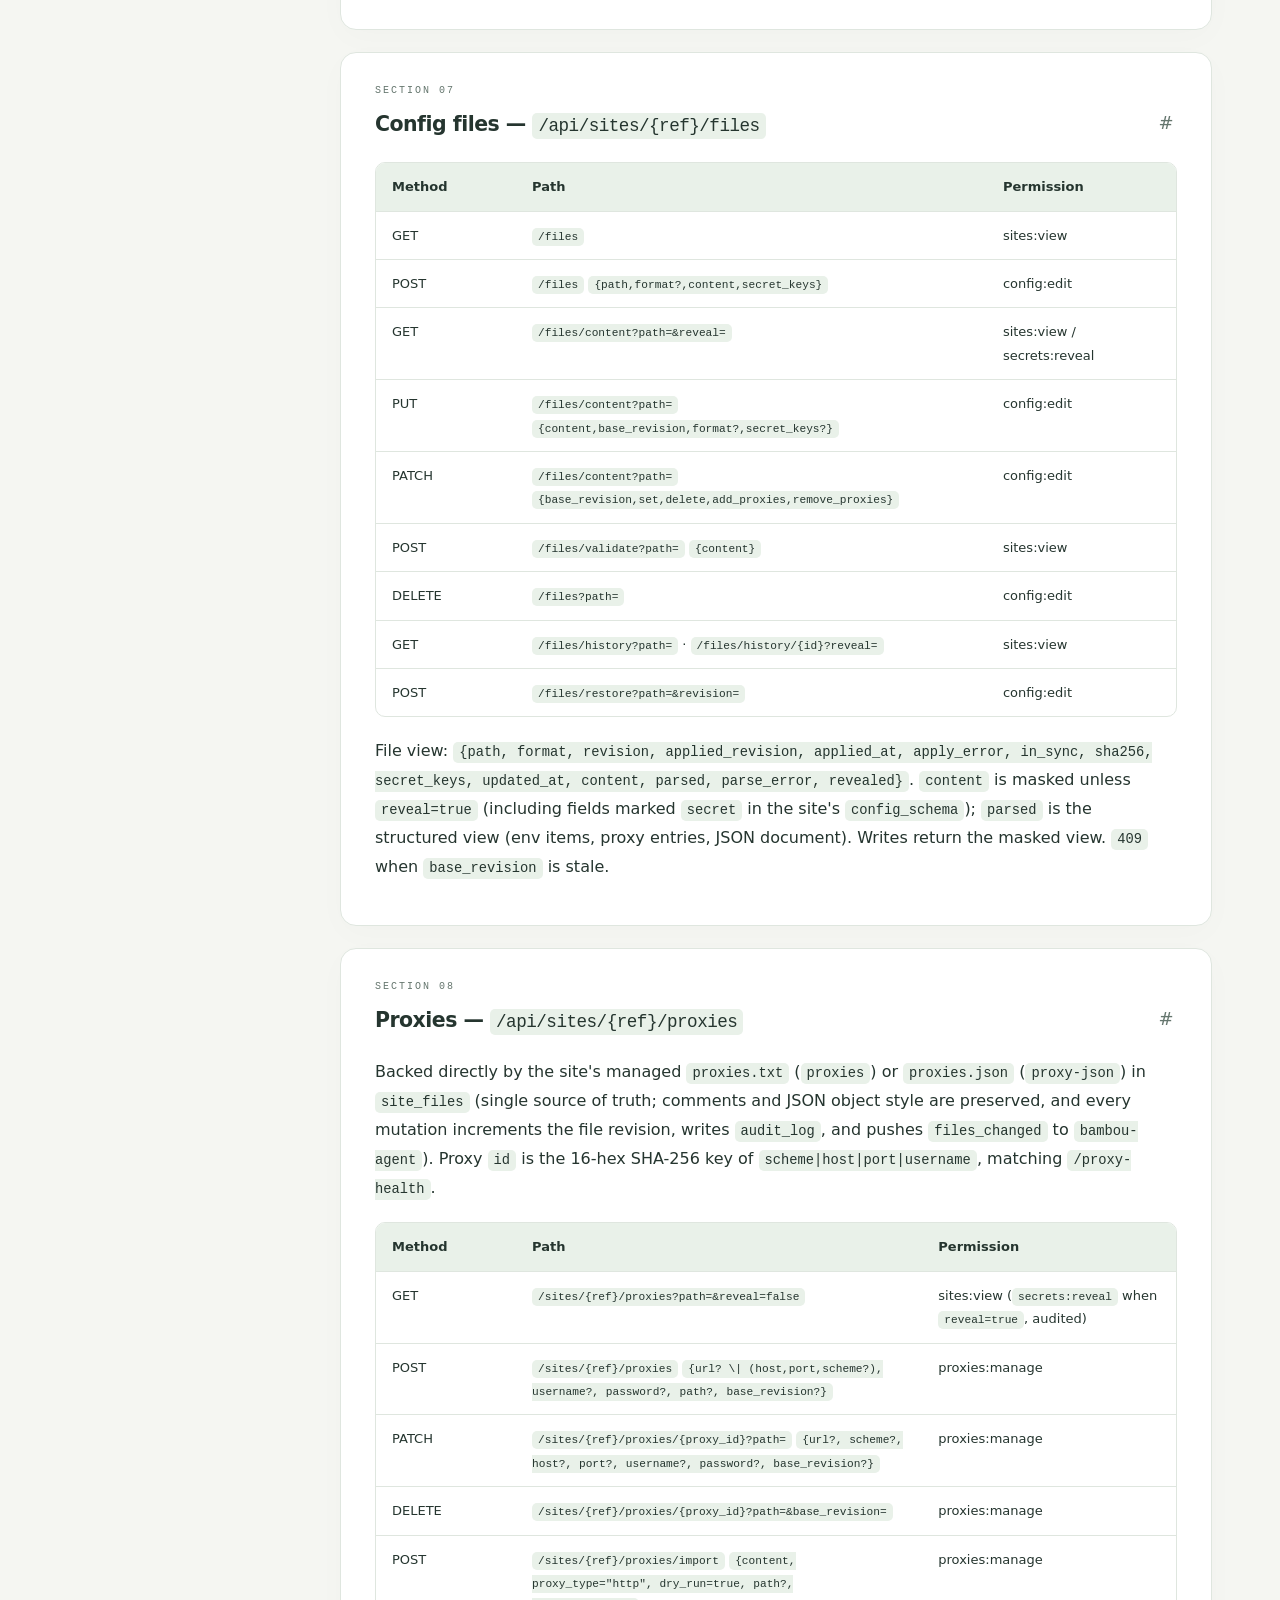
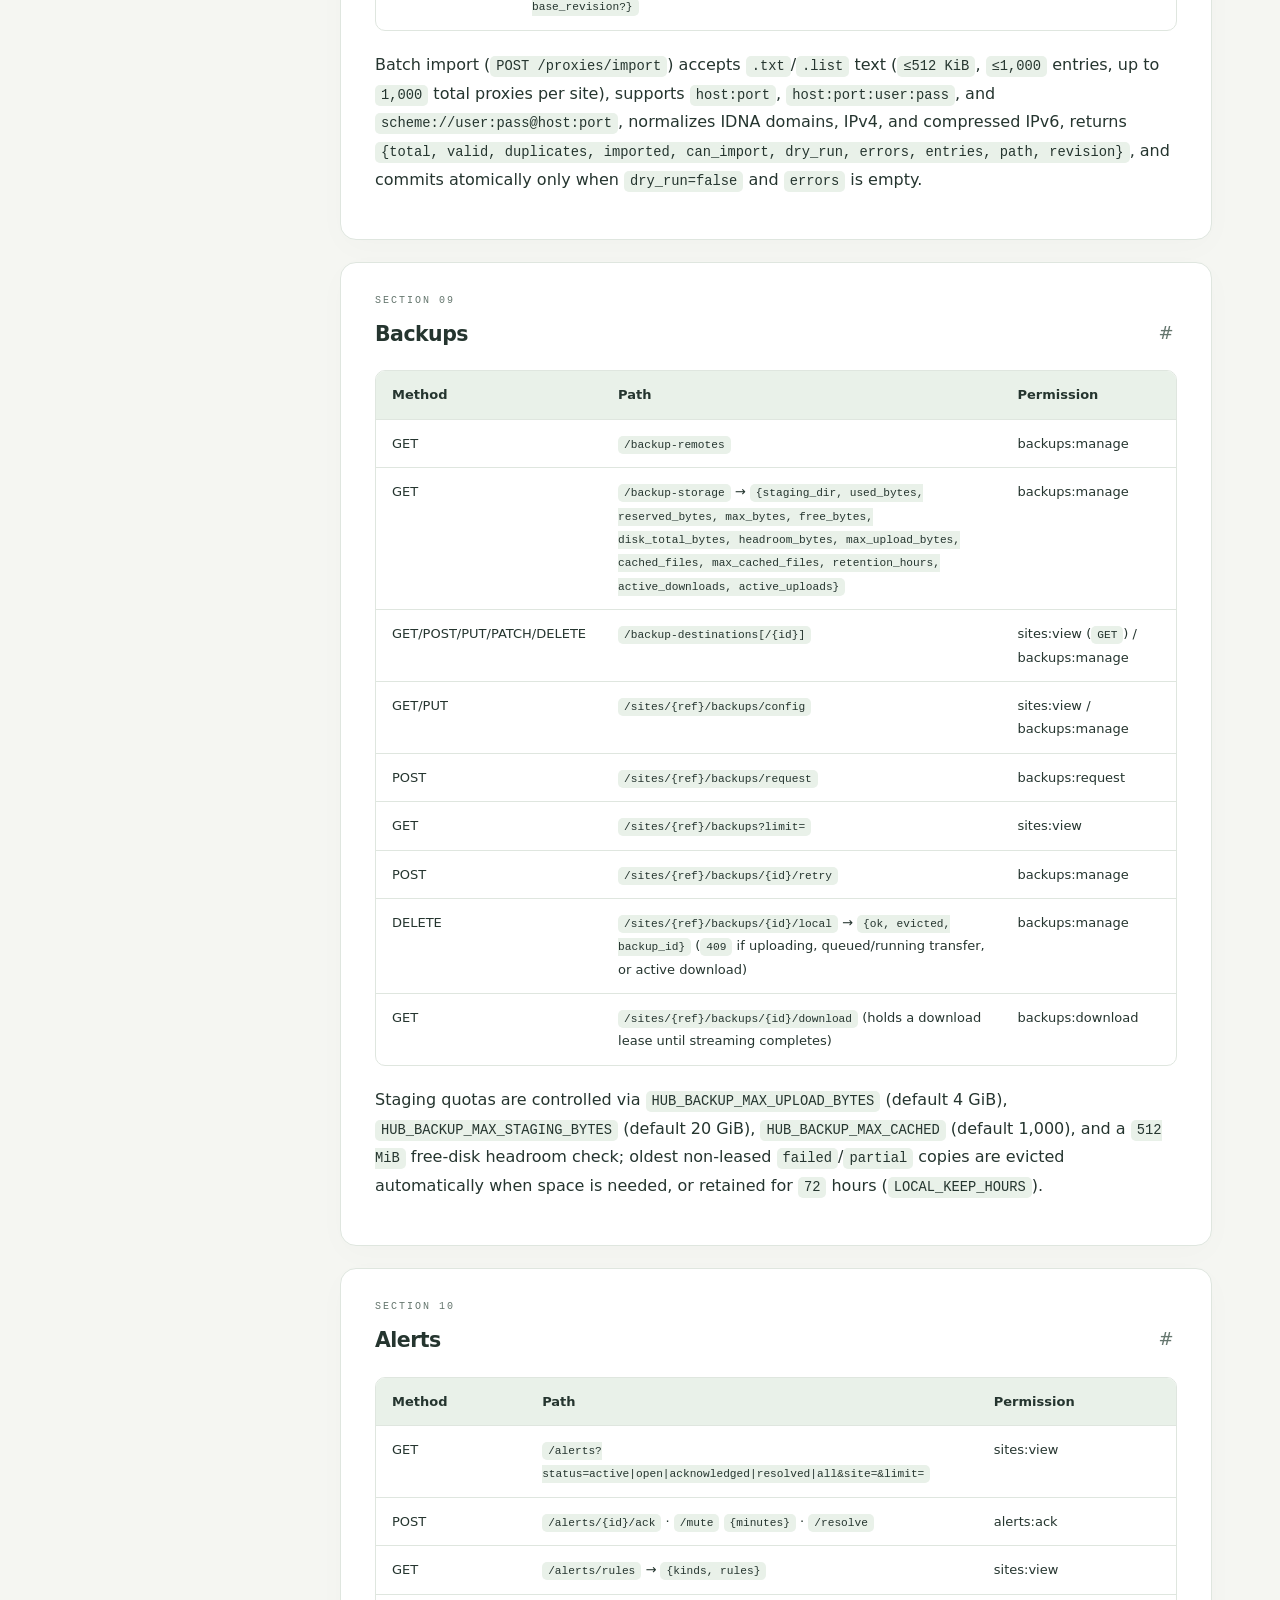
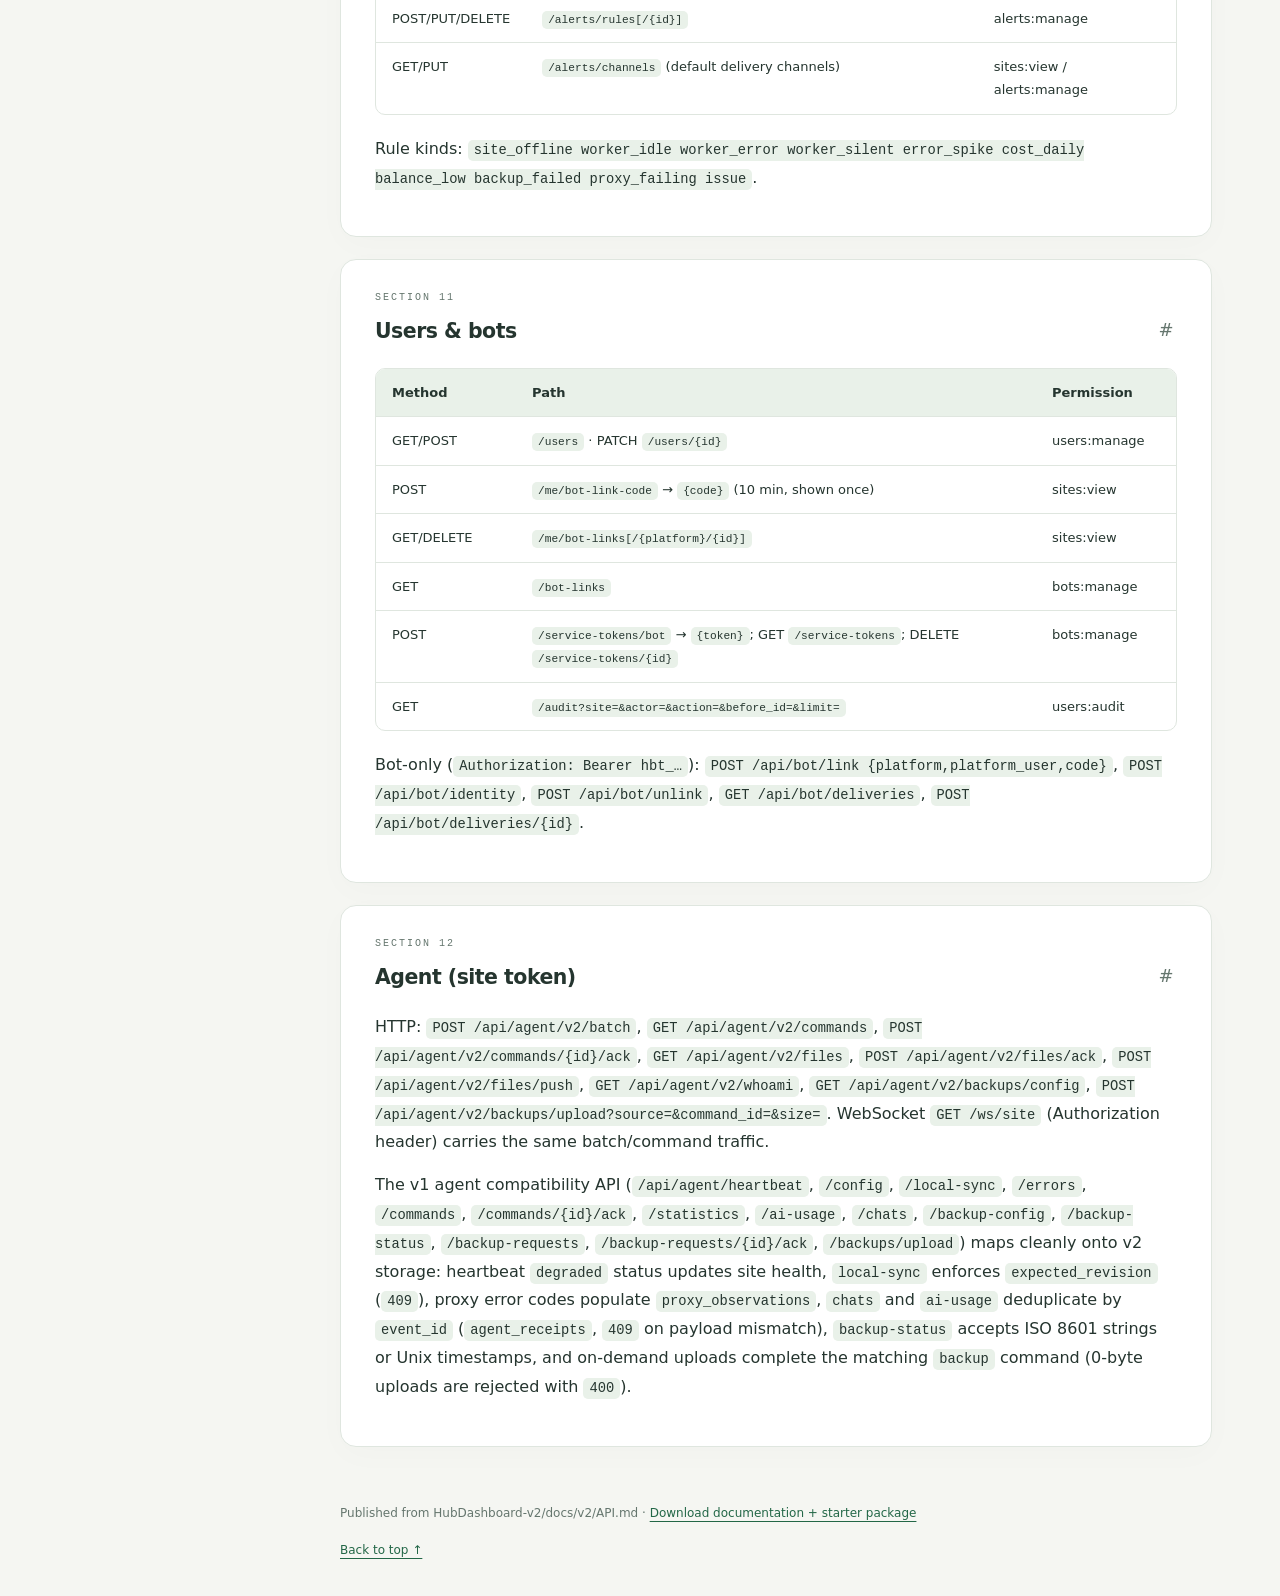
<file: hub-docs/docs/v2/API.html>
<!DOCTYPE html>
<html lang="en"><head><meta charset="utf-8">
<meta name="viewport" content="width=device-width, initial-scale=1">
<meta name="theme-color" content="#173c30">
<title>Hub API reference (v2) – Bambou HUB Docs</title>
<link rel="icon" href="/favicon.svg" type="image/svg+xml">
<link rel="stylesheet" href="/guide.css"><script src="/guide.js" defer></script>
</head><body data-page="hub" class="reference-doc">
<header><h1>Hub API reference (v2)</h1><p>HUB v2 documentation · <code>docs/v2/API.md</code></p>
<p><a href="/hub.html#documentation">← Documentation library</a> · <a href="/hub-docs/docs/v2/API.md" download>Download Markdown</a></p>
<div class="rule"><strong>Production dashboard / HUB API:</strong> <a href="https://bamboubot.duckdns.org">https://bamboubot.duckdns.org</a><br>
Set <code>HUB_URL=https://bamboubot.duckdns.org</code> on <code>bambou-agent</code>. Local-development commands and loopback bind addresses below are development/operator reference, not the production API origin. Use the existing hosted HUB; you do not need to deploy a new one.</div></header>
<nav><a href="/index.html">← Overview</a><a href="/research.html">Research</a><a href="/hub.html">Dashboard / HUB</a></nav>
<main><section id="introduction"><h2>Introduction</h2><p>Base <code>/api</code>. Dashboard and bot calls authenticate with a <strong>session cookie</strong> (dashboard)
or the <strong>bot service token</strong> plus <code>X-Bot-User: &lt;platform&gt;:&lt;id&gt;</code> (bot). Agent calls use
<code>Authorization: Bearer &lt;site token&gt;</code> only under <code>/api/agent/*</code> and <code>/ws/site</code>.
All errors are <code>{"detail": "..."}</code>. Timestamps are ISO 8601 UTC.</p>
<p>Startup bootstrap: if <code>HUB_BOOTSTRAP_OWNER</code> and <code>HUB_BOOTSTRAP_PASSWORD</code> (≥12 chars) are
set and the <code>users</code> table is empty, the hub creates that initial <code>owner</code> account once and
records <code>user.bootstrap</code> in <code>audit_log</code>. Once any user exists, those variables are a no-op.</p>
</section><section id="auth-apiauth"><h2>Auth — <code>/api/auth</code></h2>
<div aria-label="Reference table" class="table-scroll" role="region" tabindex="0"><table>
<thead>
<tr>
<th>Method</th>
<th>Path</th>
<th>Notes</th>
</tr>
</thead>
<tbody>
<tr>
<td>POST</td>
<td><code>/auth/login</code> <code>{username,password}</code></td>
<td>sets HttpOnly cookie; returns user + expiry</td>
</tr>
<tr>
<td>POST</td>
<td><code>/auth/logout</code></td>
<td>revokes the session server-side</td>
</tr>
<tr>
<td>GET</td>
<td><code>/auth/me</code></td>
<td>current user, role, permissions, scope</td>
</tr>
<tr>
<td>POST</td>
<td><code>/auth/password</code> <code>{current_password,new_password}</code></td>
<td>revokes all sessions</td>
</tr>
<tr>
<td>GET</td>
<td><code>/auth/sessions</code> · DELETE <code>/auth/sessions/{id}</code></td>
<td>list / revoke sessions</td>
</tr>
<tr>
<td>GET</td>
<td><code>/auth/catalog</code></td>
<td>all permission names and role defaults</td>
</tr>
</tbody>
</table></div>
</section><section id="sites-apisites"><h2>Sites — <code>/api/sites</code></h2>
<p><code>{site_ref}</code> accepts id, slug, or (case-insensitive) name — bots use names.</p>
<div aria-label="Reference table" class="table-scroll" role="region" tabindex="0"><table>
<thead>
<tr>
<th>Method</th>
<th>Path</th>
<th>Permission</th>
</tr>
</thead>
<tbody>
<tr>
<td>GET</td>
<td><code>/sites</code></td>
<td>sites:view</td>
</tr>
<tr>
<td>POST</td>
<td><code>/sites</code> <code>{name,slug?,url?,description?}</code> → <code>{site, agent_token}</code></td>
<td>sites:create</td>
</tr>
<tr>
<td>GET</td>
<td><code>/sites/{ref}</code></td>
<td>sites:view</td>
</tr>
<tr>
<td>PATCH</td>
<td><code>/sites/{ref}</code> <code>{name?,url?,description?,crash_restart?}</code></td>
<td>sites:edit</td>
</tr>
<tr>
<td>DELETE</td>
<td><code>/sites/{ref}?confirm=&lt;slug&gt;&amp;force=false</code></td>
<td>sites:delete (<code>409</code> if backup uploads/transfers/downloads are active unless <code>force=true</code>)</td>
</tr>
<tr>
<td>GET</td>
<td><code>/sites/{ref}/tokens</code> · POST <code>?revoke_existing=</code> → <code>{agent_token}</code></td>
<td>sites:create</td>
</tr>
<tr>
<td>GET</td>
<td><code>/sites/{ref}/workers?include_stale=</code></td>
<td>sites:view</td>
</tr>
<tr>
<td>GET</td>
<td><code>/sites/{ref}/workers/{worker_id}/samples?period=24h</code></td>
<td>sites:view</td>
</tr>
<tr>
<td>POST</td>
<td><code>/sites/{ref}/commands</code> <code>{action,args}</code></td>
<td>per action (see below)</td>
</tr>
<tr>
<td>GET</td>
<td><code>/sites/{ref}/commands?limit=</code></td>
<td>sites:view</td>
</tr>
<tr>
<td>GET</td>
<td><code>/sites/{ref}/stats?period=24h</code></td>
<td>sites:view</td>
</tr>
</tbody>
</table></div>
<p>Site summary: <code>{id, slug, name, url, description, desired_state, crash_restart, health:
healthy|degraded|offline, online, last_seen_at, workers: {running,idle,error,stopped,
starting,unknown}, worker_total, host, process, agent_version, capabilities: {commands,
files, sdk, config_schema}}</code>.</p>
<p>Commands: <code>start stop restart</code> (control:lifecycle), <code>pause resume</code> (control:pause),
<code>set_workers {count}</code> (control:workers), <code>reload_config</code> (config:edit),
<code>custom:&lt;name&gt; {args}</code> (control:custom), <code>backup</code> (backups:request).
Response: <code>{id, action, args, status, created_at, delivered_at, completed_at, result,
source, site_name, agent_online}</code>. Statuses: <code>pending delivered running completed failed
superseded</code>.</p>
</section><section id="presets-dynamic-configuration-apisitesref"><h2>Presets &amp; dynamic configuration — <code>/api/sites/{ref}</code></h2>
<div aria-label="Reference table" class="table-scroll" role="region" tabindex="0"><table>
<thead>
<tr>
<th>Method</th>
<th>Path</th>
<th>Permission</th>
</tr>
</thead>
<tbody>
<tr>
<td>POST</td>
<td><code>/sites/{ref}/presets</code> <code>{ai_api_key?, key_field?}</code> → <code>{presets:[{id,name,archived}]}</code></td>
<td>sites:view</td>
</tr>
<tr>
<td>GET</td>
<td><code>/sites/{ref}/config-schema?reveal=false</code> → <code>{fields, files, revealed}</code></td>
<td>sites:view (<code>secrets:reveal</code> when <code>reveal=true</code>, audited as <code>config.reveal</code>)</td>
</tr>
<tr>
<td>PATCH</td>
<td><code>/sites/{ref}/config-values</code> <code>{values, base_revisions?}</code></td>
<td>config:edit</td>
</tr>
</tbody>
</table></div>
<ul>
<li><strong>Presets (<code>POST /sites/{ref}/presets</code>)</strong>: calls <code>https://bambouaibot.com/api/assistant/presets</code>
  server-side (<code>follow_redirects=false</code>, <code>verify=true</code>, <code>trust_env=false</code>, 10 s deadline,
  1 MiB cap, max 1,000 items). Explicit <code>ai_api_key: null</code> is rejected (<code>422</code>); omit
  <code>ai_api_key</code> to decrypt the site's saved key in memory (from <code>key_field</code>, schema fields
  marked <code>preset_key: true</code>, or <code>ai_api_key</code>/<code>AI_API_KEY</code>/<code>ai.api_key</code>/<code>BAMBOU_API_KEY</code>
  across <code>config.json</code> and <code>.env</code>). The key is never returned to the browser. Upstream
  errors map cleanly: <code>401/403 → 400</code>, <code>429 → 503</code>, timeout → <code>504</code>, invalid/other → <code>502</code>.</li>
<li><strong>Dynamic config schema (<code>GET /sites/{ref}/config-schema</code> &amp; <code>PATCH /sites/{ref}/config-values</code>)</strong>:
  merges any managed <code>.bambou-config.schema.json</code> with fields declared via the SDK
  (<code>hub.declare_config_schema</code> / <code>hub.declareConfigSchema</code>). Supported field types:
  <code>string | number | integer | boolean | select | preset | secret | multiline</code> with
  <code>key</code> (dotted JSON path or <code>.env</code> var), <code>label</code>, <code>file</code>, <code>required</code>, <code>default</code>, <code>min</code>,
  <code>max</code>, <code>options</code>, <code>description</code>, <code>secret</code>, <code>restart_required</code>, <code>group</code>, <code>preset_key</code>.
  <code>PATCH /config-values</code> validates types/bounds, enforces optional per-file <code>base_revisions</code>
  (<code>409</code> on conflict), supports secret <code>{action: "preserve" | "replace" | "clear" | "delete", value?}</code>
  (or <code>"********"</code> to preserve), writes atomically into the target <code>site_files</code>, and pushes
  <code>files_changed</code> to <code>bambou-agent</code>.</li>
</ul>
</section><section id="overview-apioverview"><h2>Overview — <code>/api/overview</code></h2>
<p><code>{totals:{sites,online,healthy,degraded,offline,workers_running,workers_idle,
workers_error,errors_24h,cost_today:{USD:n}}, sites:[summary], alerts:[alert]}</code></p>
</section><section id="logs-metrics"><h2>Logs &amp; metrics</h2>
<div aria-label="Reference table" class="table-scroll" role="region" tabindex="0"><table>
<thead>
<tr>
<th>Method</th>
<th>Path</th>
<th>Notes</th>
</tr>
</thead>
<tbody>
<tr>
<td>GET</td>
<td><code>/logs?site=&amp;worker=&amp;level=debug&amp;q=&amp;before_id=&amp;since=&amp;until=&amp;limit=</code></td>
<td>keyset paginated; <code>next_before_id</code></td>
</tr>
<tr>
<td>GET</td>
<td><code>/sites/{ref}/metrics?period=</code></td>
<td>names, kinds, sample counts</td>
</tr>
<tr>
<td>GET</td>
<td><code>/sites/{ref}/metrics/{name}?period=&amp;worker=</code></td>
<td>bucketed series</td>
</tr>
<tr>
<td>GET</td>
<td><code>/costs?site=&amp;period=&amp;group_by=day|provider|category|site|worker</code></td>
<td>totals per currency</td>
</tr>
<tr>
<td>GET</td>
<td><code>/costs/events?site=&amp;limit=</code></td>
<td>individual cost entries</td>
</tr>
<tr>
<td>GET</td>
<td><code>/balances?site=</code></td>
<td>latest per provider; <code>low</code> flag</td>
</tr>
<tr>
<td>GET</td>
<td><code>/sites/{ref}/proxy-health?period=</code></td>
<td>per proxy: observations, ok/slow/blocked/auth/timeout, success_rate, last_state, health</td>
</tr>
</tbody>
</table></div>
<p><strong>Log ingestion &amp; visibility:</strong> log ingestion (<code>POST /api/agent/v2/batch</code>, <code>/ws/site</code>, and
v1 <code>POST /api/agent/errors</code>) is intentionally permissive for internal troubleshooting—no
regex/credential filtering or silent level drops are applied (level aliases such as <code>warn</code>
and <code>fatal</code> normalize cleanly, and traceback-only entries keep their exception). Access to
logs is strictly gated at read time by <code>sites:view</code> and each user's <code>site_scope</code>.</p>
</section><section id="config-files-apisitesreffiles"><h2>Config files — <code>/api/sites/{ref}/files</code></h2>
<div aria-label="Reference table" class="table-scroll" role="region" tabindex="0"><table>
<thead>
<tr>
<th>Method</th>
<th>Path</th>
<th>Permission</th>
</tr>
</thead>
<tbody>
<tr>
<td>GET</td>
<td><code>/files</code></td>
<td>sites:view</td>
</tr>
<tr>
<td>POST</td>
<td><code>/files</code> <code>{path,format?,content,secret_keys}</code></td>
<td>config:edit</td>
</tr>
<tr>
<td>GET</td>
<td><code>/files/content?path=&amp;reveal=</code></td>
<td>sites:view / secrets:reveal</td>
</tr>
<tr>
<td>PUT</td>
<td><code>/files/content?path=</code> <code>{content,base_revision,format?,secret_keys?}</code></td>
<td>config:edit</td>
</tr>
<tr>
<td>PATCH</td>
<td><code>/files/content?path=</code> <code>{base_revision,set,delete,add_proxies,remove_proxies}</code></td>
<td>config:edit</td>
</tr>
<tr>
<td>POST</td>
<td><code>/files/validate?path=</code> <code>{content}</code></td>
<td>sites:view</td>
</tr>
<tr>
<td>DELETE</td>
<td><code>/files?path=</code></td>
<td>config:edit</td>
</tr>
<tr>
<td>GET</td>
<td><code>/files/history?path=</code> · <code>/files/history/{id}?reveal=</code></td>
<td>sites:view</td>
</tr>
<tr>
<td>POST</td>
<td><code>/files/restore?path=&amp;revision=</code></td>
<td>config:edit</td>
</tr>
</tbody>
</table></div>
<p>File view: <code>{path, format, revision, applied_revision, applied_at, apply_error, in_sync,
sha256, secret_keys, updated_at, content, parsed, parse_error, revealed}</code>.
<code>content</code> is masked unless <code>reveal=true</code> (including fields marked <code>secret</code> in the site's
<code>config_schema</code>); <code>parsed</code> is the structured view (env items, proxy entries, JSON document).
Writes return the masked view. <code>409</code> when <code>base_revision</code> is stale.</p>
</section><section id="proxies-apisitesrefproxies"><h2>Proxies — <code>/api/sites/{ref}/proxies</code></h2>
<p>Backed directly by the site's managed <code>proxies.txt</code> (<code>proxies</code>) or <code>proxies.json</code>
(<code>proxy-json</code>) in <code>site_files</code> (single source of truth; comments and JSON object style are
preserved, and every mutation increments the file revision, writes <code>audit_log</code>, and pushes
<code>files_changed</code> to <code>bambou-agent</code>). Proxy <code>id</code> is the 16-hex SHA-256 key of
<code>scheme|host|port|username</code>, matching <code>/proxy-health</code>.</p>
<div aria-label="Reference table" class="table-scroll" role="region" tabindex="0"><table>
<thead>
<tr>
<th>Method</th>
<th>Path</th>
<th>Permission</th>
</tr>
</thead>
<tbody>
<tr>
<td>GET</td>
<td><code>/sites/{ref}/proxies?path=&amp;reveal=false</code></td>
<td>sites:view (<code>secrets:reveal</code> when <code>reveal=true</code>, audited)</td>
</tr>
<tr>
<td>POST</td>
<td><code>/sites/{ref}/proxies</code> <code>{url? \| (host,port,scheme?), username?, password?, path?, base_revision?}</code></td>
<td>proxies:manage</td>
</tr>
<tr>
<td>PATCH</td>
<td><code>/sites/{ref}/proxies/{proxy_id}?path=</code> <code>{url?, scheme?, host?, port?, username?, password?, base_revision?}</code></td>
<td>proxies:manage</td>
</tr>
<tr>
<td>DELETE</td>
<td><code>/sites/{ref}/proxies/{proxy_id}?path=&amp;base_revision=</code></td>
<td>proxies:manage</td>
</tr>
<tr>
<td>POST</td>
<td><code>/sites/{ref}/proxies/import</code> <code>{content, proxy_type="http", dry_run=true, path?, base_revision?}</code></td>
<td>proxies:manage</td>
</tr>
</tbody>
</table></div>
<p>Batch import (<code>POST /proxies/import</code>) accepts <code>.txt</code>/<code>.list</code> text (<code>≤512 KiB</code>, <code>≤1,000</code>
entries, up to <code>1,000</code> total proxies per site), supports <code>host:port</code>, <code>host:port:user:pass</code>,
and <code>scheme://user:pass@host:port</code>, normalizes IDNA domains, IPv4, and compressed IPv6,
returns <code>{total, valid, duplicates, imported, can_import, dry_run, errors, entries, path,
revision}</code>, and commits atomically only when <code>dry_run=false</code> and <code>errors</code> is empty.</p>
</section><section id="backups"><h2>Backups</h2>
<div aria-label="Reference table" class="table-scroll" role="region" tabindex="0"><table>
<thead>
<tr>
<th>Method</th>
<th>Path</th>
<th>Permission</th>
</tr>
</thead>
<tbody>
<tr>
<td>GET</td>
<td><code>/backup-remotes</code></td>
<td>backups:manage</td>
</tr>
<tr>
<td>GET</td>
<td><code>/backup-storage</code> → <code>{staging_dir, used_bytes, reserved_bytes, max_bytes, free_bytes, disk_total_bytes, headroom_bytes, max_upload_bytes, cached_files, max_cached_files, retention_hours, active_downloads, active_uploads}</code></td>
<td>backups:manage</td>
</tr>
<tr>
<td>GET/POST/PUT/PATCH/DELETE</td>
<td><code>/backup-destinations[/{id}]</code></td>
<td>sites:view (<code>GET</code>) / backups:manage</td>
</tr>
<tr>
<td>GET/PUT</td>
<td><code>/sites/{ref}/backups/config</code></td>
<td>sites:view / backups:manage</td>
</tr>
<tr>
<td>POST</td>
<td><code>/sites/{ref}/backups/request</code></td>
<td>backups:request</td>
</tr>
<tr>
<td>GET</td>
<td><code>/sites/{ref}/backups?limit=</code></td>
<td>sites:view</td>
</tr>
<tr>
<td>POST</td>
<td><code>/sites/{ref}/backups/{id}/retry</code></td>
<td>backups:manage</td>
</tr>
<tr>
<td>DELETE</td>
<td><code>/sites/{ref}/backups/{id}/local</code> → <code>{ok, evicted, backup_id}</code> (<code>409</code> if uploading, queued/running transfer, or active download)</td>
<td>backups:manage</td>
</tr>
<tr>
<td>GET</td>
<td><code>/sites/{ref}/backups/{id}/download</code> (holds a download lease until streaming completes)</td>
<td>backups:download</td>
</tr>
</tbody>
</table></div>
<p>Staging quotas are controlled via <code>HUB_BACKUP_MAX_UPLOAD_BYTES</code> (default 4 GiB),
<code>HUB_BACKUP_MAX_STAGING_BYTES</code> (default 20 GiB), <code>HUB_BACKUP_MAX_CACHED</code> (default 1,000),
and a <code>512 MiB</code> free-disk headroom check; oldest non-leased <code>failed</code>/<code>partial</code> copies are
evicted automatically when space is needed, or retained for <code>72</code> hours (<code>LOCAL_KEEP_HOURS</code>).</p>
</section><section id="alerts"><h2>Alerts</h2>
<div aria-label="Reference table" class="table-scroll" role="region" tabindex="0"><table>
<thead>
<tr>
<th>Method</th>
<th>Path</th>
<th>Permission</th>
</tr>
</thead>
<tbody>
<tr>
<td>GET</td>
<td><code>/alerts?status=active|open|acknowledged|resolved|all&amp;site=&amp;limit=</code></td>
<td>sites:view</td>
</tr>
<tr>
<td>POST</td>
<td><code>/alerts/{id}/ack</code> · <code>/mute</code> <code>{minutes}</code> · <code>/resolve</code></td>
<td>alerts:ack</td>
</tr>
<tr>
<td>GET</td>
<td><code>/alerts/rules</code> → <code>{kinds, rules}</code></td>
<td>sites:view</td>
</tr>
<tr>
<td>POST/PUT/DELETE</td>
<td><code>/alerts/rules[/{id}]</code></td>
<td>alerts:manage</td>
</tr>
<tr>
<td>GET/PUT</td>
<td><code>/alerts/channels</code> (default delivery channels)</td>
<td>sites:view / alerts:manage</td>
</tr>
</tbody>
</table></div>
<p>Rule kinds: <code>site_offline worker_idle worker_error worker_silent error_spike cost_daily
balance_low backup_failed proxy_failing issue</code>.</p>
</section><section id="users-bots"><h2>Users &amp; bots</h2>
<div aria-label="Reference table" class="table-scroll" role="region" tabindex="0"><table>
<thead>
<tr>
<th>Method</th>
<th>Path</th>
<th>Permission</th>
</tr>
</thead>
<tbody>
<tr>
<td>GET/POST</td>
<td><code>/users</code> · PATCH <code>/users/{id}</code></td>
<td>users:manage</td>
</tr>
<tr>
<td>POST</td>
<td><code>/me/bot-link-code</code> → <code>{code}</code> (10 min, shown once)</td>
<td>sites:view</td>
</tr>
<tr>
<td>GET/DELETE</td>
<td><code>/me/bot-links[/{platform}/{id}]</code></td>
<td>sites:view</td>
</tr>
<tr>
<td>GET</td>
<td><code>/bot-links</code></td>
<td>bots:manage</td>
</tr>
<tr>
<td>POST</td>
<td><code>/service-tokens/bot</code> → <code>{token}</code>; GET <code>/service-tokens</code>; DELETE <code>/service-tokens/{id}</code></td>
<td>bots:manage</td>
</tr>
<tr>
<td>GET</td>
<td><code>/audit?site=&amp;actor=&amp;action=&amp;before_id=&amp;limit=</code></td>
<td>users:audit</td>
</tr>
</tbody>
</table></div>
<p>Bot-only (<code>Authorization: Bearer hbt_…</code>): <code>POST /api/bot/link {platform,platform_user,code}</code>,
<code>POST /api/bot/identity</code>, <code>POST /api/bot/unlink</code>, <code>GET /api/bot/deliveries</code>,
<code>POST /api/bot/deliveries/{id}</code>.</p>
</section><section id="agent-site-token"><h2>Agent (site token)</h2>
<p>HTTP: <code>POST /api/agent/v2/batch</code>, <code>GET /api/agent/v2/commands</code>,
<code>POST /api/agent/v2/commands/{id}/ack</code>, <code>GET /api/agent/v2/files</code>,
<code>POST /api/agent/v2/files/ack</code>, <code>POST /api/agent/v2/files/push</code>,
<code>GET /api/agent/v2/whoami</code>, <code>GET /api/agent/v2/backups/config</code>,
<code>POST /api/agent/v2/backups/upload?source=&amp;command_id=&amp;size=</code>.
WebSocket <code>GET /ws/site</code> (Authorization header) carries the same batch/command traffic.</p>
<p>The v1 agent compatibility API (<code>/api/agent/heartbeat</code>, <code>/config</code>, <code>/local-sync</code>, <code>/errors</code>,
<code>/commands</code>, <code>/commands/{id}/ack</code>, <code>/statistics</code>, <code>/ai-usage</code>, <code>/chats</code>, <code>/backup-config</code>,
<code>/backup-status</code>, <code>/backup-requests</code>, <code>/backup-requests/{id}/ack</code>, <code>/backups/upload</code>) maps
cleanly onto v2 storage: heartbeat <code>degraded</code> status updates site health, <code>local-sync</code>
enforces <code>expected_revision</code> (<code>409</code>), proxy error codes populate <code>proxy_observations</code>,
<code>chats</code> and <code>ai-usage</code> deduplicate by <code>event_id</code> (<code>agent_receipts</code>, <code>409</code> on payload
mismatch), <code>backup-status</code> accepts ISO 8601 strings or Unix timestamps, and on-demand
uploads complete the matching <code>backup</code> command (0-byte uploads are rejected with <code>400</code>).</p></section></main>
<footer>Published from HubDashboard-v2/docs/v2/API.md · <a href="/downloads/hub-starters.zip" download>Download documentation + starter package</a></footer>
</body></html>
</file>
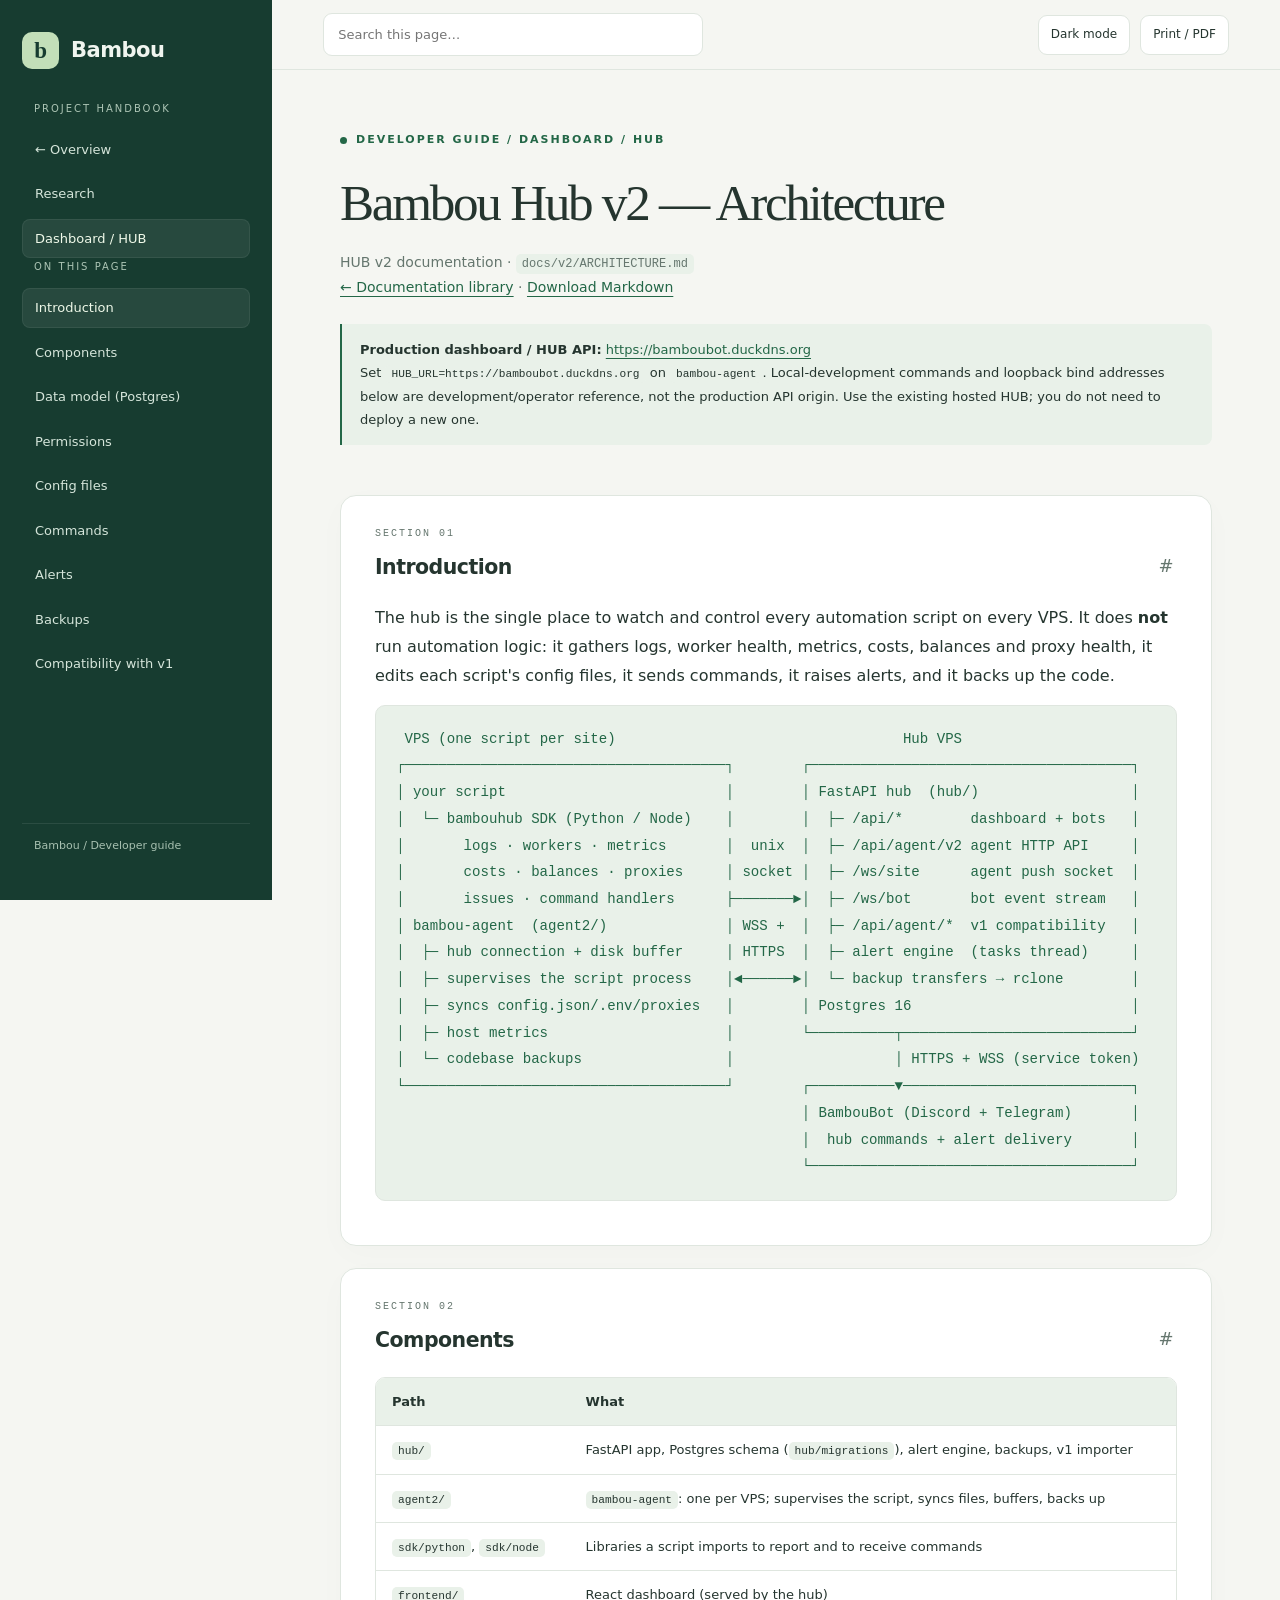
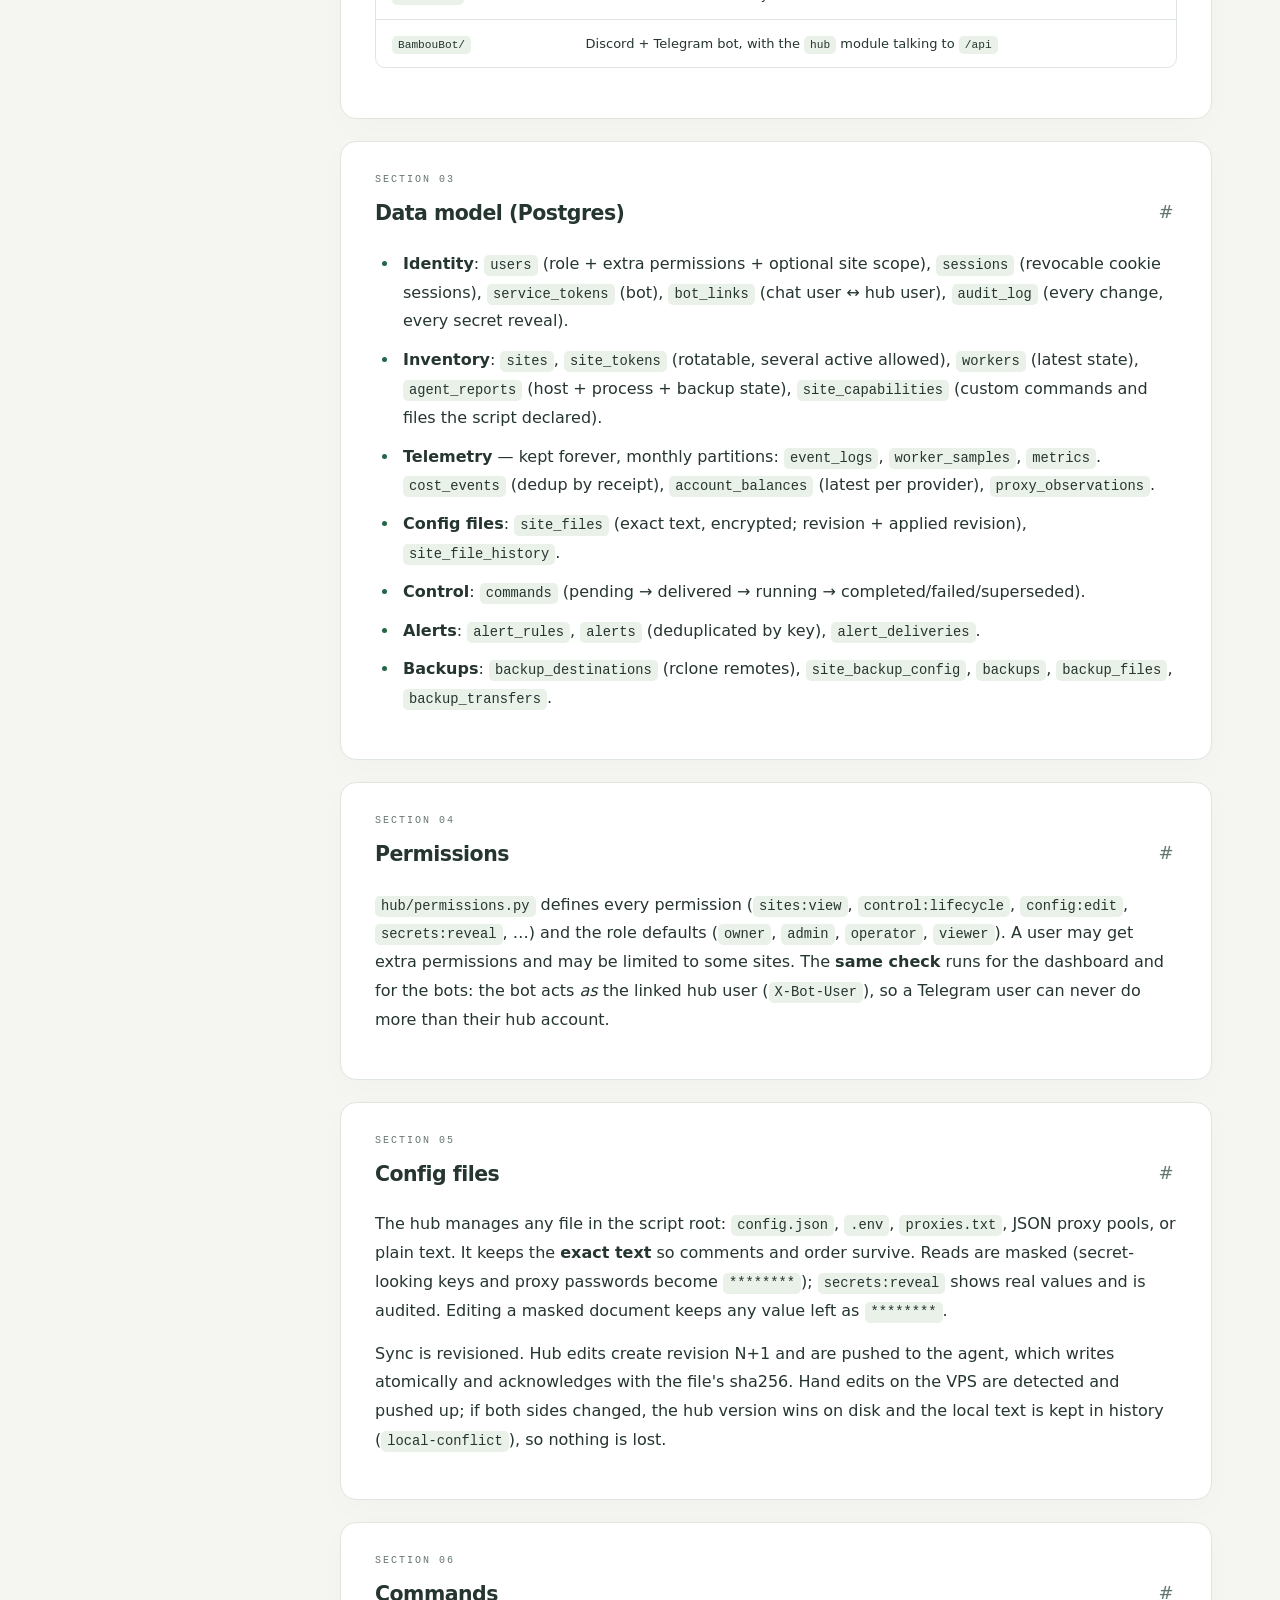
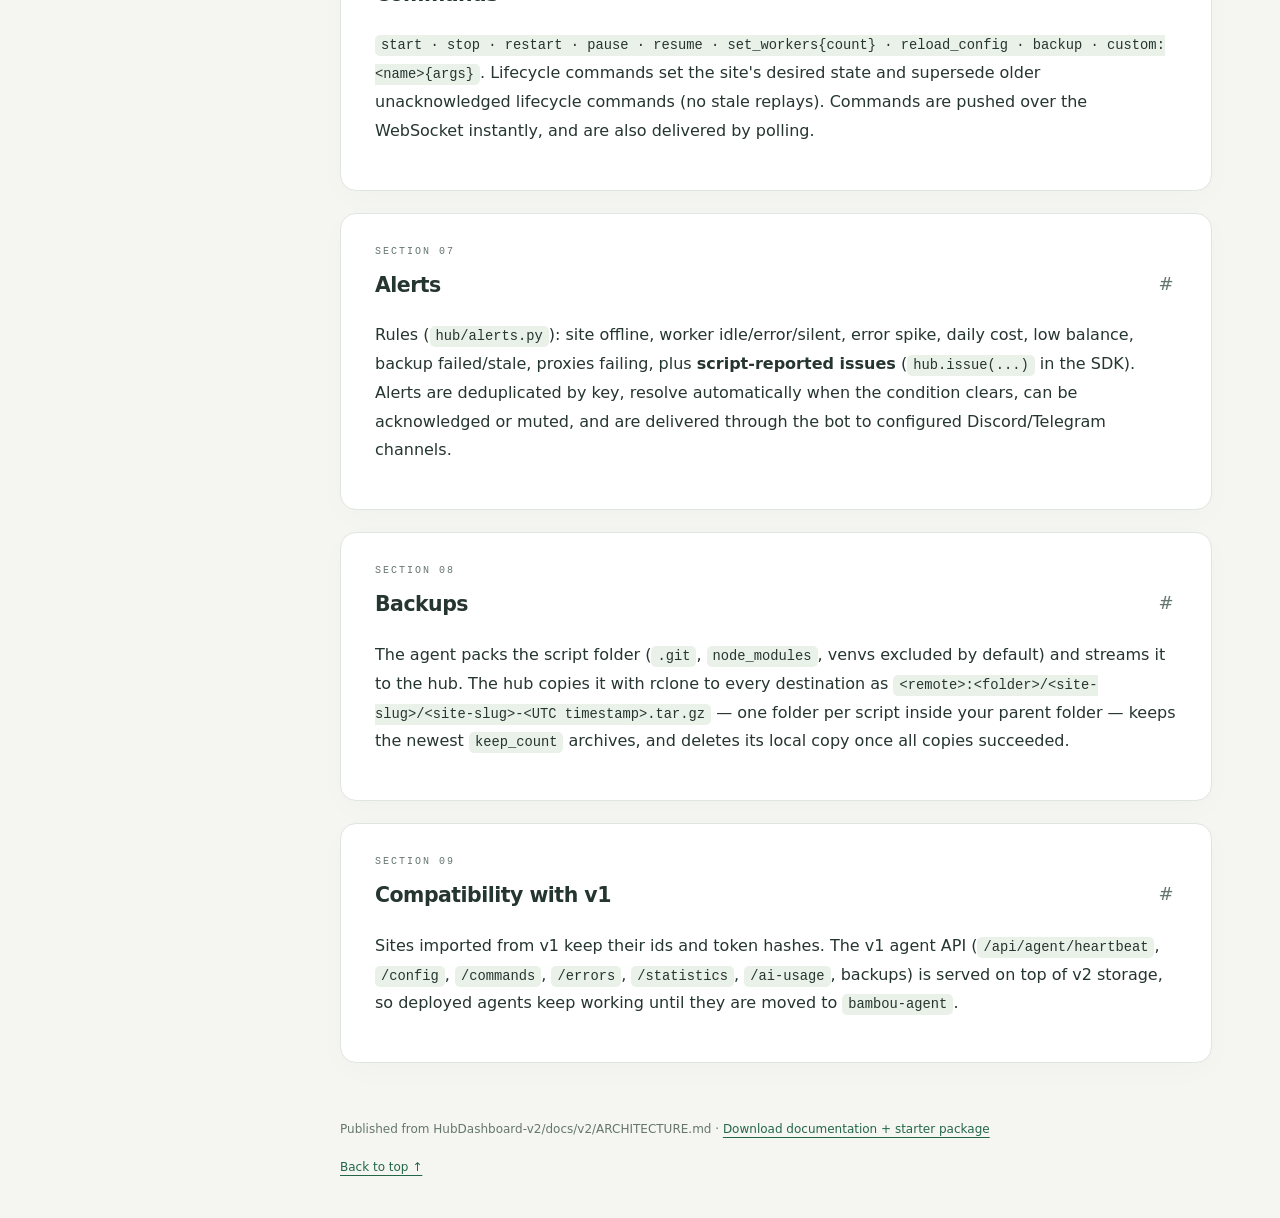
<file: hub-docs/docs/v2/ARCHITECTURE.html>
<!DOCTYPE html>
<html lang="en"><head><meta charset="utf-8">
<meta name="viewport" content="width=device-width, initial-scale=1">
<meta name="theme-color" content="#173c30">
<title>Bambou Hub v2 — Architecture – Bambou HUB Docs</title>
<link rel="icon" href="/favicon.svg" type="image/svg+xml">
<link rel="stylesheet" href="/guide.css"><script src="/guide.js" defer></script>
</head><body data-page="hub" class="reference-doc">
<header><h1>Bambou Hub v2 — Architecture</h1><p>HUB v2 documentation · <code>docs/v2/ARCHITECTURE.md</code></p>
<p><a href="/hub.html#documentation">← Documentation library</a> · <a href="/hub-docs/docs/v2/ARCHITECTURE.md" download>Download Markdown</a></p>
<div class="rule"><strong>Production dashboard / HUB API:</strong> <a href="https://bamboubot.duckdns.org">https://bamboubot.duckdns.org</a><br>
Set <code>HUB_URL=https://bamboubot.duckdns.org</code> on <code>bambou-agent</code>. Local-development commands and loopback bind addresses below are development/operator reference, not the production API origin. Use the existing hosted HUB; you do not need to deploy a new one.</div></header>
<nav><a href="/index.html">← Overview</a><a href="/research.html">Research</a><a href="/hub.html">Dashboard / HUB</a></nav>
<main><section id="introduction"><h2>Introduction</h2><p>The hub is the single place to watch and control every automation script on every
VPS. It does <strong>not</strong> run automation logic: it gathers logs, worker health,
metrics, costs, balances and proxy health, it edits each script's config files,
it sends commands, it raises alerts, and it backs up the code.</p>
<pre><code> VPS (one script per site)                                  Hub VPS
┌──────────────────────────────────────┐        ┌──────────────────────────────────────┐
│ your script                          │        │ FastAPI hub  (hub/)                  │
│  └─ bambouhub SDK (Python / Node)    │        │  ├─ /api/*        dashboard + bots   │
│       logs · workers · metrics       │  unix  │  ├─ /api/agent/v2 agent HTTP API     │
│       costs · balances · proxies     │ socket │  ├─ /ws/site      agent push socket  │
│       issues · command handlers      ├───────►│  ├─ /ws/bot       bot event stream   │
│ bambou-agent  (agent2/)              │ WSS +  │  ├─ /api/agent/*  v1 compatibility   │
│  ├─ hub connection + disk buffer     │ HTTPS  │  ├─ alert engine  (tasks thread)     │
│  ├─ supervises the script process    │◄──────►│  └─ backup transfers → rclone        │
│  ├─ syncs config.json/.env/proxies   │        │ Postgres 16                          │
│  ├─ host metrics                     │        └──────────┬───────────────────────────┘
│  └─ codebase backups                 │                   │ HTTPS + WSS (service token)
└──────────────────────────────────────┘        ┌──────────▼───────────────────────────┐
                                                │ BambouBot (Discord + Telegram)       │
                                                │  hub commands + alert delivery       │
                                                └──────────────────────────────────────┘
</code></pre>
</section><section id="components"><h2>Components</h2>
<div aria-label="Reference table" class="table-scroll" role="region" tabindex="0"><table>
<thead>
<tr>
<th>Path</th>
<th>What</th>
</tr>
</thead>
<tbody>
<tr>
<td><code>hub/</code></td>
<td>FastAPI app, Postgres schema (<code>hub/migrations</code>), alert engine, backups, v1 importer</td>
</tr>
<tr>
<td><code>agent2/</code></td>
<td><code>bambou-agent</code>: one per VPS; supervises the script, syncs files, buffers, backs up</td>
</tr>
<tr>
<td><code>sdk/python</code>, <code>sdk/node</code></td>
<td>Libraries a script imports to report and to receive commands</td>
</tr>
<tr>
<td><code>frontend/</code></td>
<td>React dashboard (served by the hub)</td>
</tr>
<tr>
<td><code>BambouBot/</code></td>
<td>Discord + Telegram bot, with the <code>hub</code> module talking to <code>/api</code></td>
</tr>
</tbody>
</table></div>
</section><section id="data-model-postgres"><h2>Data model (Postgres)</h2>
<ul>
<li><strong>Identity</strong>: <code>users</code> (role + extra permissions + optional site scope), <code>sessions</code>
  (revocable cookie sessions), <code>service_tokens</code> (bot), <code>bot_links</code> (chat user ↔ hub user),
  <code>audit_log</code> (every change, every secret reveal).</li>
<li><strong>Inventory</strong>: <code>sites</code>, <code>site_tokens</code> (rotatable, several active allowed),
  <code>workers</code> (latest state), <code>agent_reports</code> (host + process + backup state),
  <code>site_capabilities</code> (custom commands and files the script declared).</li>
<li><strong>Telemetry</strong> — kept forever, monthly partitions: <code>event_logs</code>, <code>worker_samples</code>,
  <code>metrics</code>. <code>cost_events</code> (dedup by receipt), <code>account_balances</code> (latest per provider),
  <code>proxy_observations</code>.</li>
<li><strong>Config files</strong>: <code>site_files</code> (exact text, encrypted; revision + applied revision),
  <code>site_file_history</code>.</li>
<li><strong>Control</strong>: <code>commands</code> (pending → delivered → running → completed/failed/superseded).</li>
<li><strong>Alerts</strong>: <code>alert_rules</code>, <code>alerts</code> (deduplicated by key), <code>alert_deliveries</code>.</li>
<li><strong>Backups</strong>: <code>backup_destinations</code> (rclone remotes), <code>site_backup_config</code>, <code>backups</code>,
  <code>backup_files</code>, <code>backup_transfers</code>.</li>
</ul>
</section><section id="permissions"><h2>Permissions</h2>
<p><code>hub/permissions.py</code> defines every permission (<code>sites:view</code>, <code>control:lifecycle</code>,
<code>config:edit</code>, <code>secrets:reveal</code>, …) and the role defaults (<code>owner</code>, <code>admin</code>,
<code>operator</code>, <code>viewer</code>). A user may get extra permissions and may be limited to some
sites. The <strong>same check</strong> runs for the dashboard and for the bots: the bot acts <em>as</em>
the linked hub user (<code>X-Bot-User</code>), so a Telegram user can never do more than their
hub account.</p>
</section><section id="config-files"><h2>Config files</h2>
<p>The hub manages any file in the script root: <code>config.json</code>, <code>.env</code>, <code>proxies.txt</code>,
JSON proxy pools, or plain text. It keeps the <strong>exact text</strong> so comments and order
survive. Reads are masked (secret-looking keys and proxy passwords become
<code>********</code>); <code>secrets:reveal</code> shows real values and is audited. Editing a masked
document keeps any value left as <code>********</code>.</p>
<p>Sync is revisioned. Hub edits create revision N+1 and are pushed to the agent,
which writes atomically and acknowledges with the file's sha256. Hand edits on the
VPS are detected and pushed up; if both sides changed, the hub version wins on disk
and the local text is kept in history (<code>local-conflict</code>), so nothing is lost.</p>
</section><section id="commands"><h2>Commands</h2>
<p><code>start · stop · restart · pause · resume · set_workers{count} · reload_config ·
backup · custom:&lt;name&gt;{args}</code>. Lifecycle commands set the site's desired state and
supersede older unacknowledged lifecycle commands (no stale replays). Commands
are pushed over the WebSocket instantly, and are also delivered by polling.</p>
</section><section id="alerts"><h2>Alerts</h2>
<p>Rules (<code>hub/alerts.py</code>): site offline, worker idle/error/silent, error spike,
daily cost, low balance, backup failed/stale, proxies failing, plus
<strong>script-reported issues</strong> (<code>hub.issue(...)</code> in the SDK). Alerts are deduplicated
by key, resolve automatically when the condition clears, can be acknowledged or
muted, and are delivered through the bot to configured Discord/Telegram channels.</p>
</section><section id="backups"><h2>Backups</h2>
<p>The agent packs the script folder (<code>.git</code>, <code>node_modules</code>, venvs excluded by
default) and streams it to the hub. The hub copies it with rclone to every
destination as <code>&lt;remote&gt;:&lt;folder&gt;/&lt;site-slug&gt;/&lt;site-slug&gt;-&lt;UTC timestamp&gt;.tar.gz</code>
— one folder per script inside your parent folder — keeps the newest
<code>keep_count</code> archives, and deletes its local copy once all copies succeeded.</p>
</section><section id="compatibility-with-v1"><h2>Compatibility with v1</h2>
<p>Sites imported from v1 keep their ids and token hashes. The v1 agent API
(<code>/api/agent/heartbeat</code>, <code>/config</code>, <code>/commands</code>, <code>/errors</code>, <code>/statistics</code>,
<code>/ai-usage</code>, backups) is served on top of v2 storage, so deployed agents keep
working until they are moved to <code>bambou-agent</code>.</p></section></main>
<footer>Published from HubDashboard-v2/docs/v2/ARCHITECTURE.md · <a href="/downloads/hub-starters.zip" download>Download documentation + starter package</a></footer>
</body></html>
</file>
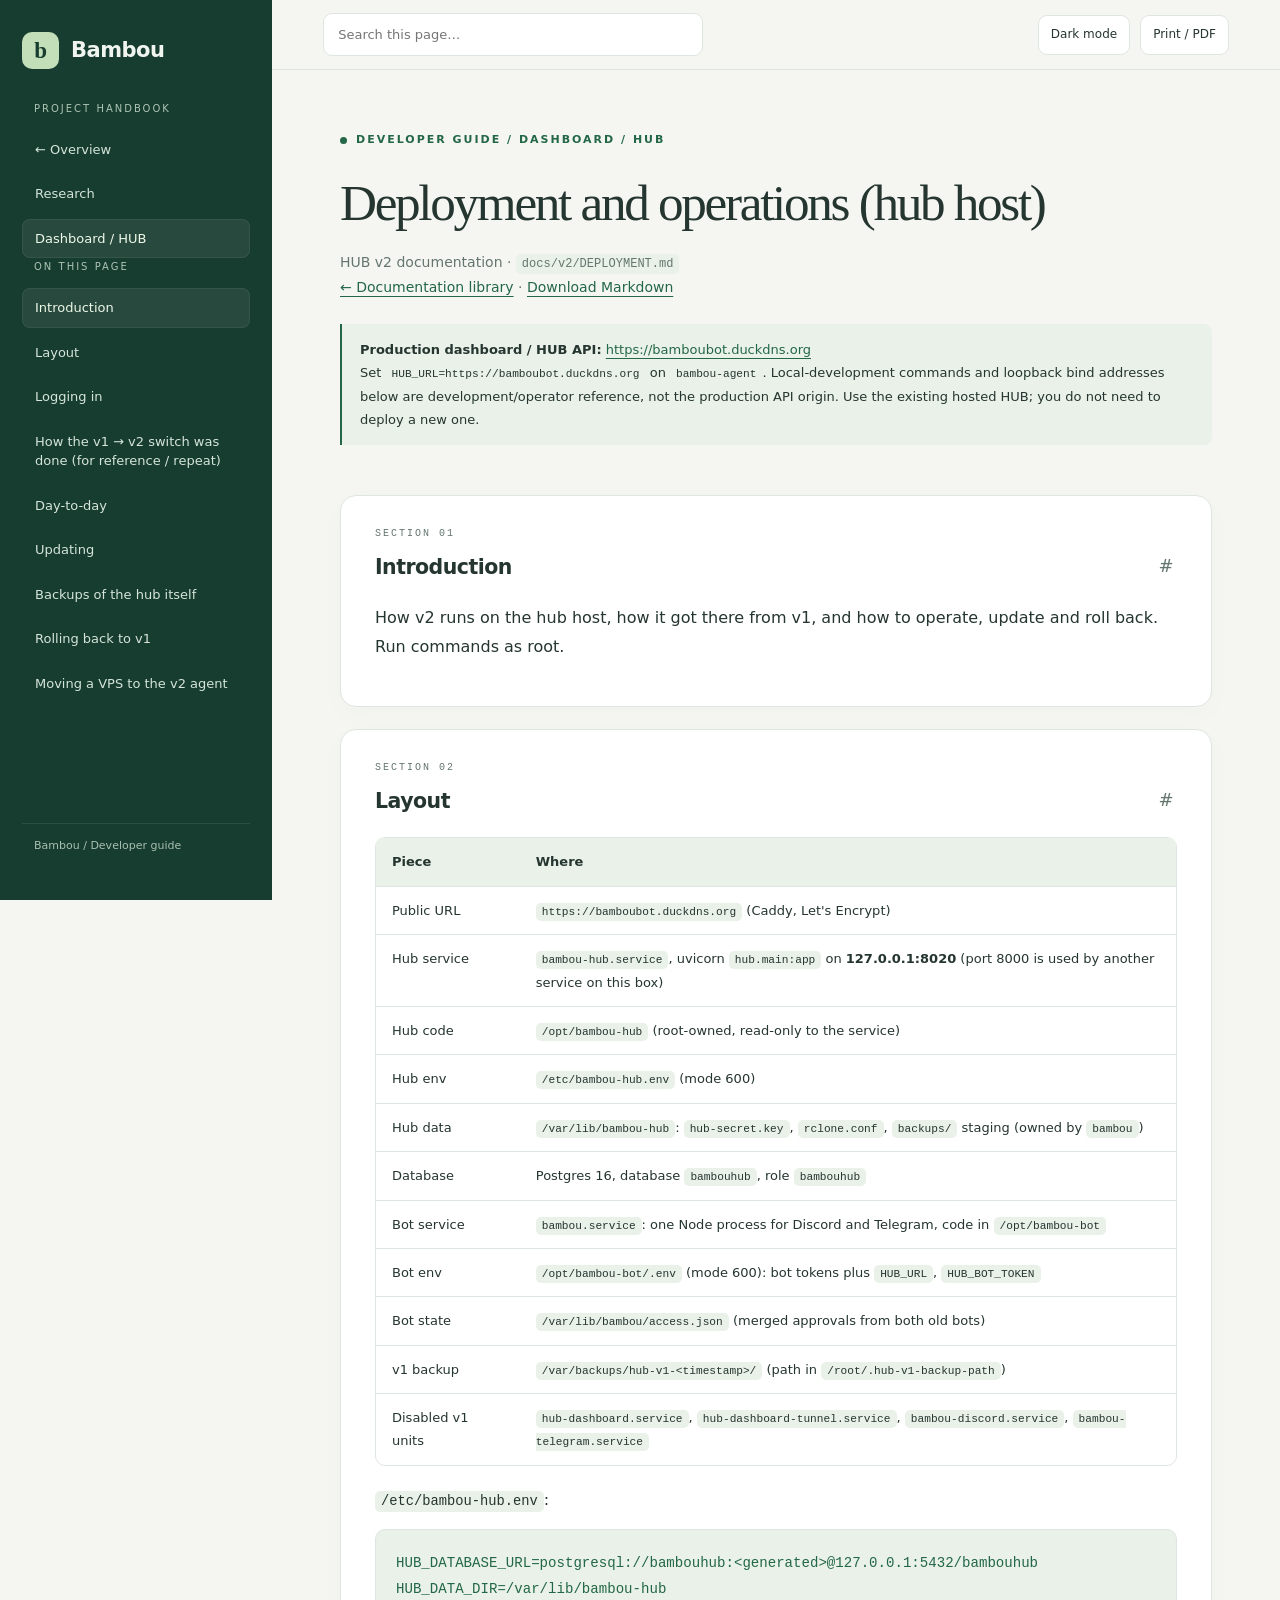
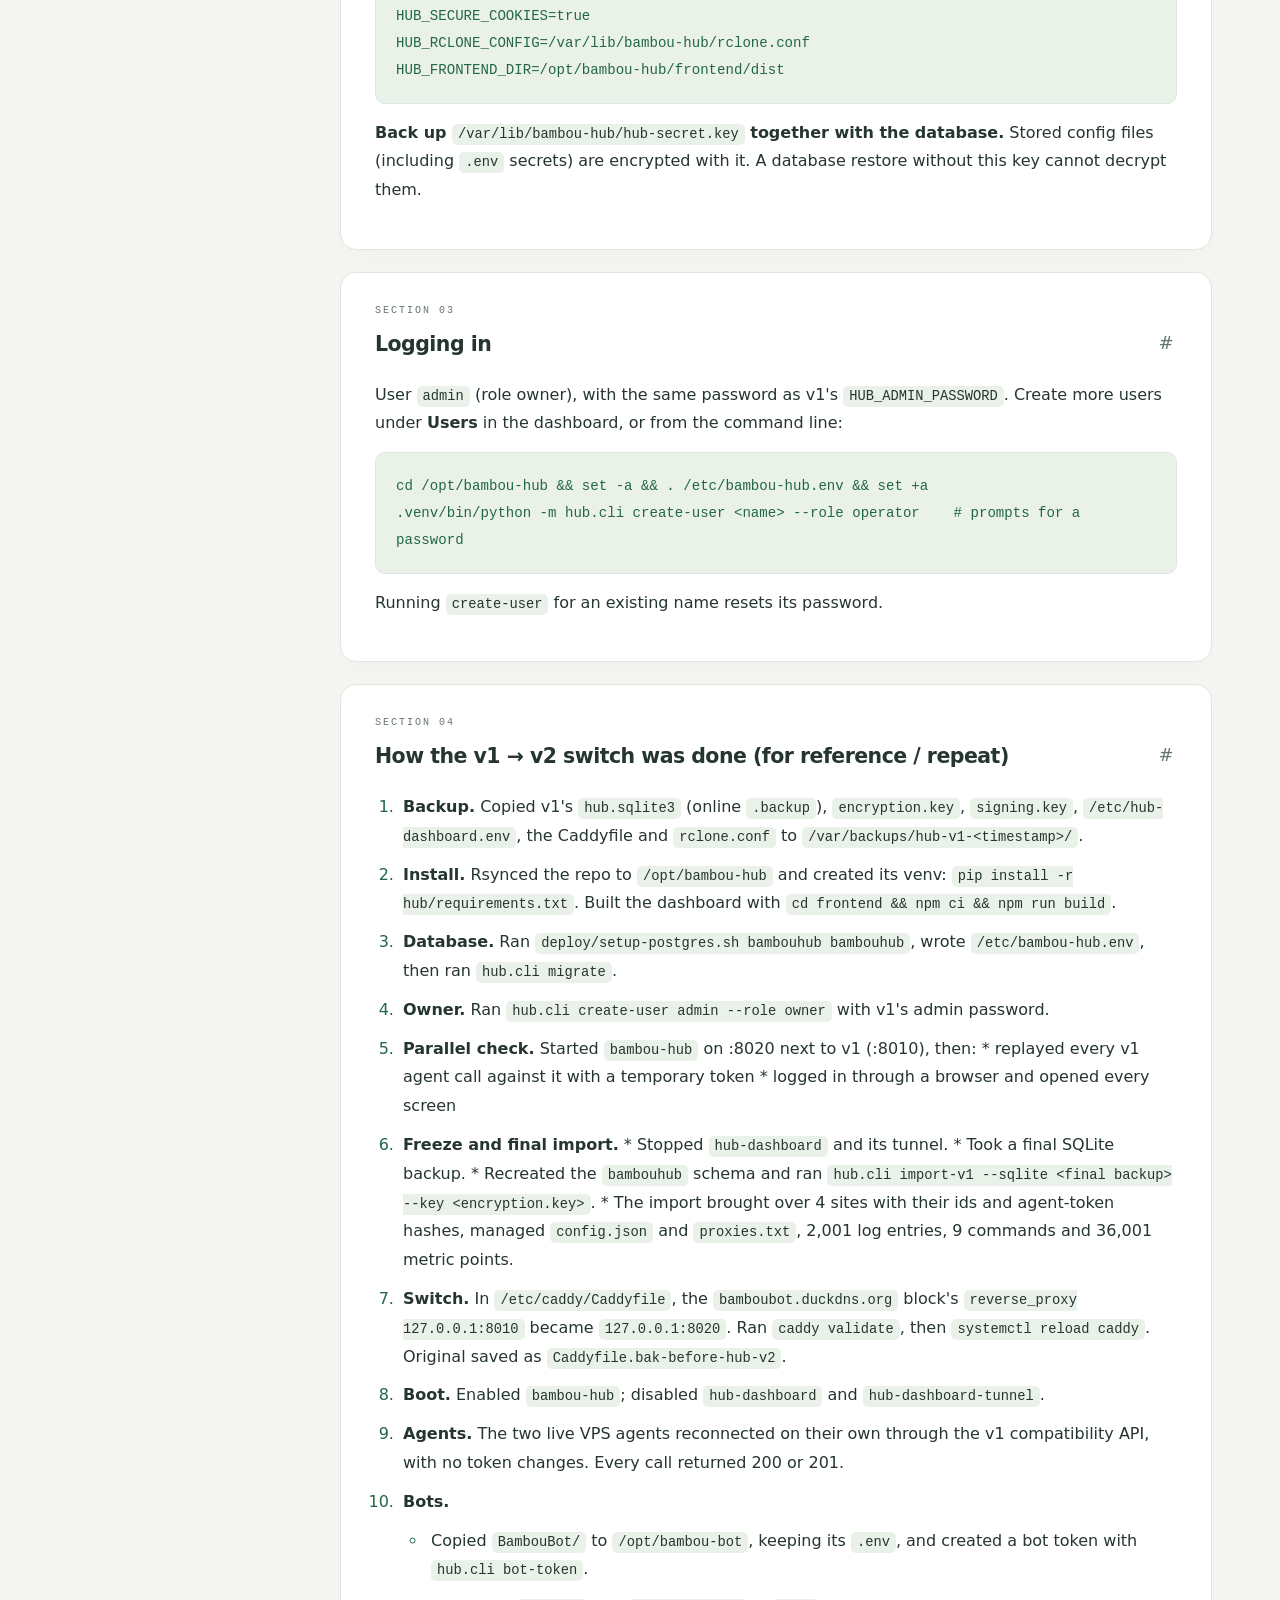
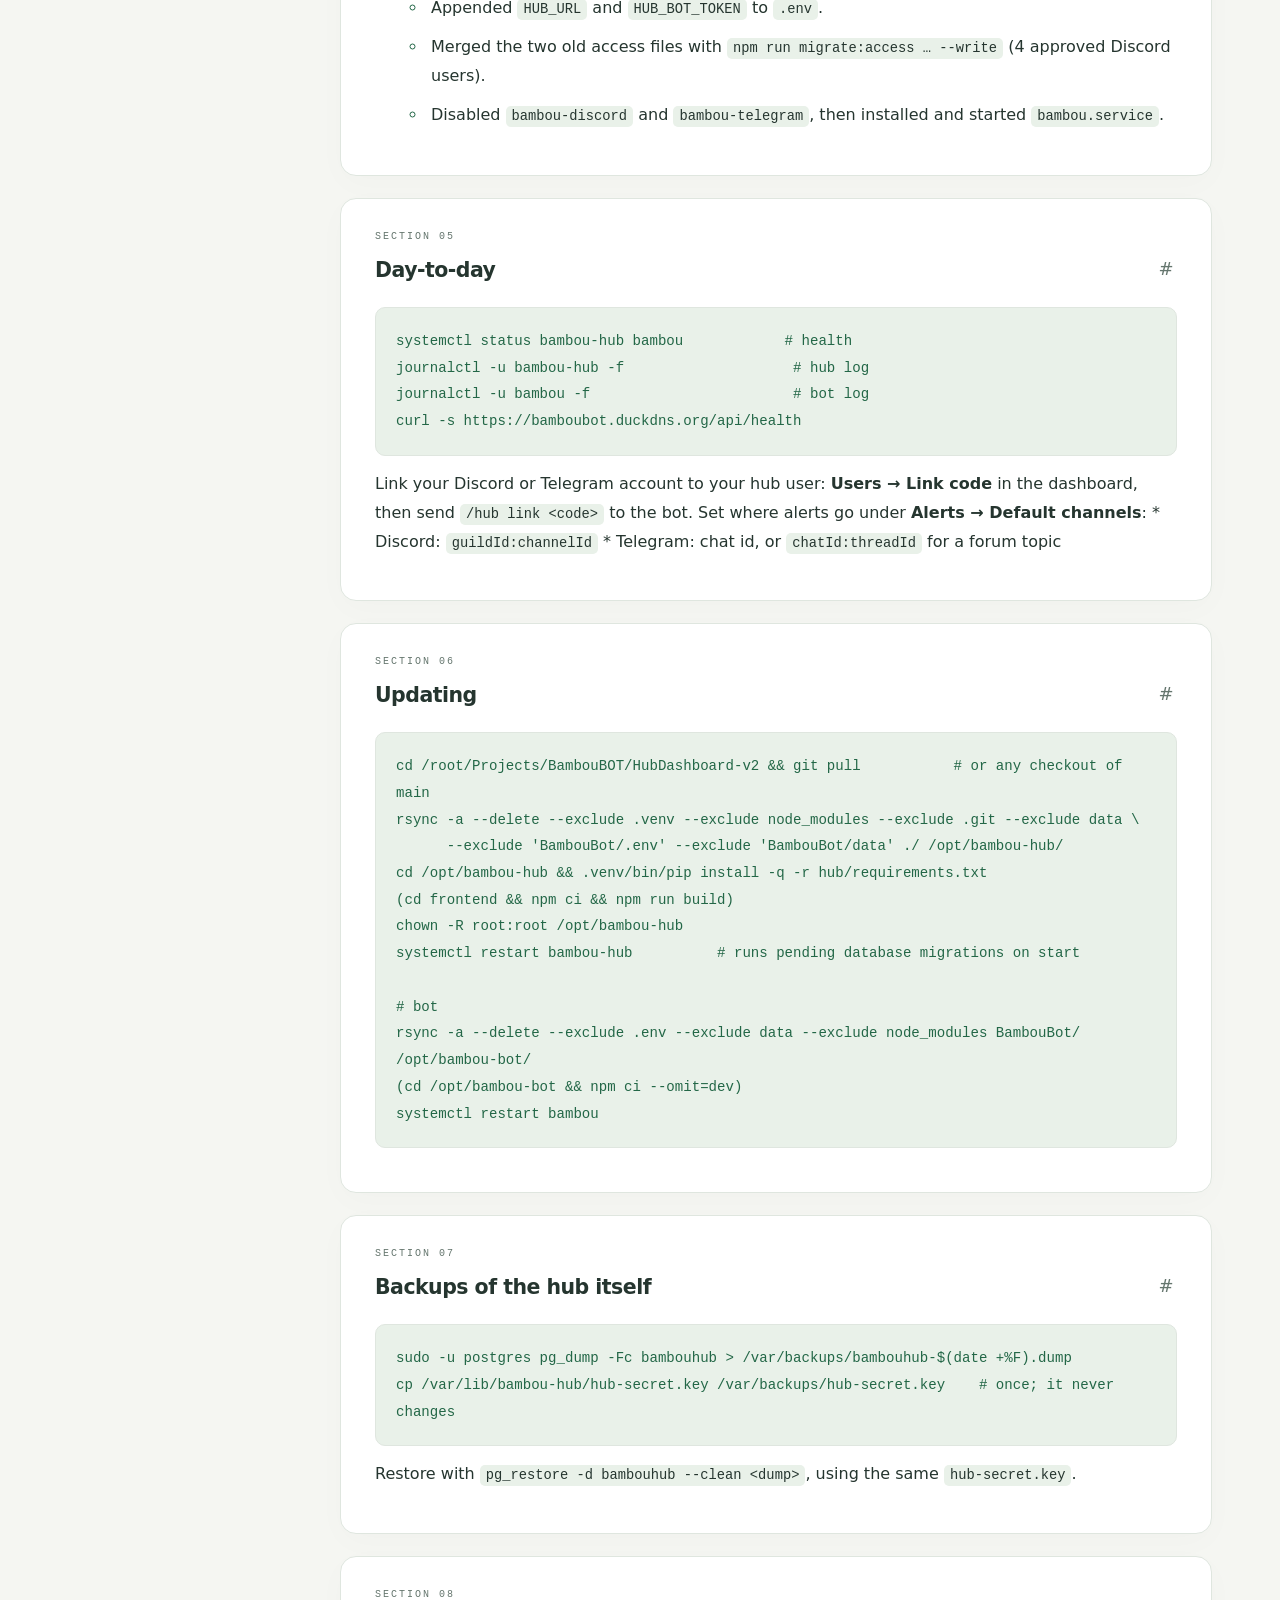
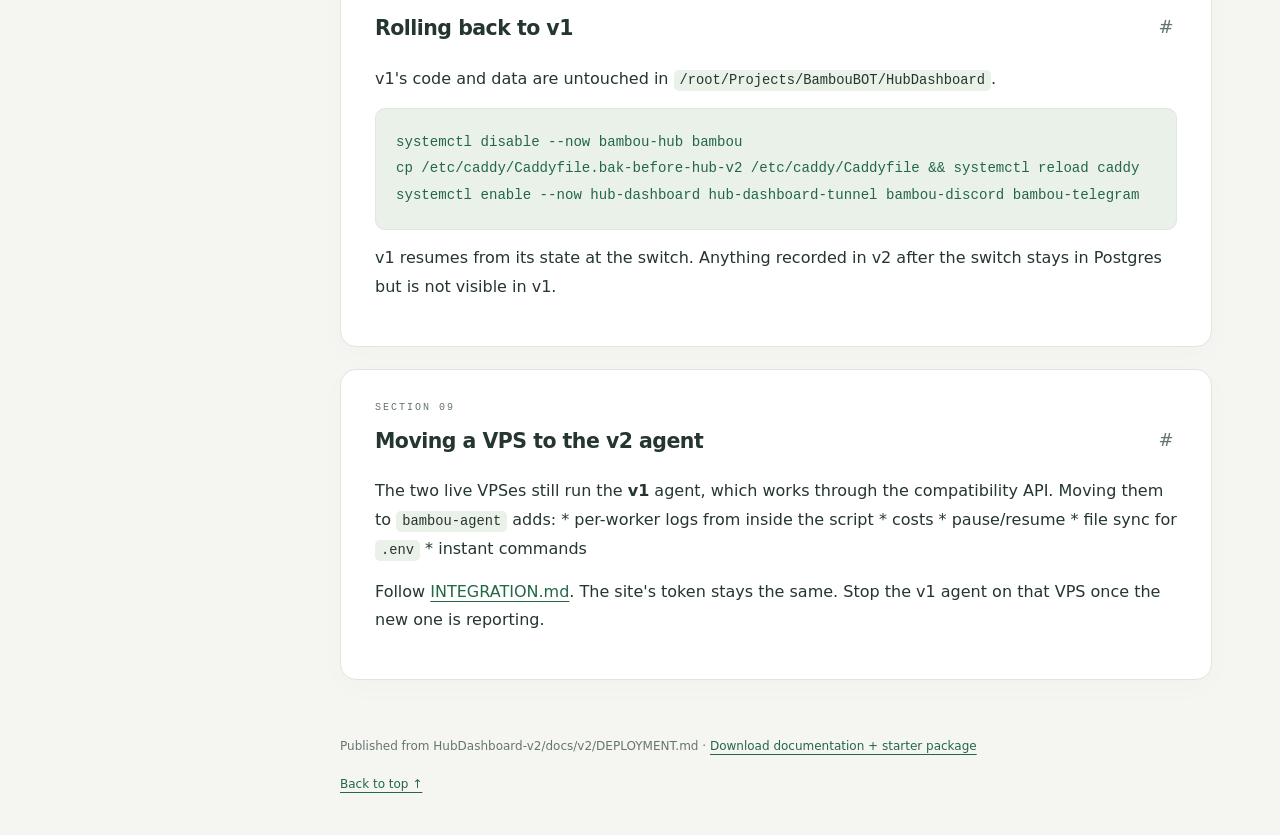
<file: hub-docs/docs/v2/DEPLOYMENT.html>
<!DOCTYPE html>
<html lang="en"><head><meta charset="utf-8">
<meta name="viewport" content="width=device-width, initial-scale=1">
<meta name="theme-color" content="#173c30">
<title>Deployment and operations (hub host) – Bambou HUB Docs</title>
<link rel="icon" href="/favicon.svg" type="image/svg+xml">
<link rel="stylesheet" href="/guide.css"><script src="/guide.js" defer></script>
</head><body data-page="hub" class="reference-doc">
<header><h1>Deployment and operations (hub host)</h1><p>HUB v2 documentation · <code>docs/v2/DEPLOYMENT.md</code></p>
<p><a href="/hub.html#documentation">← Documentation library</a> · <a href="/hub-docs/docs/v2/DEPLOYMENT.md" download>Download Markdown</a></p>
<div class="rule"><strong>Production dashboard / HUB API:</strong> <a href="https://bamboubot.duckdns.org">https://bamboubot.duckdns.org</a><br>
Set <code>HUB_URL=https://bamboubot.duckdns.org</code> on <code>bambou-agent</code>. Local-development commands and loopback bind addresses below are development/operator reference, not the production API origin. Use the existing hosted HUB; you do not need to deploy a new one.</div></header>
<nav><a href="/index.html">← Overview</a><a href="/research.html">Research</a><a href="/hub.html">Dashboard / HUB</a></nav>
<main><section id="introduction"><h2>Introduction</h2><p>How v2 runs on the hub host, how it got there from v1, and how to operate,
update and roll back. Run commands as root.</p>
</section><section id="layout"><h2>Layout</h2>
<div aria-label="Reference table" class="table-scroll" role="region" tabindex="0"><table>
<thead>
<tr>
<th>Piece</th>
<th>Where</th>
</tr>
</thead>
<tbody>
<tr>
<td>Public URL</td>
<td><code>https://bamboubot.duckdns.org</code> (Caddy, Let's Encrypt)</td>
</tr>
<tr>
<td>Hub service</td>
<td><code>bambou-hub.service</code>, uvicorn <code>hub.main:app</code> on <strong>127.0.0.1:8020</strong> (port 8000 is used by another service on this box)</td>
</tr>
<tr>
<td>Hub code</td>
<td><code>/opt/bambou-hub</code> (root-owned, read-only to the service)</td>
</tr>
<tr>
<td>Hub env</td>
<td><code>/etc/bambou-hub.env</code> (mode 600)</td>
</tr>
<tr>
<td>Hub data</td>
<td><code>/var/lib/bambou-hub</code>: <code>hub-secret.key</code>, <code>rclone.conf</code>, <code>backups/</code> staging (owned by <code>bambou</code>)</td>
</tr>
<tr>
<td>Database</td>
<td>Postgres 16, database <code>bambouhub</code>, role <code>bambouhub</code></td>
</tr>
<tr>
<td>Bot service</td>
<td><code>bambou.service</code>: one Node process for Discord and Telegram, code in <code>/opt/bambou-bot</code></td>
</tr>
<tr>
<td>Bot env</td>
<td><code>/opt/bambou-bot/.env</code> (mode 600): bot tokens plus <code>HUB_URL</code>, <code>HUB_BOT_TOKEN</code></td>
</tr>
<tr>
<td>Bot state</td>
<td><code>/var/lib/bambou/access.json</code> (merged approvals from both old bots)</td>
</tr>
<tr>
<td>v1 backup</td>
<td><code>/var/backups/hub-v1-&lt;timestamp&gt;/</code> (path in <code>/root/.hub-v1-backup-path</code>)</td>
</tr>
<tr>
<td>Disabled v1 units</td>
<td><code>hub-dashboard.service</code>, <code>hub-dashboard-tunnel.service</code>, <code>bambou-discord.service</code>, <code>bambou-telegram.service</code></td>
</tr>
</tbody>
</table></div>
<p><code>/etc/bambou-hub.env</code>:</p>
<pre><code class="language-dotenv">HUB_DATABASE_URL=postgresql://bambouhub:&lt;generated&gt;@127.0.0.1:5432/bambouhub
HUB_DATA_DIR=/var/lib/bambou-hub
HUB_SECURE_COOKIES=true
HUB_RCLONE_CONFIG=/var/lib/bambou-hub/rclone.conf
HUB_FRONTEND_DIR=/opt/bambou-hub/frontend/dist
</code></pre>
<p><strong>Back up <code>/var/lib/bambou-hub/hub-secret.key</code> together with the database.</strong> Stored
config files (including <code>.env</code> secrets) are encrypted with it. A database restore
without this key cannot decrypt them.</p>
</section><section id="logging-in"><h2>Logging in</h2>
<p>User <code>admin</code> (role owner), with the same password as v1's <code>HUB_ADMIN_PASSWORD</code>.
Create more users under <strong>Users</strong> in the dashboard, or from the command line:</p>
<pre><code class="language-bash">cd /opt/bambou-hub &amp;&amp; set -a &amp;&amp; . /etc/bambou-hub.env &amp;&amp; set +a
.venv/bin/python -m hub.cli create-user &lt;name&gt; --role operator    # prompts for a password
</code></pre>
<p>Running <code>create-user</code> for an existing name resets its password.</p>
</section><section id="how-the-v1-v2-switch-was-done-for-reference-repeat"><h2>How the v1 → v2 switch was done (for reference / repeat)</h2>
<ol>
<li><strong>Backup.</strong> Copied v1's <code>hub.sqlite3</code> (online <code>.backup</code>), <code>encryption.key</code>,
   <code>signing.key</code>, <code>/etc/hub-dashboard.env</code>, the Caddyfile and <code>rclone.conf</code> to
   <code>/var/backups/hub-v1-&lt;timestamp&gt;/</code>.</li>
<li><strong>Install.</strong> Rsynced the repo to <code>/opt/bambou-hub</code> and created its venv:
   <code>pip install -r hub/requirements.txt</code>. Built the dashboard with
   <code>cd frontend &amp;&amp; npm ci &amp;&amp; npm run build</code>.</li>
<li><strong>Database.</strong> Ran <code>deploy/setup-postgres.sh bambouhub bambouhub</code>, wrote
   <code>/etc/bambou-hub.env</code>, then ran <code>hub.cli migrate</code>.</li>
<li><strong>Owner.</strong> Ran <code>hub.cli create-user admin --role owner</code> with v1's admin password.</li>
<li><strong>Parallel check.</strong> Started <code>bambou-hub</code> on :8020 next to v1 (:8010), then:
   * replayed every v1 agent call against it with a temporary token
   * logged in through a browser and opened every screen</li>
<li><strong>Freeze and final import.</strong>
   * Stopped <code>hub-dashboard</code> and its tunnel.
   * Took a final SQLite backup.
   * Recreated the <code>bambouhub</code> schema and ran
     <code>hub.cli import-v1 --sqlite &lt;final backup&gt; --key &lt;encryption.key&gt;</code>.
   * The import brought over 4 sites with their ids and agent-token hashes, managed
     <code>config.json</code> and <code>proxies.txt</code>, 2,001 log entries, 9 commands and 36,001 metric
     points.</li>
<li><strong>Switch.</strong> In <code>/etc/caddy/Caddyfile</code>, the <code>bamboubot.duckdns.org</code> block's
   <code>reverse_proxy 127.0.0.1:8010</code> became <code>127.0.0.1:8020</code>. Ran <code>caddy validate</code>, then
   <code>systemctl reload caddy</code>. Original saved as <code>Caddyfile.bak-before-hub-v2</code>.</li>
<li><strong>Boot.</strong> Enabled <code>bambou-hub</code>; disabled <code>hub-dashboard</code> and <code>hub-dashboard-tunnel</code>.</li>
<li><strong>Agents.</strong> The two live VPS agents reconnected on their own through the v1
   compatibility API, with no token changes. Every call returned 200 or 201.</li>
<li><strong>Bots.</strong><ul>
<li>Copied <code>BambouBot/</code> to <code>/opt/bambou-bot</code>, keeping its <code>.env</code>, and created a
  bot token with <code>hub.cli bot-token</code>.</li>
<li>Appended <code>HUB_URL</code> and <code>HUB_BOT_TOKEN</code> to <code>.env</code>.</li>
<li>Merged the two old access files with <code>npm run migrate:access … --write</code>
  (4 approved Discord users).</li>
<li>Disabled <code>bambou-discord</code> and <code>bambou-telegram</code>, then installed and started
  <code>bambou.service</code>.</li>
</ul>
</li>
</ol>
</section><section id="day-to-day"><h2>Day-to-day</h2>
<pre><code class="language-bash">systemctl status bambou-hub bambou            # health
journalctl -u bambou-hub -f                    # hub log
journalctl -u bambou -f                        # bot log
curl -s https://bamboubot.duckdns.org/api/health
</code></pre>
<p>Link your Discord or Telegram account to your hub user: <strong>Users → Link code</strong> in the
dashboard, then send <code>/hub link &lt;code&gt;</code> to the bot. Set where alerts go under
<strong>Alerts → Default channels</strong>:
* Discord: <code>guildId:channelId</code>
* Telegram: chat id, or <code>chatId:threadId</code> for a forum topic</p>
</section><section id="updating"><h2>Updating</h2>
<pre><code class="language-bash">cd /root/Projects/BambouBOT/HubDashboard-v2 &amp;&amp; git pull           # or any checkout of main
rsync -a --delete --exclude .venv --exclude node_modules --exclude .git --exclude data \
      --exclude 'BambouBot/.env' --exclude 'BambouBot/data' ./ /opt/bambou-hub/
cd /opt/bambou-hub &amp;&amp; .venv/bin/pip install -q -r hub/requirements.txt
(cd frontend &amp;&amp; npm ci &amp;&amp; npm run build)
chown -R root:root /opt/bambou-hub
systemctl restart bambou-hub          # runs pending database migrations on start

# bot
rsync -a --delete --exclude .env --exclude data --exclude node_modules BambouBot/ /opt/bambou-bot/
(cd /opt/bambou-bot &amp;&amp; npm ci --omit=dev)
systemctl restart bambou
</code></pre>
</section><section id="backups-of-the-hub-itself"><h2>Backups of the hub itself</h2>
<pre><code class="language-bash">sudo -u postgres pg_dump -Fc bambouhub &gt; /var/backups/bambouhub-$(date +%F).dump
cp /var/lib/bambou-hub/hub-secret.key /var/backups/hub-secret.key    # once; it never changes
</code></pre>
<p>Restore with <code>pg_restore -d bambouhub --clean &lt;dump&gt;</code>, using the same <code>hub-secret.key</code>.</p>
</section><section id="rolling-back-to-v1"><h2>Rolling back to v1</h2>
<p>v1's code and data are untouched in <code>/root/Projects/BambouBOT/HubDashboard</code>.</p>
<pre><code class="language-bash">systemctl disable --now bambou-hub bambou
cp /etc/caddy/Caddyfile.bak-before-hub-v2 /etc/caddy/Caddyfile &amp;&amp; systemctl reload caddy
systemctl enable --now hub-dashboard hub-dashboard-tunnel bambou-discord bambou-telegram
</code></pre>
<p>v1 resumes from its state at the switch. Anything recorded in v2 after the switch
stays in Postgres but is not visible in v1.</p>
</section><section id="moving-a-vps-to-the-v2-agent"><h2>Moving a VPS to the v2 agent</h2>
<p>The two live VPSes still run the <strong>v1</strong> agent, which works through the compatibility
API. Moving them to <code>bambou-agent</code> adds:
* per-worker logs from inside the script
* costs
* pause/resume
* file sync for <code>.env</code>
* instant commands</p>
<p>Follow <a href="/hub-docs/docs/v2/INTEGRATION.html">INTEGRATION.md</a>. The site's token stays the same. Stop the v1
agent on that VPS once the new one is reporting.</p></section></main>
<footer>Published from HubDashboard-v2/docs/v2/DEPLOYMENT.md · <a href="/downloads/hub-starters.zip" download>Download documentation + starter package</a></footer>
</body></html>
</file>
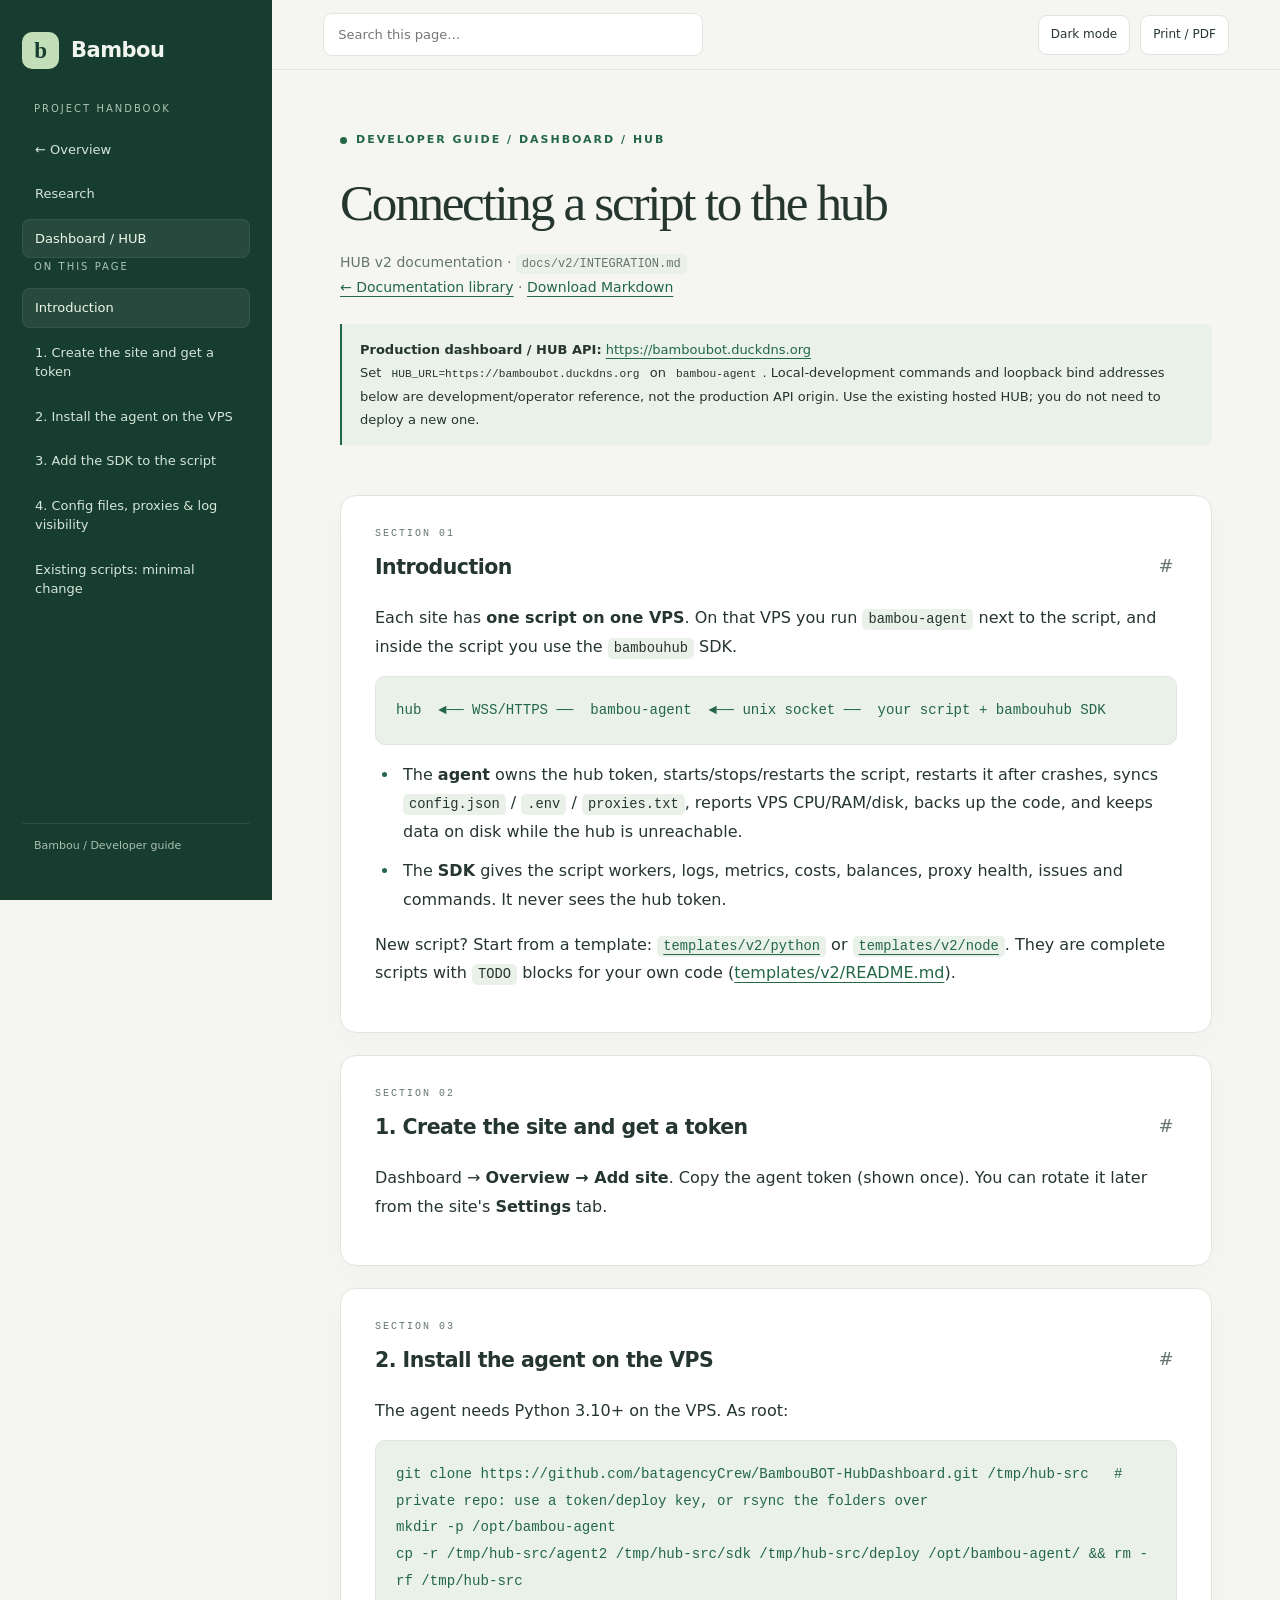
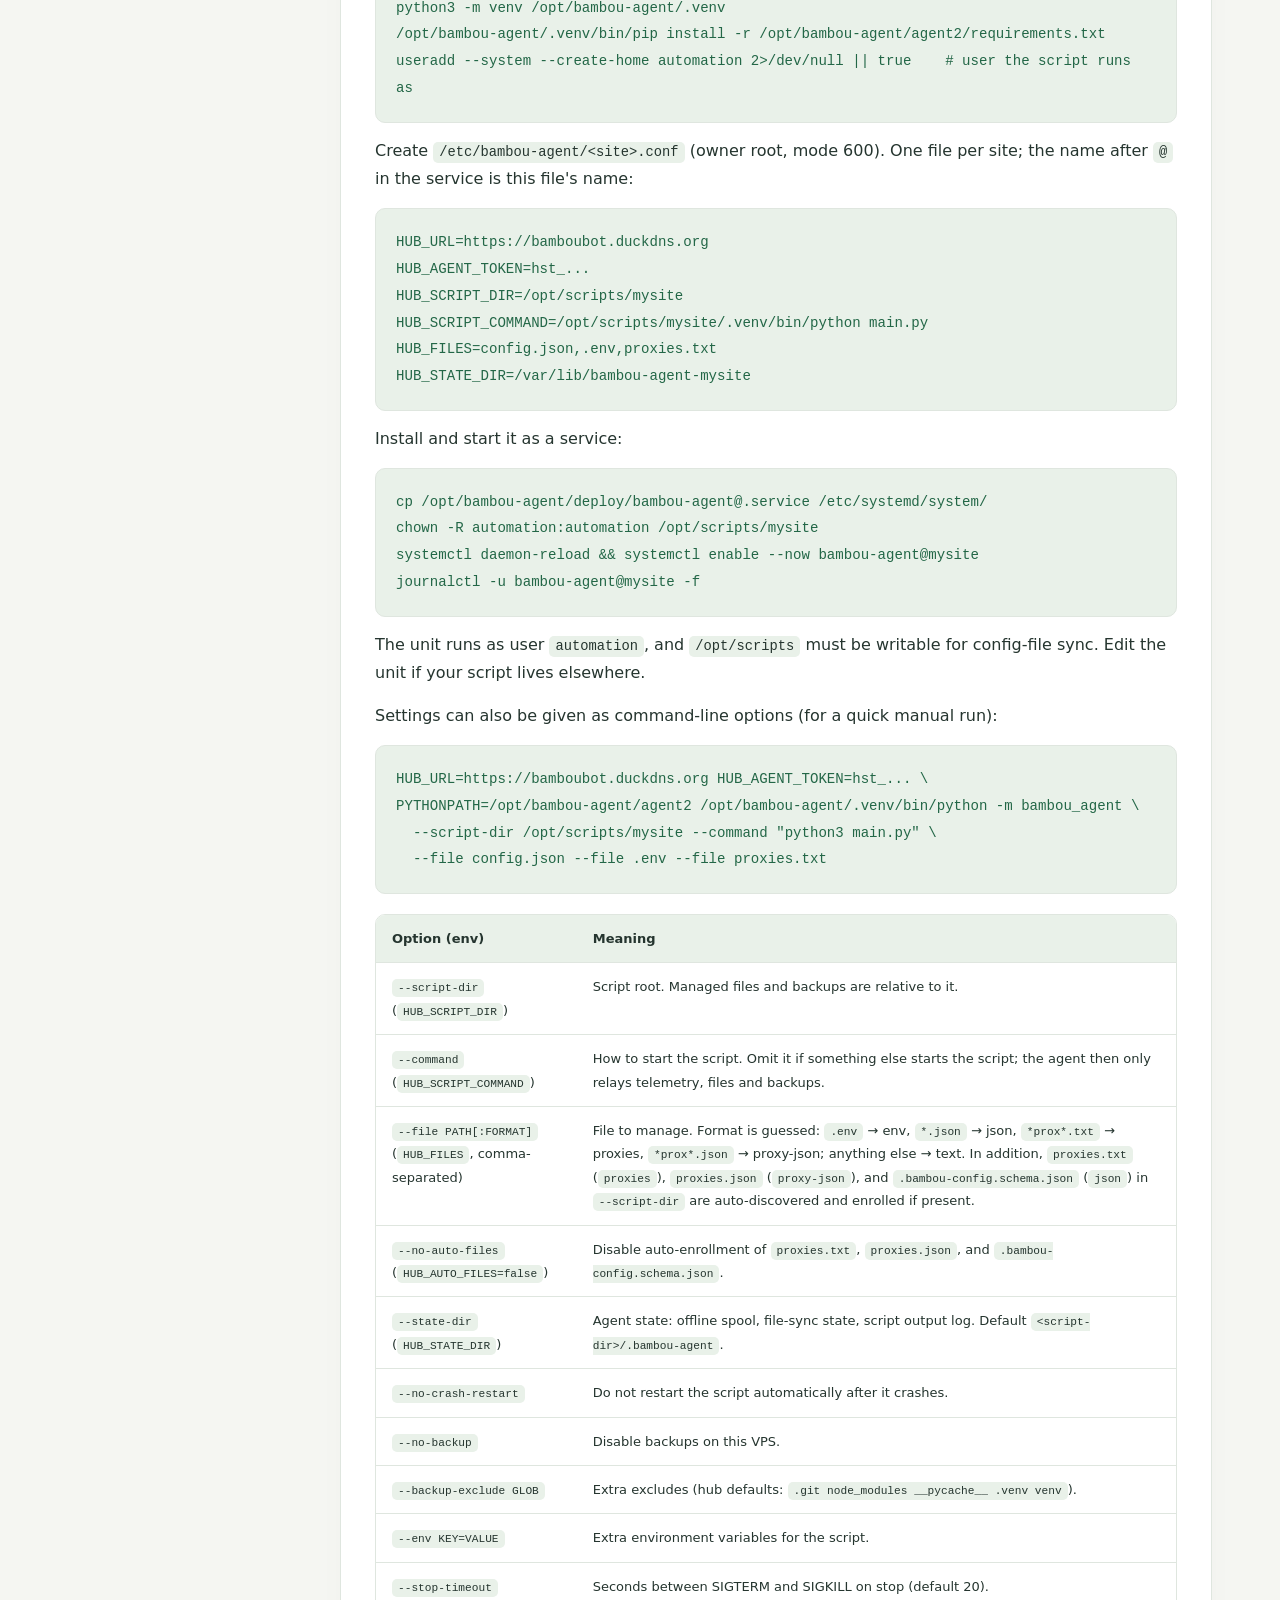
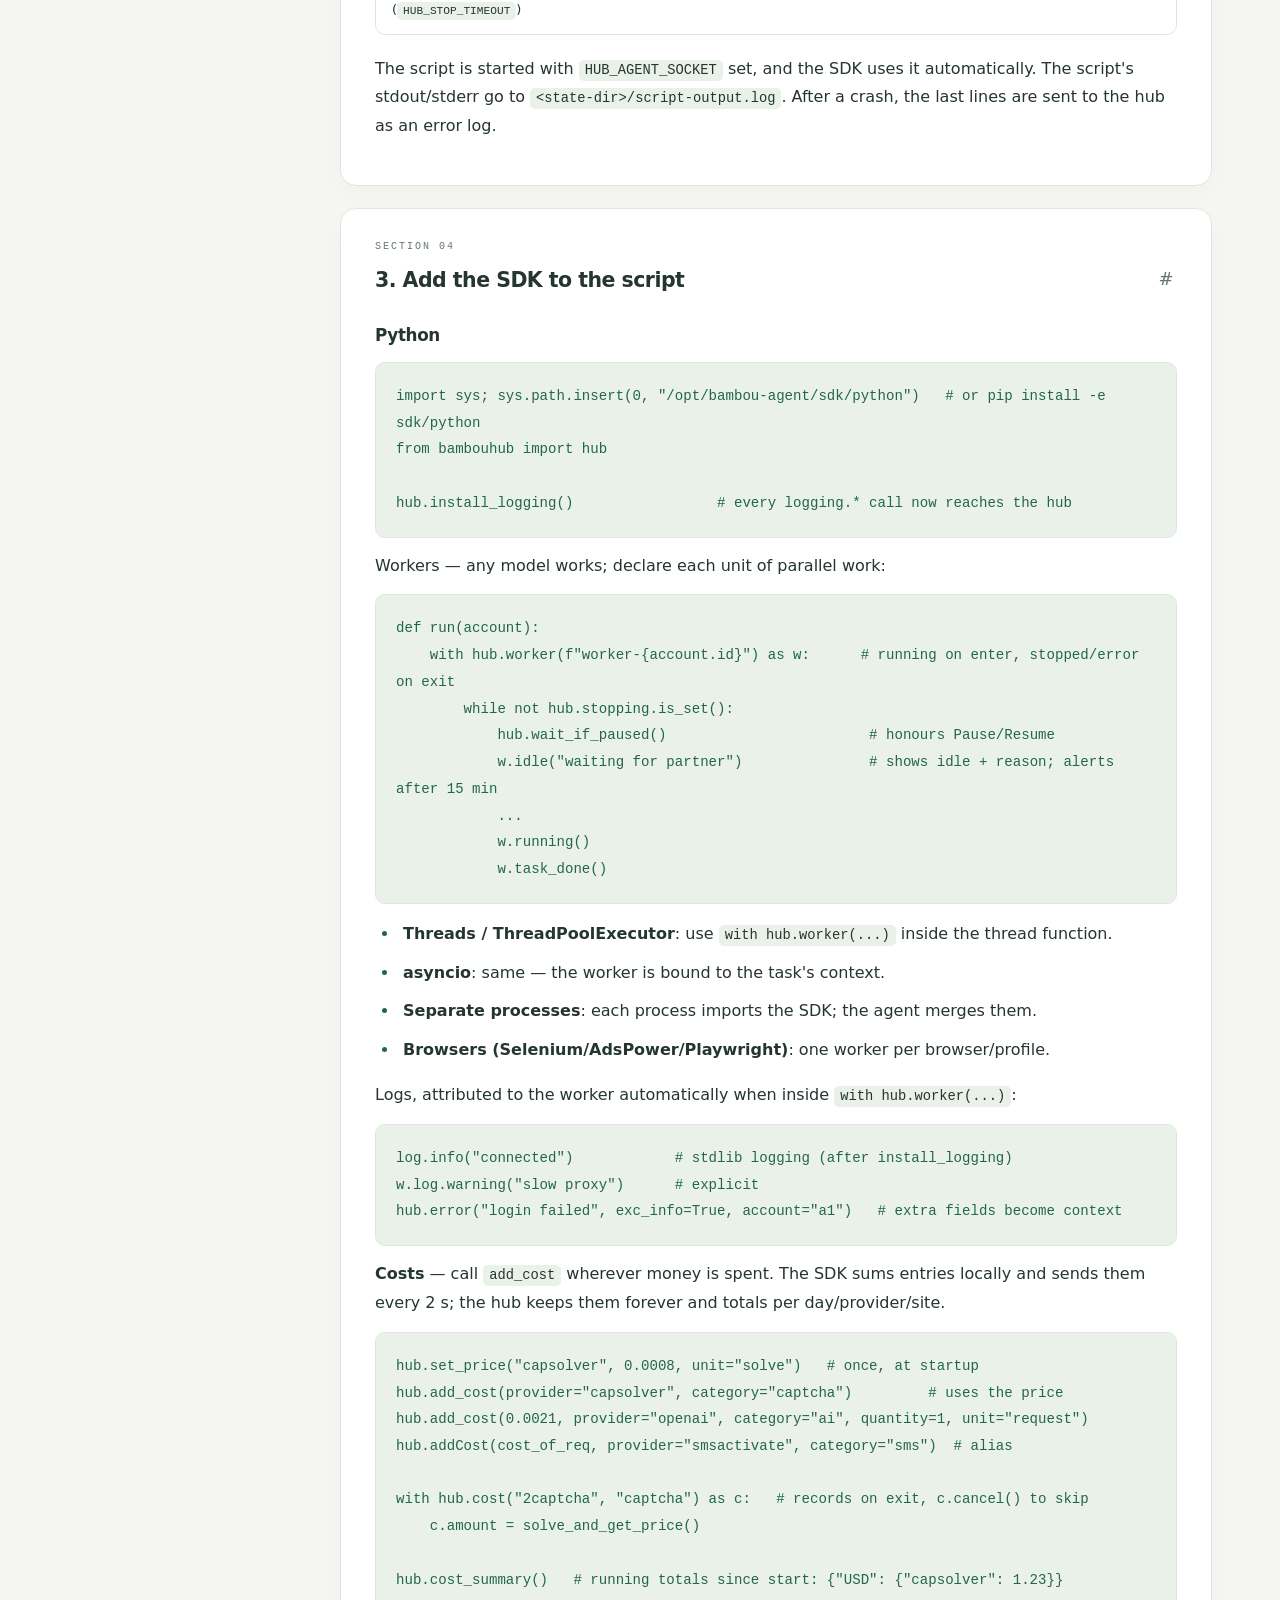
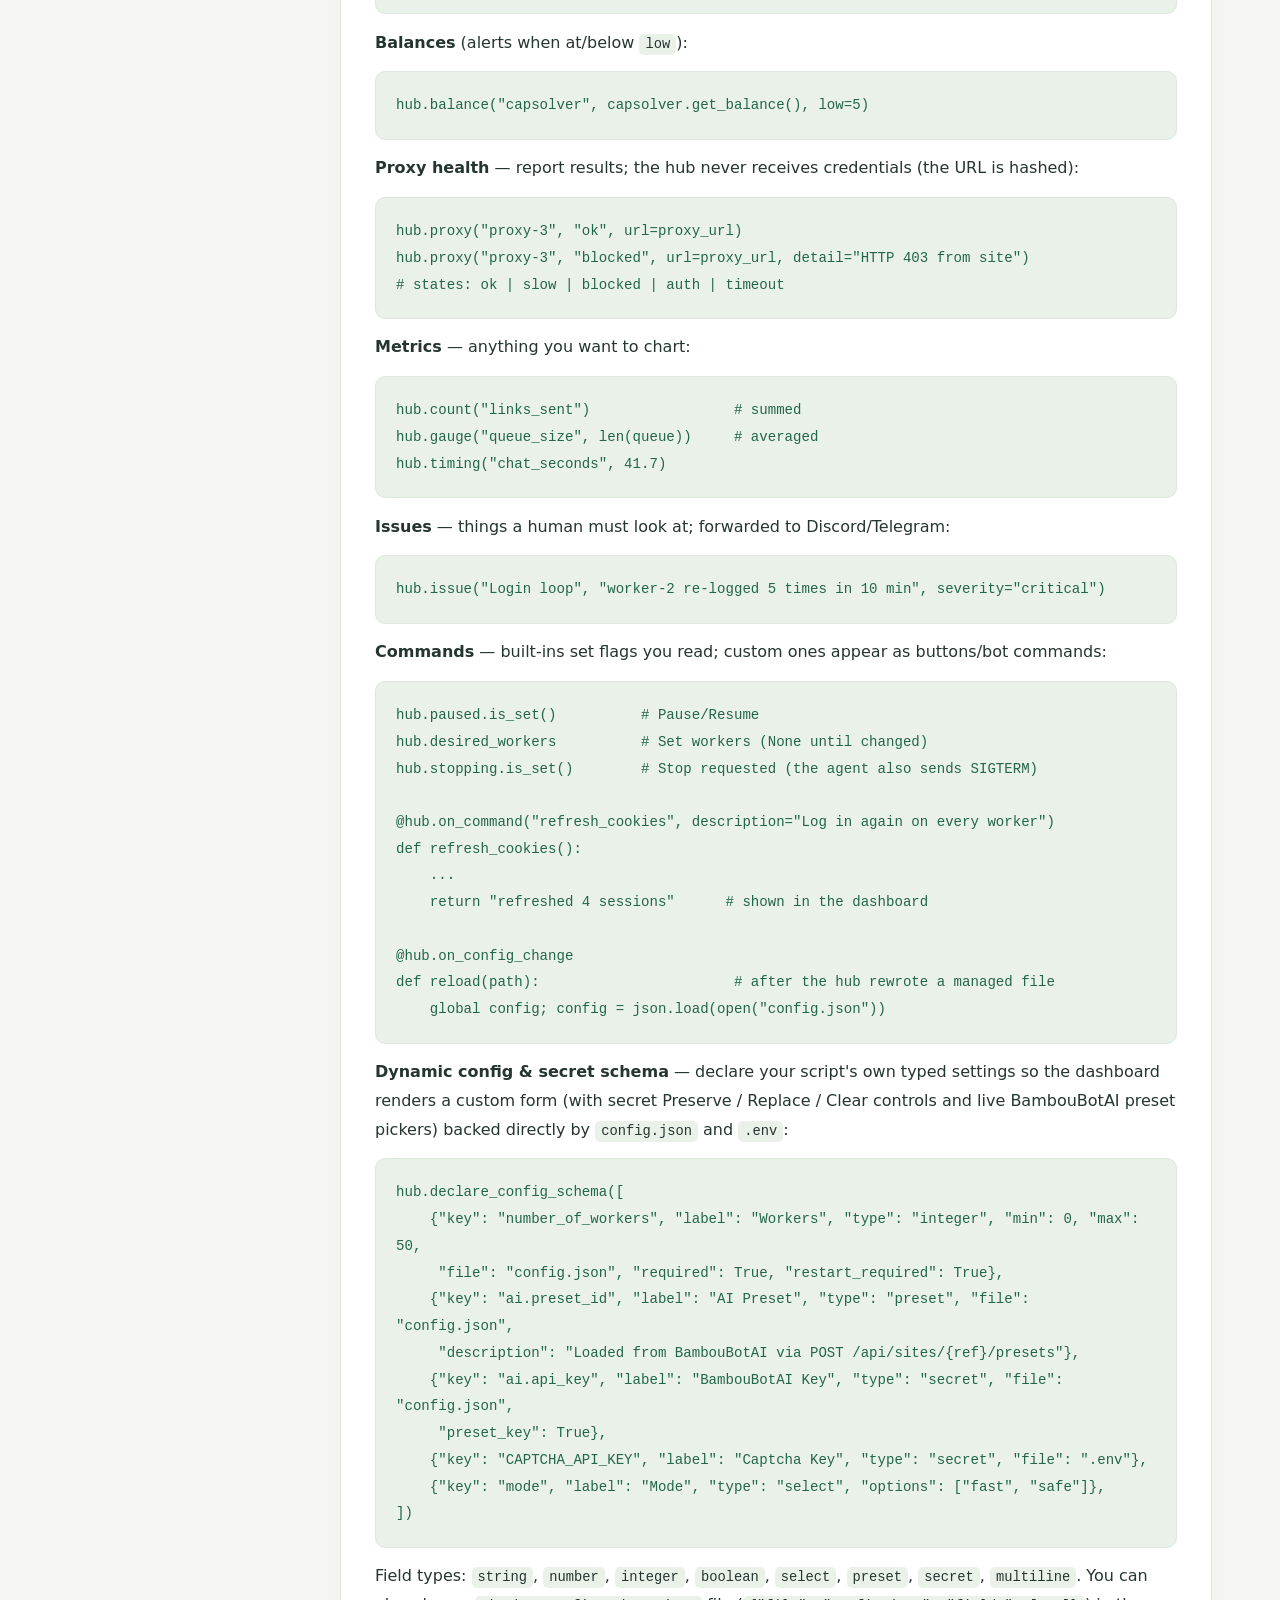
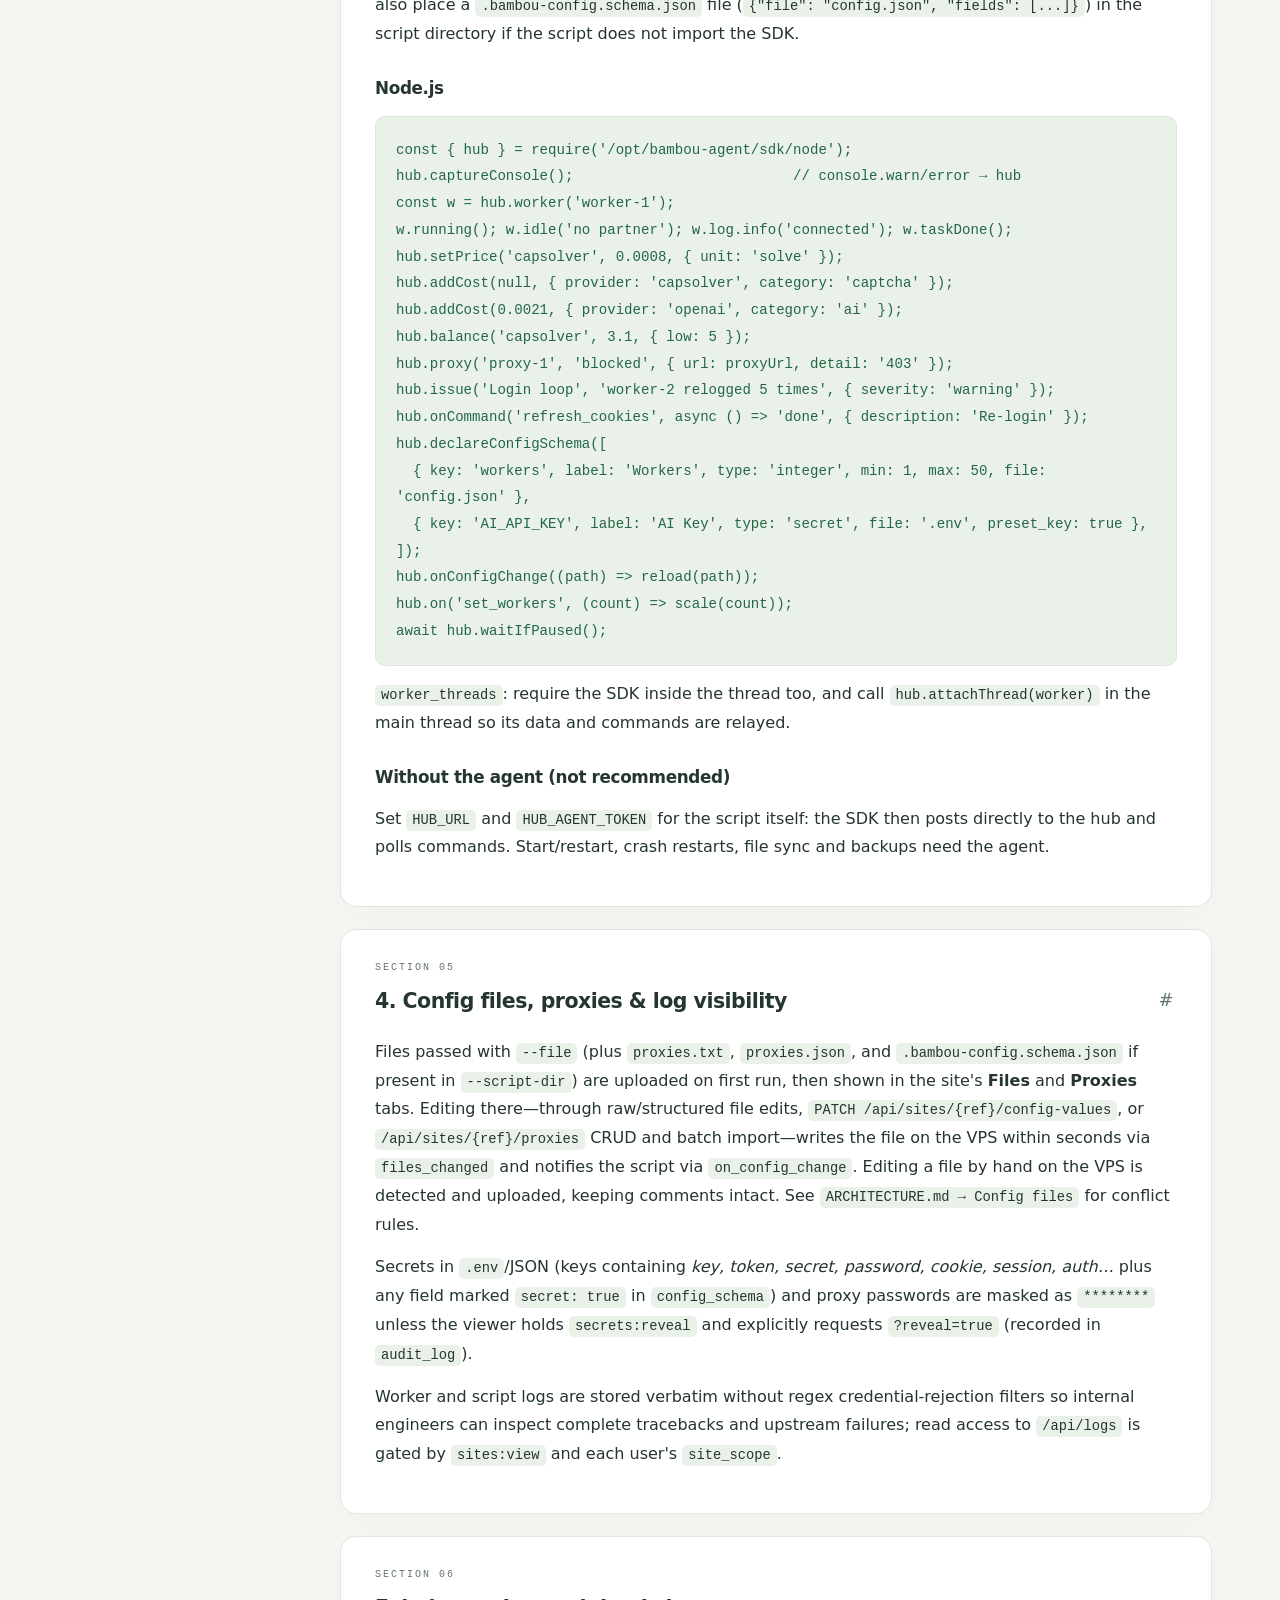
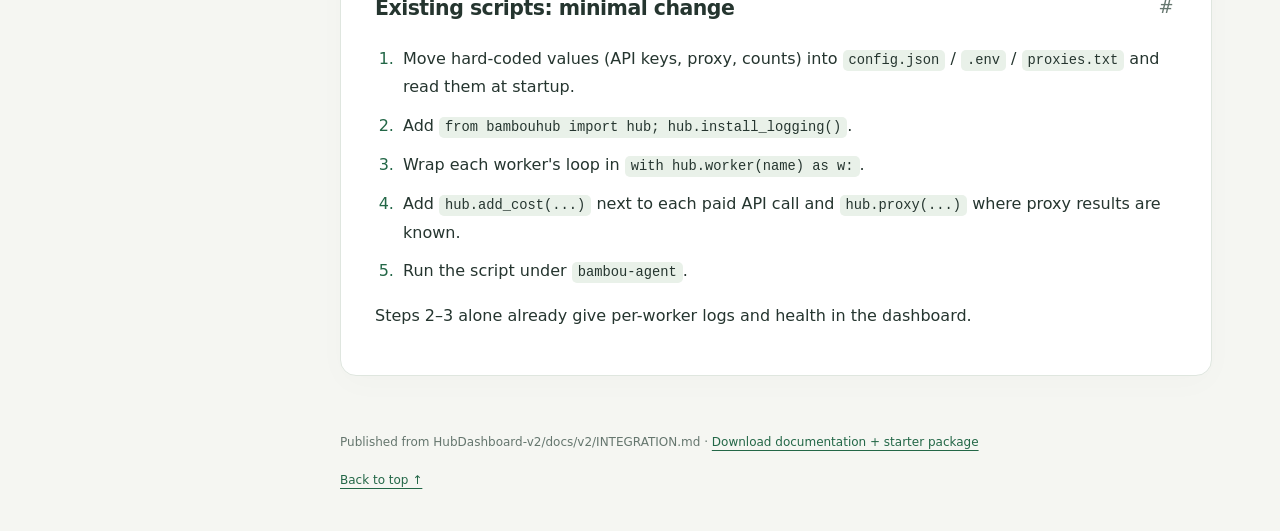
<file: hub-docs/docs/v2/INTEGRATION.html>
<!DOCTYPE html>
<html lang="en"><head><meta charset="utf-8">
<meta name="viewport" content="width=device-width, initial-scale=1">
<meta name="theme-color" content="#173c30">
<title>Connecting a script to the hub – Bambou HUB Docs</title>
<link rel="icon" href="/favicon.svg" type="image/svg+xml">
<link rel="stylesheet" href="/guide.css"><script src="/guide.js" defer></script>
</head><body data-page="hub" class="reference-doc">
<header><h1>Connecting a script to the hub</h1><p>HUB v2 documentation · <code>docs/v2/INTEGRATION.md</code></p>
<p><a href="/hub.html#documentation">← Documentation library</a> · <a href="/hub-docs/docs/v2/INTEGRATION.md" download>Download Markdown</a></p>
<div class="rule"><strong>Production dashboard / HUB API:</strong> <a href="https://bamboubot.duckdns.org">https://bamboubot.duckdns.org</a><br>
Set <code>HUB_URL=https://bamboubot.duckdns.org</code> on <code>bambou-agent</code>. Local-development commands and loopback bind addresses below are development/operator reference, not the production API origin. Use the existing hosted HUB; you do not need to deploy a new one.</div></header>
<nav><a href="/index.html">← Overview</a><a href="/research.html">Research</a><a href="/hub.html">Dashboard / HUB</a></nav>
<main><section id="introduction"><h2>Introduction</h2><p>Each site has <strong>one script on one VPS</strong>. On that VPS you run <code>bambou-agent</code> next to the
script, and inside the script you use the <code>bambouhub</code> SDK.</p>
<pre><code>hub  ◄── WSS/HTTPS ──  bambou-agent  ◄── unix socket ──  your script + bambouhub SDK
</code></pre>
<ul>
<li>The <strong>agent</strong> owns the hub token, starts/stops/restarts the script, restarts it after
  crashes, syncs <code>config.json</code> / <code>.env</code> / <code>proxies.txt</code>, reports VPS CPU/RAM/disk, backs
  up the code, and keeps data on disk while the hub is unreachable.</li>
<li>The <strong>SDK</strong> gives the script workers, logs, metrics, costs, balances, proxy health,
  issues and commands. It never sees the hub token.</li>
</ul>
<p>New script? Start from a template: <a href="/hub-docs/templates/v2/README.html"><code>templates/v2/python</code></a> or
<a href="/hub-docs/templates/v2/README.html"><code>templates/v2/node</code></a>. They are complete scripts with <code>TODO</code>
blocks for your own code (<a href="/hub-docs/templates/v2/README.html">templates/v2/README.md</a>).</p>
</section><section id="1-create-the-site-and-get-a-token"><h2>1. Create the site and get a token</h2>
<p>Dashboard → <strong>Overview → Add site</strong>. Copy the agent token (shown once). You can rotate
it later from the site's <strong>Settings</strong> tab.</p>
</section><section id="2-install-the-agent-on-the-vps"><h2>2. Install the agent on the VPS</h2>
<p>The agent needs Python 3.10+ on the VPS. As root:</p>
<pre><code class="language-bash">git clone https://github.com/batagencyCrew/BambouBOT-HubDashboard.git /tmp/hub-src   # private repo: use a token/deploy key, or rsync the folders over
mkdir -p /opt/bambou-agent
cp -r /tmp/hub-src/agent2 /tmp/hub-src/sdk /tmp/hub-src/deploy /opt/bambou-agent/ &amp;&amp; rm -rf /tmp/hub-src
python3 -m venv /opt/bambou-agent/.venv
/opt/bambou-agent/.venv/bin/pip install -r /opt/bambou-agent/agent2/requirements.txt
useradd --system --create-home automation 2&gt;/dev/null || true    # user the script runs as
</code></pre>
<p>Create <code>/etc/bambou-agent/&lt;site&gt;.conf</code> (owner root, mode 600). One file per site; the
name after <code>@</code> in the service is this file's name:</p>
<pre><code class="language-dotenv">HUB_URL=https://bamboubot.duckdns.org
HUB_AGENT_TOKEN=hst_...
HUB_SCRIPT_DIR=/opt/scripts/mysite
HUB_SCRIPT_COMMAND=/opt/scripts/mysite/.venv/bin/python main.py
HUB_FILES=config.json,.env,proxies.txt
HUB_STATE_DIR=/var/lib/bambou-agent-mysite
</code></pre>
<p>Install and start it as a service:</p>
<pre><code class="language-bash">cp /opt/bambou-agent/deploy/bambou-agent@.service /etc/systemd/system/
chown -R automation:automation /opt/scripts/mysite
systemctl daemon-reload &amp;&amp; systemctl enable --now bambou-agent@mysite
journalctl -u bambou-agent@mysite -f
</code></pre>
<p>The unit runs as user <code>automation</code>, and <code>/opt/scripts</code> must be writable for config-file
sync. Edit the unit if your script lives elsewhere.</p>
<p>Settings can also be given as command-line options (for a quick manual run):</p>
<pre><code class="language-bash">HUB_URL=https://bamboubot.duckdns.org HUB_AGENT_TOKEN=hst_... \
PYTHONPATH=/opt/bambou-agent/agent2 /opt/bambou-agent/.venv/bin/python -m bambou_agent \
  --script-dir /opt/scripts/mysite --command "python3 main.py" \
  --file config.json --file .env --file proxies.txt
</code></pre>
<div aria-label="Reference table" class="table-scroll" role="region" tabindex="0"><table>
<thead>
<tr>
<th>Option (env)</th>
<th>Meaning</th>
</tr>
</thead>
<tbody>
<tr>
<td><code>--script-dir</code> (<code>HUB_SCRIPT_DIR</code>)</td>
<td>Script root. Managed files and backups are relative to it.</td>
</tr>
<tr>
<td><code>--command</code> (<code>HUB_SCRIPT_COMMAND</code>)</td>
<td>How to start the script. Omit it if something else starts the script; the agent then only relays telemetry, files and backups.</td>
</tr>
<tr>
<td><code>--file PATH[:FORMAT]</code> (<code>HUB_FILES</code>, comma-separated)</td>
<td>File to manage. Format is guessed: <code>.env</code> → env, <code>*.json</code> → json, <code>*prox*.txt</code> → proxies, <code>*prox*.json</code> → proxy-json; anything else → text. In addition, <code>proxies.txt</code> (<code>proxies</code>), <code>proxies.json</code> (<code>proxy-json</code>), and <code>.bambou-config.schema.json</code> (<code>json</code>) in <code>--script-dir</code> are auto-discovered and enrolled if present.</td>
</tr>
<tr>
<td><code>--no-auto-files</code> (<code>HUB_AUTO_FILES=false</code>)</td>
<td>Disable auto-enrollment of <code>proxies.txt</code>, <code>proxies.json</code>, and <code>.bambou-config.schema.json</code>.</td>
</tr>
<tr>
<td><code>--state-dir</code> (<code>HUB_STATE_DIR</code>)</td>
<td>Agent state: offline spool, file-sync state, script output log. Default <code>&lt;script-dir&gt;/.bambou-agent</code>.</td>
</tr>
<tr>
<td><code>--no-crash-restart</code></td>
<td>Do not restart the script automatically after it crashes.</td>
</tr>
<tr>
<td><code>--no-backup</code></td>
<td>Disable backups on this VPS.</td>
</tr>
<tr>
<td><code>--backup-exclude GLOB</code></td>
<td>Extra excludes (hub defaults: <code>.git node_modules __pycache__ .venv venv</code>).</td>
</tr>
<tr>
<td><code>--env KEY=VALUE</code></td>
<td>Extra environment variables for the script.</td>
</tr>
<tr>
<td><code>--stop-timeout</code> (<code>HUB_STOP_TIMEOUT</code>)</td>
<td>Seconds between SIGTERM and SIGKILL on stop (default 20).</td>
</tr>
</tbody>
</table></div>
<p>The script is started with <code>HUB_AGENT_SOCKET</code> set, and the SDK uses it automatically.
The script's stdout/stderr go to <code>&lt;state-dir&gt;/script-output.log</code>. After a crash, the
last lines are sent to the hub as an error log.</p>
</section><section id="3-add-the-sdk-to-the-script"><h2>3. Add the SDK to the script</h2>
<h3 id="python">Python</h3>
<pre><code class="language-python">import sys; sys.path.insert(0, "/opt/bambou-agent/sdk/python")   # or pip install -e sdk/python
from bambouhub import hub

hub.install_logging()                 # every logging.* call now reaches the hub
</code></pre>
<p>Workers — any model works; declare each unit of parallel work:</p>
<pre><code class="language-python">def run(account):
    with hub.worker(f"worker-{account.id}") as w:      # running on enter, stopped/error on exit
        while not hub.stopping.is_set():
            hub.wait_if_paused()                        # honours Pause/Resume
            w.idle("waiting for partner")               # shows idle + reason; alerts after 15 min
            ...
            w.running()
            w.task_done()
</code></pre>
<ul>
<li><strong>Threads / ThreadPoolExecutor</strong>: use <code>with hub.worker(...)</code> inside the thread function.</li>
<li><strong>asyncio</strong>: same — the worker is bound to the task's context.</li>
<li><strong>Separate processes</strong>: each process imports the SDK; the agent merges them.</li>
<li><strong>Browsers (Selenium/AdsPower/Playwright)</strong>: one worker per browser/profile.</li>
</ul>
<p>Logs, attributed to the worker automatically when inside <code>with hub.worker(...)</code>:</p>
<pre><code class="language-python">log.info("connected")            # stdlib logging (after install_logging)
w.log.warning("slow proxy")      # explicit
hub.error("login failed", exc_info=True, account="a1")   # extra fields become context
</code></pre>
<p><strong>Costs</strong> — call <code>add_cost</code> wherever money is spent. The SDK sums entries locally and
sends them every 2 s; the hub keeps them forever and totals per day/provider/site.</p>
<pre><code class="language-python">hub.set_price("capsolver", 0.0008, unit="solve")   # once, at startup
hub.add_cost(provider="capsolver", category="captcha")         # uses the price
hub.add_cost(0.0021, provider="openai", category="ai", quantity=1, unit="request")
hub.addCost(cost_of_req, provider="smsactivate", category="sms")  # alias

with hub.cost("2captcha", "captcha") as c:   # records on exit, c.cancel() to skip
    c.amount = solve_and_get_price()

hub.cost_summary()   # running totals since start: {"USD": {"capsolver": 1.23}}
</code></pre>
<p><strong>Balances</strong> (alerts when at/below <code>low</code>):</p>
<pre><code class="language-python">hub.balance("capsolver", capsolver.get_balance(), low=5)
</code></pre>
<p><strong>Proxy health</strong> — report results; the hub never receives credentials (the URL is hashed):</p>
<pre><code class="language-python">hub.proxy("proxy-3", "ok", url=proxy_url)
hub.proxy("proxy-3", "blocked", url=proxy_url, detail="HTTP 403 from site")
# states: ok | slow | blocked | auth | timeout
</code></pre>
<p><strong>Metrics</strong> — anything you want to chart:</p>
<pre><code class="language-python">hub.count("links_sent")                 # summed
hub.gauge("queue_size", len(queue))     # averaged
hub.timing("chat_seconds", 41.7)
</code></pre>
<p><strong>Issues</strong> — things a human must look at; forwarded to Discord/Telegram:</p>
<pre><code class="language-python">hub.issue("Login loop", "worker-2 re-logged 5 times in 10 min", severity="critical")
</code></pre>
<p><strong>Commands</strong> — built-ins set flags you read; custom ones appear as buttons/bot commands:</p>
<pre><code class="language-python">hub.paused.is_set()          # Pause/Resume
hub.desired_workers          # Set workers (None until changed)
hub.stopping.is_set()        # Stop requested (the agent also sends SIGTERM)

@hub.on_command("refresh_cookies", description="Log in again on every worker")
def refresh_cookies():
    ...
    return "refreshed 4 sessions"      # shown in the dashboard

@hub.on_config_change
def reload(path):                       # after the hub rewrote a managed file
    global config; config = json.load(open("config.json"))
</code></pre>
<p><strong>Dynamic config &amp; secret schema</strong> — declare your script's own typed settings so the
dashboard renders a custom form (with secret Preserve / Replace / Clear controls and live
BambouBotAI preset pickers) backed directly by <code>config.json</code> and <code>.env</code>:</p>
<pre><code class="language-python">hub.declare_config_schema([
    {"key": "number_of_workers", "label": "Workers", "type": "integer", "min": 0, "max": 50,
     "file": "config.json", "required": True, "restart_required": True},
    {"key": "ai.preset_id", "label": "AI Preset", "type": "preset", "file": "config.json",
     "description": "Loaded from BambouBotAI via POST /api/sites/{ref}/presets"},
    {"key": "ai.api_key", "label": "BambouBotAI Key", "type": "secret", "file": "config.json",
     "preset_key": True},
    {"key": "CAPTCHA_API_KEY", "label": "Captcha Key", "type": "secret", "file": ".env"},
    {"key": "mode", "label": "Mode", "type": "select", "options": ["fast", "safe"]},
])
</code></pre>
<p>Field types: <code>string</code>, <code>number</code>, <code>integer</code>, <code>boolean</code>, <code>select</code>, <code>preset</code>, <code>secret</code>,
<code>multiline</code>. You can also place a <code>.bambou-config.schema.json</code> file (<code>{"file": "config.json", "fields": [...]}</code>)
in the script directory if the script does not import the SDK.</p>
<h3 id="nodejs">Node.js</h3>
<pre><code class="language-js">const { hub } = require('/opt/bambou-agent/sdk/node');
hub.captureConsole();                          // console.warn/error → hub
const w = hub.worker('worker-1');
w.running(); w.idle('no partner'); w.log.info('connected'); w.taskDone();
hub.setPrice('capsolver', 0.0008, { unit: 'solve' });
hub.addCost(null, { provider: 'capsolver', category: 'captcha' });
hub.addCost(0.0021, { provider: 'openai', category: 'ai' });
hub.balance('capsolver', 3.1, { low: 5 });
hub.proxy('proxy-1', 'blocked', { url: proxyUrl, detail: '403' });
hub.issue('Login loop', 'worker-2 relogged 5 times', { severity: 'warning' });
hub.onCommand('refresh_cookies', async () =&gt; 'done', { description: 'Re-login' });
hub.declareConfigSchema([
  { key: 'workers', label: 'Workers', type: 'integer', min: 1, max: 50, file: 'config.json' },
  { key: 'AI_API_KEY', label: 'AI Key', type: 'secret', file: '.env', preset_key: true },
]);
hub.onConfigChange((path) =&gt; reload(path));
hub.on('set_workers', (count) =&gt; scale(count));
await hub.waitIfPaused();
</code></pre>
<p><code>worker_threads</code>: require the SDK inside the thread too, and call
<code>hub.attachThread(worker)</code> in the main thread so its data and commands are relayed.</p>
<h3 id="without-the-agent-not-recommended">Without the agent (not recommended)</h3>
<p>Set <code>HUB_URL</code> and <code>HUB_AGENT_TOKEN</code> for the script itself: the SDK then posts directly
to the hub and polls commands. Start/restart, crash restarts, file sync and backups
need the agent.</p>
</section><section id="4-config-files-proxies-log-visibility"><h2>4. Config files, proxies &amp; log visibility</h2>
<p>Files passed with <code>--file</code> (plus <code>proxies.txt</code>, <code>proxies.json</code>, and
<code>.bambou-config.schema.json</code> if present in <code>--script-dir</code>) are uploaded on first run, then
shown in the site's <strong>Files</strong> and <strong>Proxies</strong> tabs. Editing there—through raw/structured file
edits, <code>PATCH /api/sites/{ref}/config-values</code>, or <code>/api/sites/{ref}/proxies</code> CRUD and batch
import—writes the file on the VPS within seconds via <code>files_changed</code> and notifies the script
via <code>on_config_change</code>. Editing a file by hand on the VPS is detected and uploaded, keeping
comments intact. See <code>ARCHITECTURE.md → Config files</code> for conflict rules.</p>
<p>Secrets in <code>.env</code>/JSON (keys containing <em>key, token, secret, password, cookie, session,
auth…</em> plus any field marked <code>secret: true</code> in <code>config_schema</code>) and proxy passwords are
masked as <code>********</code> unless the viewer holds <code>secrets:reveal</code> and explicitly requests
<code>?reveal=true</code> (recorded in <code>audit_log</code>).</p>
<p>Worker and script logs are stored verbatim without regex credential-rejection filters so
internal engineers can inspect complete tracebacks and upstream failures; read access to
<code>/api/logs</code> is gated by <code>sites:view</code> and each user's <code>site_scope</code>.</p>
</section><section id="existing-scripts-minimal-change"><h2>Existing scripts: minimal change</h2>
<ol>
<li>Move hard-coded values (API keys, proxy, counts) into <code>config.json</code> / <code>.env</code> /
   <code>proxies.txt</code> and read them at startup.</li>
<li>Add <code>from bambouhub import hub; hub.install_logging()</code>.</li>
<li>Wrap each worker's loop in <code>with hub.worker(name) as w:</code>.</li>
<li>Add <code>hub.add_cost(...)</code> next to each paid API call and <code>hub.proxy(...)</code> where proxy
   results are known.</li>
<li>Run the script under <code>bambou-agent</code>.</li>
</ol>
<p>Steps 2–3 alone already give per-worker logs and health in the dashboard.</p></section></main>
<footer>Published from HubDashboard-v2/docs/v2/INTEGRATION.md · <a href="/downloads/hub-starters.zip" download>Download documentation + starter package</a></footer>
</body></html>
</file>
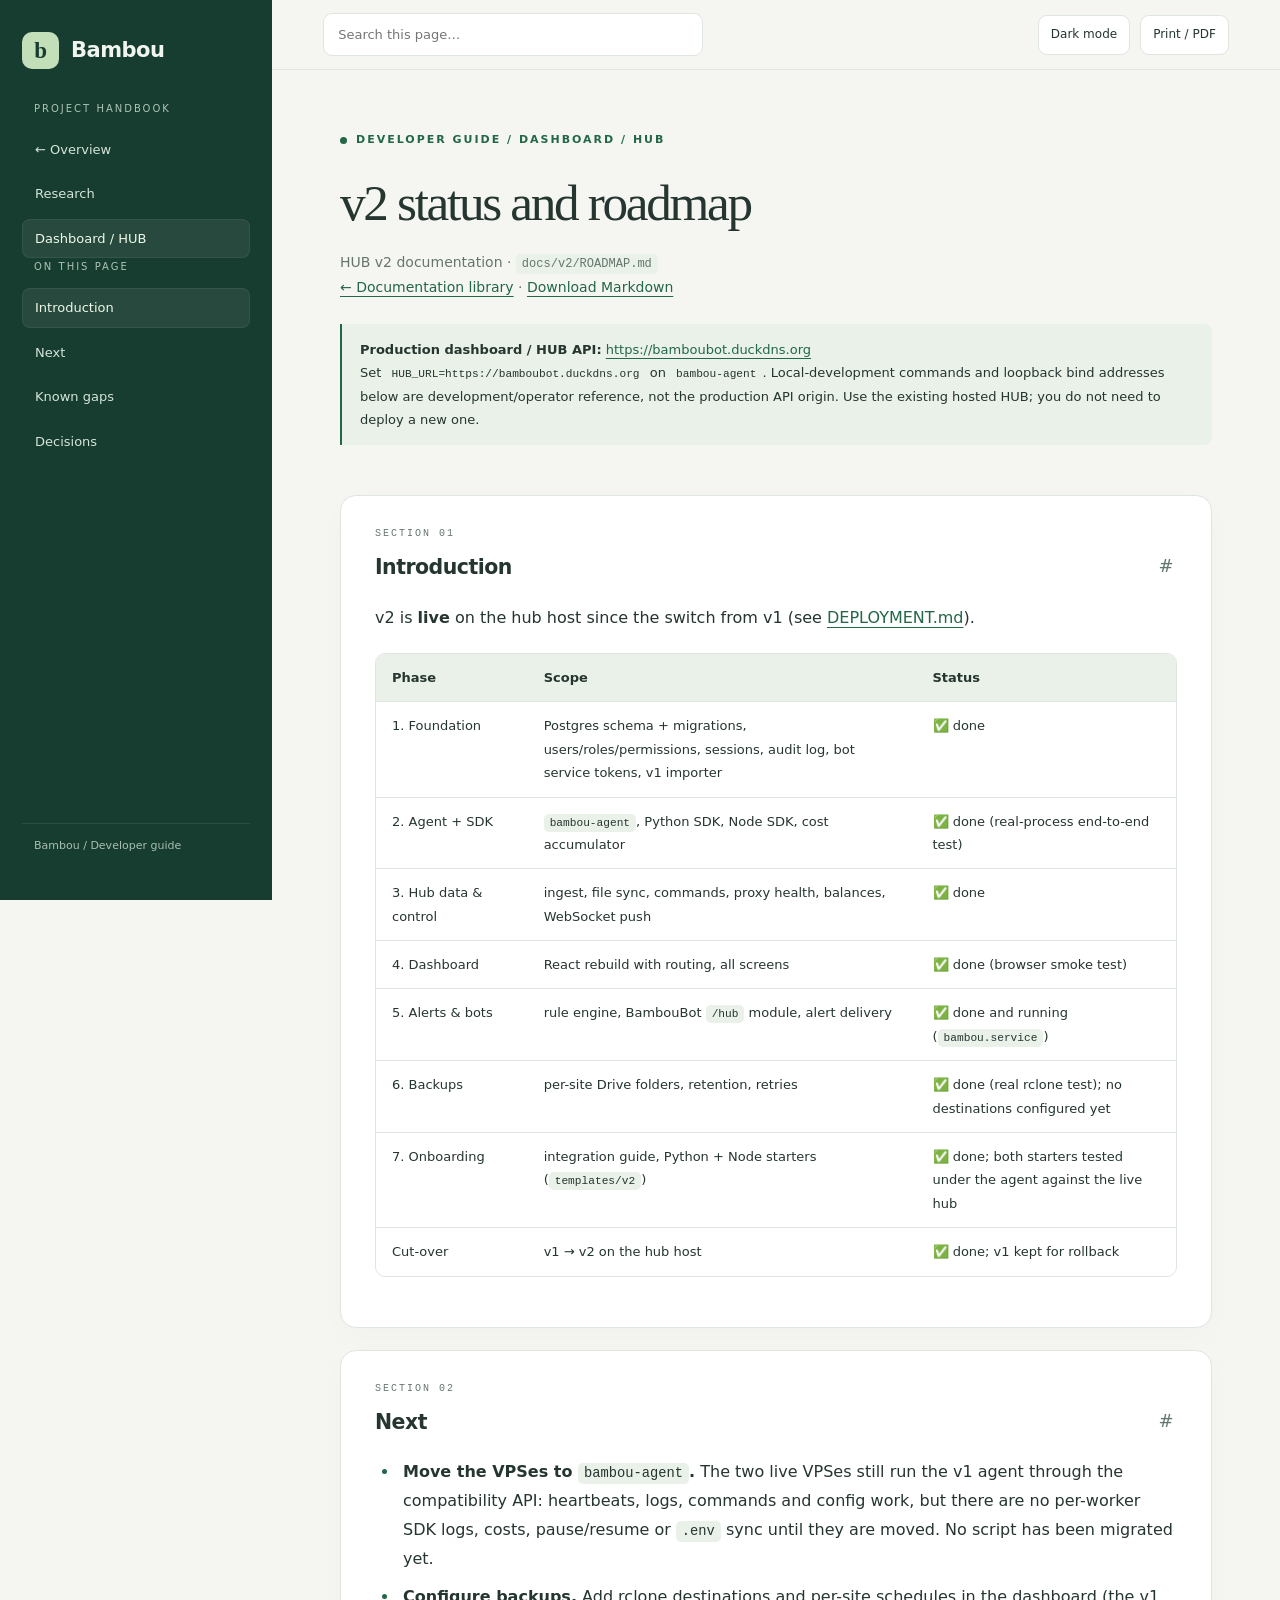
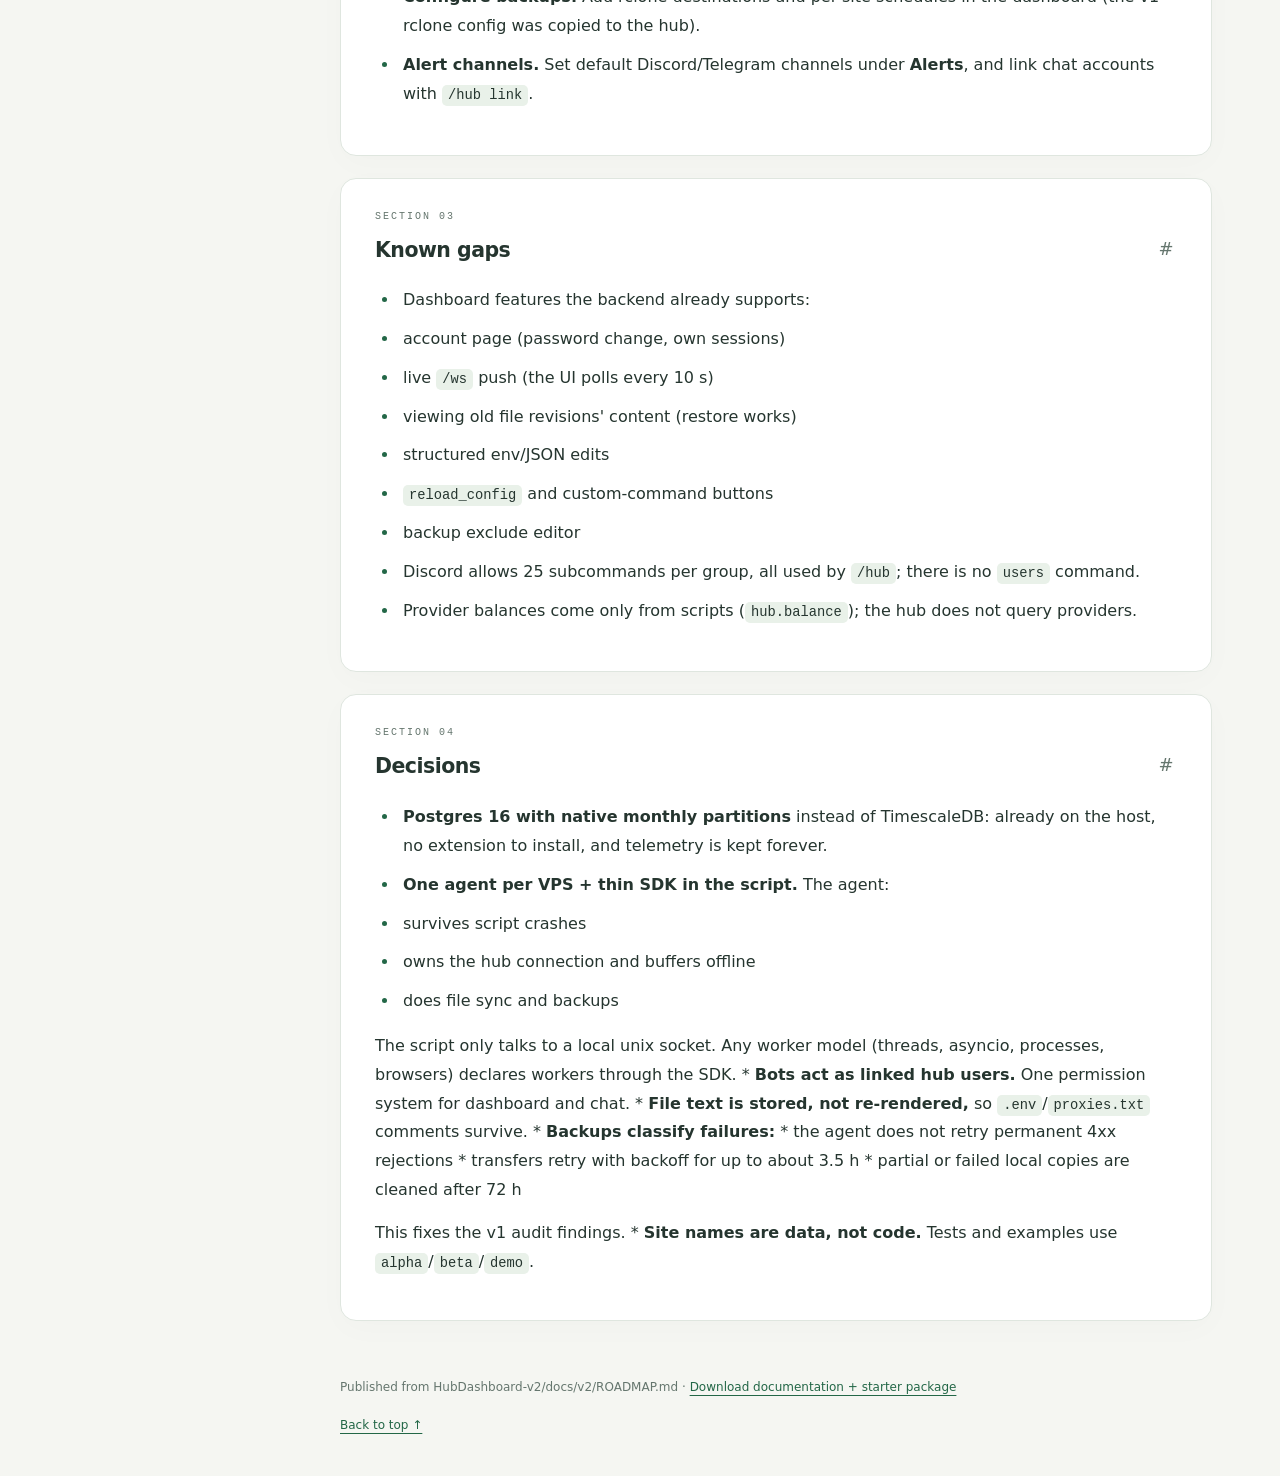
<file: hub-docs/docs/v2/ROADMAP.html>
<!DOCTYPE html>
<html lang="en"><head><meta charset="utf-8">
<meta name="viewport" content="width=device-width, initial-scale=1">
<meta name="theme-color" content="#173c30">
<title>v2 status and roadmap – Bambou HUB Docs</title>
<link rel="icon" href="/favicon.svg" type="image/svg+xml">
<link rel="stylesheet" href="/guide.css"><script src="/guide.js" defer></script>
</head><body data-page="hub" class="reference-doc">
<header><h1>v2 status and roadmap</h1><p>HUB v2 documentation · <code>docs/v2/ROADMAP.md</code></p>
<p><a href="/hub.html#documentation">← Documentation library</a> · <a href="/hub-docs/docs/v2/ROADMAP.md" download>Download Markdown</a></p>
<div class="rule"><strong>Production dashboard / HUB API:</strong> <a href="https://bamboubot.duckdns.org">https://bamboubot.duckdns.org</a><br>
Set <code>HUB_URL=https://bamboubot.duckdns.org</code> on <code>bambou-agent</code>. Local-development commands and loopback bind addresses below are development/operator reference, not the production API origin. Use the existing hosted HUB; you do not need to deploy a new one.</div></header>
<nav><a href="/index.html">← Overview</a><a href="/research.html">Research</a><a href="/hub.html">Dashboard / HUB</a></nav>
<main><section id="introduction"><h2>Introduction</h2><p>v2 is <strong>live</strong> on the hub host since the switch from v1 (see <a href="/hub-docs/docs/v2/DEPLOYMENT.html">DEPLOYMENT.md</a>).</p>
<div aria-label="Reference table" class="table-scroll" role="region" tabindex="0"><table>
<thead>
<tr>
<th>Phase</th>
<th>Scope</th>
<th>Status</th>
</tr>
</thead>
<tbody>
<tr>
<td>1. Foundation</td>
<td>Postgres schema + migrations, users/roles/permissions, sessions, audit log, bot service tokens, v1 importer</td>
<td>✅ done</td>
</tr>
<tr>
<td>2. Agent + SDK</td>
<td><code>bambou-agent</code>, Python SDK, Node SDK, cost accumulator</td>
<td>✅ done (real-process end-to-end test)</td>
</tr>
<tr>
<td>3. Hub data &amp; control</td>
<td>ingest, file sync, commands, proxy health, balances, WebSocket push</td>
<td>✅ done</td>
</tr>
<tr>
<td>4. Dashboard</td>
<td>React rebuild with routing, all screens</td>
<td>✅ done (browser smoke test)</td>
</tr>
<tr>
<td>5. Alerts &amp; bots</td>
<td>rule engine, BambouBot <code>/hub</code> module, alert delivery</td>
<td>✅ done and running (<code>bambou.service</code>)</td>
</tr>
<tr>
<td>6. Backups</td>
<td>per-site Drive folders, retention, retries</td>
<td>✅ done (real rclone test); no destinations configured yet</td>
</tr>
<tr>
<td>7. Onboarding</td>
<td>integration guide, Python + Node starters (<code>templates/v2</code>)</td>
<td>✅ done; both starters tested under the agent against the live hub</td>
</tr>
<tr>
<td>Cut-over</td>
<td>v1 → v2 on the hub host</td>
<td>✅ done; v1 kept for rollback</td>
</tr>
</tbody>
</table></div>
</section><section id="next"><h2>Next</h2>
<ul>
<li><strong>Move the VPSes to <code>bambou-agent</code>.</strong> The two live VPSes still run the v1 agent
  through the compatibility API: heartbeats, logs, commands and config work, but there
  are no per-worker SDK logs, costs, pause/resume or <code>.env</code> sync until they are moved.
  No script has been migrated yet.</li>
<li><strong>Configure backups.</strong> Add rclone destinations and per-site schedules in the
  dashboard (the v1 rclone config was copied to the hub).</li>
<li><strong>Alert channels.</strong> Set default Discord/Telegram channels under <strong>Alerts</strong>, and link
  chat accounts with <code>/hub link</code>.</li>
</ul>
</section><section id="known-gaps"><h2>Known gaps</h2>
<ul>
<li>Dashboard features the backend already supports:</li>
<li>account page (password change, own sessions)</li>
<li>live <code>/ws</code> push (the UI polls every 10 s)</li>
<li>viewing old file revisions' content (restore works)</li>
<li>structured env/JSON edits</li>
<li><code>reload_config</code> and custom-command buttons</li>
<li>backup exclude editor</li>
<li>Discord allows 25 subcommands per group, all used by <code>/hub</code>; there is no <code>users</code> command.</li>
<li>Provider balances come only from scripts (<code>hub.balance</code>); the hub does not query providers.</li>
</ul>
</section><section id="decisions"><h2>Decisions</h2>
<ul>
<li><strong>Postgres 16 with native monthly partitions</strong> instead of TimescaleDB: already on the
  host, no extension to install, and telemetry is kept forever.</li>
<li><strong>One agent per VPS + thin SDK in the script.</strong> The agent:</li>
<li>survives script crashes</li>
<li>owns the hub connection and buffers offline</li>
<li>does file sync and backups</li>
</ul>
<p>The script only talks to a local unix socket. Any worker model (threads, asyncio,
  processes, browsers) declares workers through the SDK.
* <strong>Bots act as linked hub users.</strong> One permission system for dashboard and chat.
* <strong>File text is stored, not re-rendered,</strong> so <code>.env</code>/<code>proxies.txt</code> comments survive.
* <strong>Backups classify failures:</strong>
  * the agent does not retry permanent 4xx rejections
  * transfers retry with backoff for up to about 3.5 h
  * partial or failed local copies are cleaned after 72 h</p>
<p>This fixes the v1 audit findings.
* <strong>Site names are data, not code.</strong> Tests and examples use <code>alpha</code>/<code>beta</code>/<code>demo</code>.</p></section></main>
<footer>Published from HubDashboard-v2/docs/v2/ROADMAP.md · <a href="/downloads/hub-starters.zip" download>Download documentation + starter package</a></footer>
</body></html>
</file>
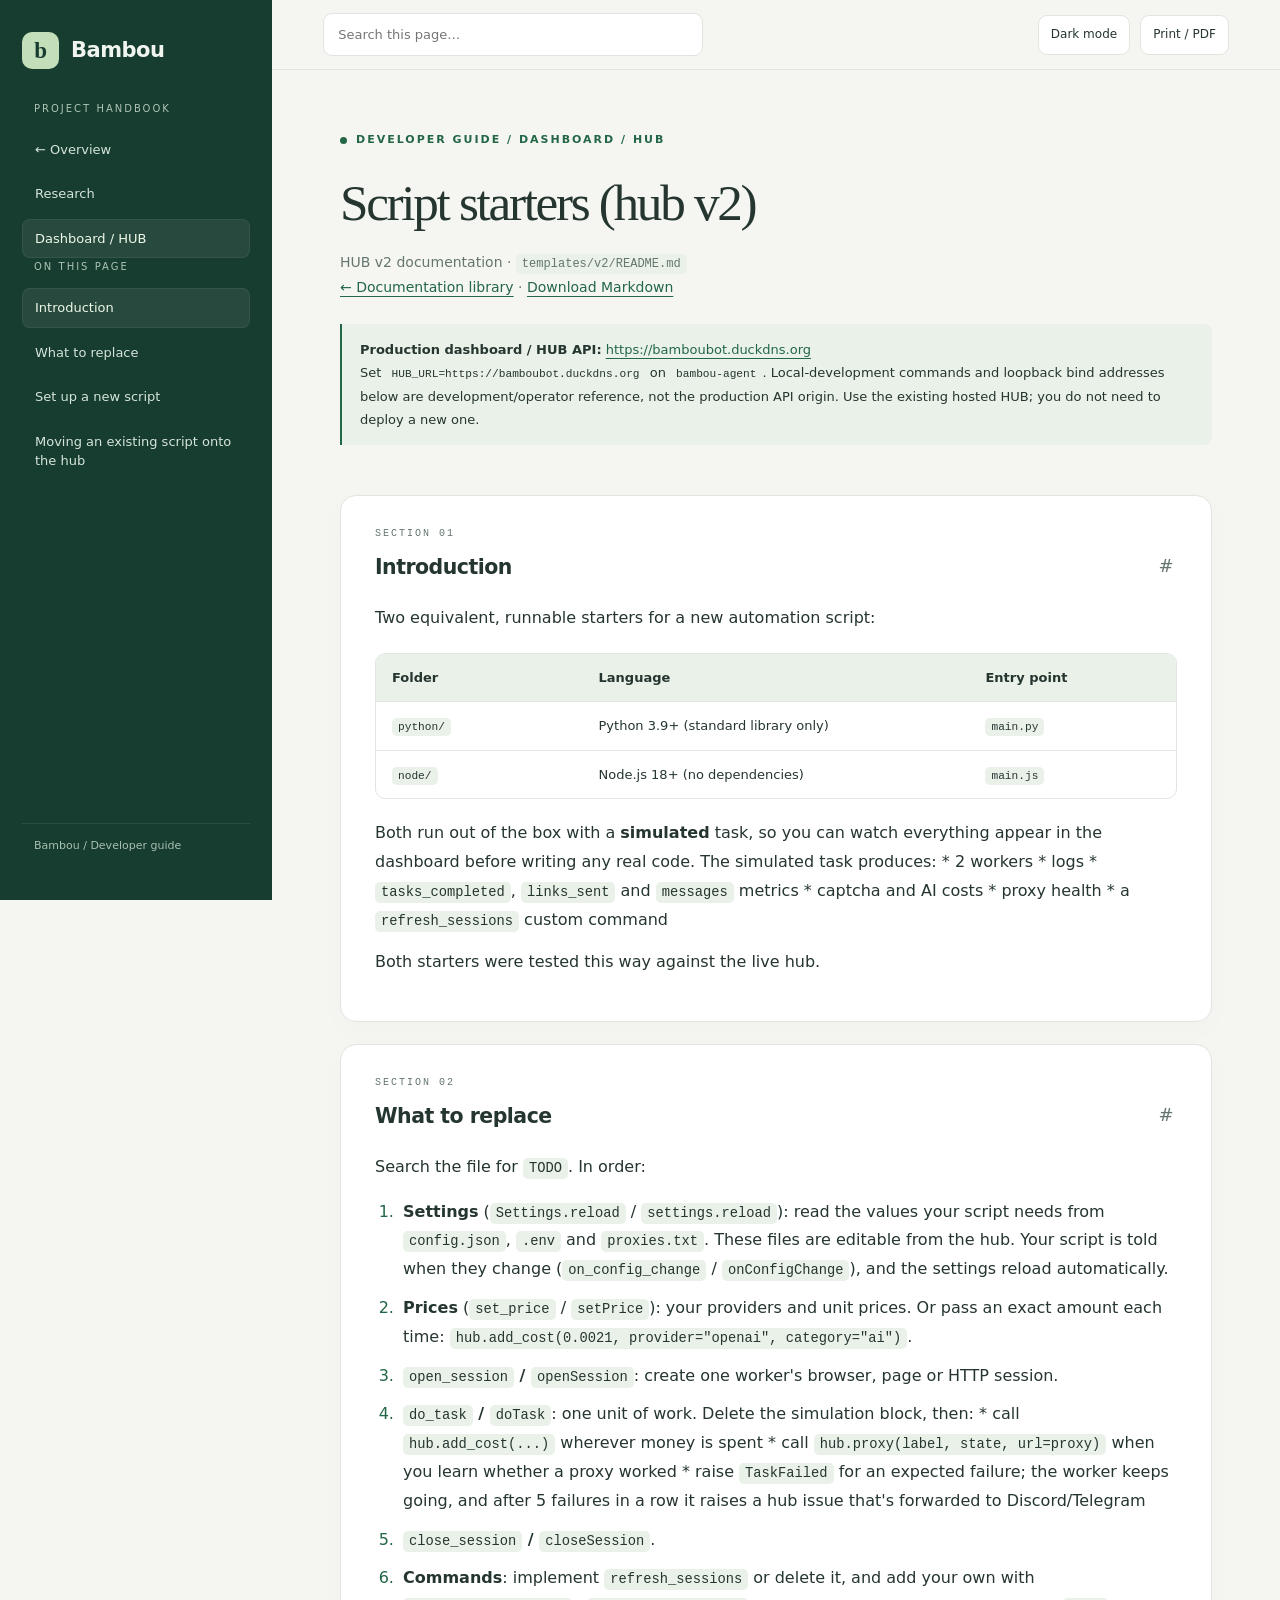
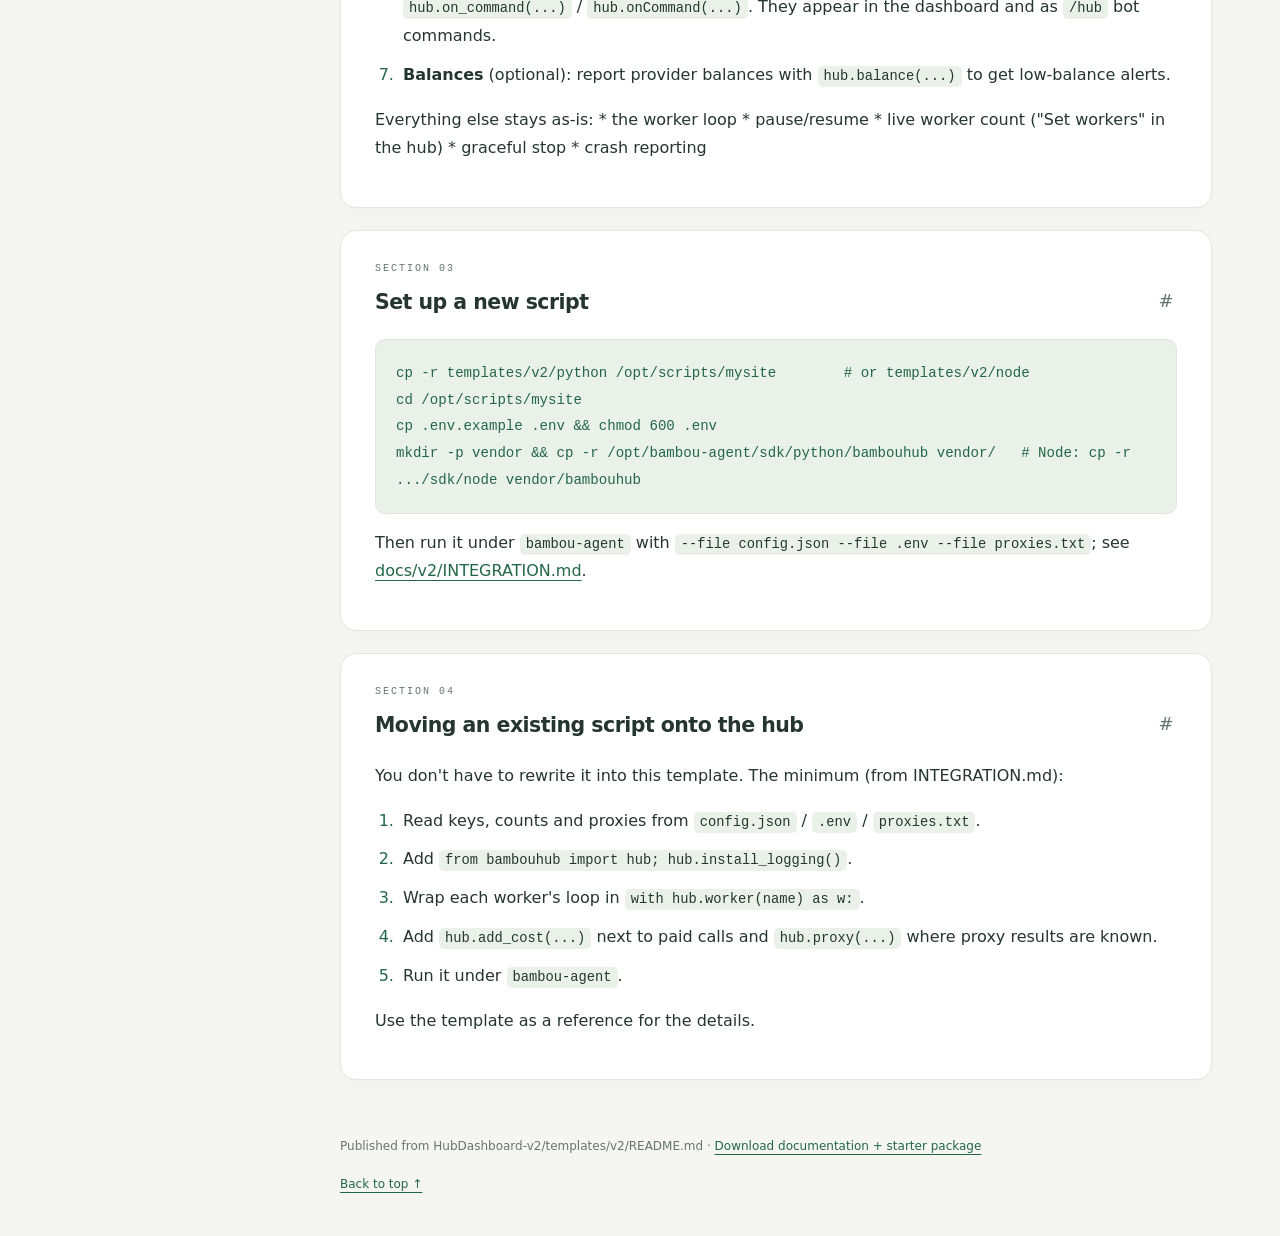
<file: hub-docs/templates/v2/README.html>
<!DOCTYPE html>
<html lang="en"><head><meta charset="utf-8">
<meta name="viewport" content="width=device-width, initial-scale=1">
<meta name="theme-color" content="#173c30">
<title>Script starters (hub v2) – Bambou HUB Docs</title>
<link rel="icon" href="/favicon.svg" type="image/svg+xml">
<link rel="stylesheet" href="/guide.css"><script src="/guide.js" defer></script>
</head><body data-page="hub" class="reference-doc">
<header><h1>Script starters (hub v2)</h1><p>HUB v2 documentation · <code>templates/v2/README.md</code></p>
<p><a href="/hub.html#documentation">← Documentation library</a> · <a href="/hub-docs/templates/v2/README.md" download>Download Markdown</a></p>
<div class="rule"><strong>Production dashboard / HUB API:</strong> <a href="https://bamboubot.duckdns.org">https://bamboubot.duckdns.org</a><br>
Set <code>HUB_URL=https://bamboubot.duckdns.org</code> on <code>bambou-agent</code>. Local-development commands and loopback bind addresses below are development/operator reference, not the production API origin. Use the existing hosted HUB; you do not need to deploy a new one.</div></header>
<nav><a href="/index.html">← Overview</a><a href="/research.html">Research</a><a href="/hub.html">Dashboard / HUB</a></nav>
<main><section id="introduction"><h2>Introduction</h2><p>Two equivalent, runnable starters for a new automation script:</p>
<div aria-label="Reference table" class="table-scroll" role="region" tabindex="0"><table>
<thead>
<tr>
<th>Folder</th>
<th>Language</th>
<th>Entry point</th>
</tr>
</thead>
<tbody>
<tr>
<td><code>python/</code></td>
<td>Python 3.9+ (standard library only)</td>
<td><code>main.py</code></td>
</tr>
<tr>
<td><code>node/</code></td>
<td>Node.js 18+ (no dependencies)</td>
<td><code>main.js</code></td>
</tr>
</tbody>
</table></div>
<p>Both run out of the box with a <strong>simulated</strong> task, so you can watch everything
appear in the dashboard before writing any real code. The simulated task produces:
* 2 workers
* logs
* <code>tasks_completed</code>, <code>links_sent</code> and <code>messages</code> metrics
* captcha and AI costs
* proxy health
* a <code>refresh_sessions</code> custom command</p>
<p>Both starters were tested this way against the live hub.</p>
</section><section id="what-to-replace"><h2>What to replace</h2>
<p>Search the file for <code>TODO</code>. In order:</p>
<ol>
<li><strong>Settings</strong> (<code>Settings.reload</code> / <code>settings.reload</code>): read the values your script needs
   from <code>config.json</code>, <code>.env</code> and <code>proxies.txt</code>. These files are editable from the hub.
   Your script is told when they change (<code>on_config_change</code> / <code>onConfigChange</code>), and
   the settings reload automatically.</li>
<li><strong>Prices</strong> (<code>set_price</code> / <code>setPrice</code>): your providers and unit prices. Or pass an
   exact amount each time: <code>hub.add_cost(0.0021, provider="openai", category="ai")</code>.</li>
<li><strong><code>open_session</code> / <code>openSession</code></strong>: create one worker's browser, page or HTTP session.</li>
<li><strong><code>do_task</code> / <code>doTask</code></strong>: one unit of work. Delete the simulation block, then:
   * call <code>hub.add_cost(...)</code> wherever money is spent
   * call <code>hub.proxy(label, state, url=proxy)</code> when you learn whether a proxy worked
   * raise <code>TaskFailed</code> for an expected failure; the worker keeps going, and after 5
     failures in a row it raises a hub issue that's forwarded to Discord/Telegram</li>
<li><strong><code>close_session</code> / <code>closeSession</code></strong>.</li>
<li><strong>Commands</strong>: implement <code>refresh_sessions</code> or delete it, and add your own with
   <code>hub.on_command(...)</code> / <code>hub.onCommand(...)</code>. They appear in the dashboard and as
   <code>/hub</code> bot commands.</li>
<li><strong>Balances</strong> (optional): report provider balances with <code>hub.balance(...)</code> to get
   low-balance alerts.</li>
</ol>
<p>Everything else stays as-is:
* the worker loop
* pause/resume
* live worker count ("Set workers" in the hub)
* graceful stop
* crash reporting</p>
</section><section id="set-up-a-new-script"><h2>Set up a new script</h2>
<pre><code class="language-bash">cp -r templates/v2/python /opt/scripts/mysite        # or templates/v2/node
cd /opt/scripts/mysite
cp .env.example .env &amp;&amp; chmod 600 .env
mkdir -p vendor &amp;&amp; cp -r /opt/bambou-agent/sdk/python/bambouhub vendor/   # Node: cp -r .../sdk/node vendor/bambouhub
</code></pre>
<p>Then run it under <code>bambou-agent</code> with <code>--file config.json --file .env --file proxies.txt</code>;
see <a href="/hub-docs/docs/v2/INTEGRATION.html">docs/v2/INTEGRATION.md</a>.</p>
</section><section id="moving-an-existing-script-onto-the-hub"><h2>Moving an existing script onto the hub</h2>
<p>You don't have to rewrite it into this template. The minimum (from INTEGRATION.md):</p>
<ol>
<li>Read keys, counts and proxies from <code>config.json</code> / <code>.env</code> / <code>proxies.txt</code>.</li>
<li>Add <code>from bambouhub import hub; hub.install_logging()</code>.</li>
<li>Wrap each worker's loop in <code>with hub.worker(name) as w:</code>.</li>
<li>Add <code>hub.add_cost(...)</code> next to paid calls and <code>hub.proxy(...)</code> where proxy results are known.</li>
<li>Run it under <code>bambou-agent</code>.</li>
</ol>
<p>Use the template as a reference for the details.</p></section></main>
<footer>Published from HubDashboard-v2/templates/v2/README.md · <a href="/downloads/hub-starters.zip" download>Download documentation + starter package</a></footer>
</body></html>
</file>
<file: guide.css>
:root{color-scheme:light;--bg:#f5f6f2;--paper:#fff;--text:#25352f;--muted:#65766e;--line:#dfe6df;--accent:#236747;--soft:#e9f1e9;--side:#173c30;--side-text:#d5e5da;--shadow:0 8px 32px #15322205}
.align-right{text-align:right}.align-center{text-align:center}.align-left{text-align:left}
:root[data-theme=dark]{color-scheme:dark;--bg:#101b17;--paper:#18251f;--text:#e0eae3;--muted:#a4b7aa;--line:#304238;--accent:#9bd2ae;--soft:#253d30;--side:#0c1511;--side-text:#d5e5da;--shadow:none}
*{box-sizing:border-box}html{scroll-behavior:smooth;scroll-padding-top:100px}body{margin:0;background:var(--bg);color:var(--text);font:16px/1.8 ui-sans-serif,system-ui,-apple-system,BlinkMacSystemFont,"Segoe UI",sans-serif}a{color:var(--accent);text-underline-offset:4px}button,input{font:inherit}button,a,input{touch-action:manipulation}button{cursor:pointer}button:focus-visible,a:focus-visible,input:focus-visible{outline:3px solid #d5a752;outline-offset:4px}button{border:1px solid var(--line);border-radius:9px;background:var(--paper);color:var(--text);padding:7px 12px}button:hover{background:var(--soft)}[hidden]{display:none!important}.skip-link{position:fixed;top:-100px;left:16px;z-index:10;background:var(--paper);padding:10px 18px}.skip-link:focus{top:12px}
header,main,footer,body>nav,body>.pages{max-width:920px;margin:auto;padding:24px}header{padding-top:60px}header h1{font-family:ui-serif,Georgia,serif;font-weight:500;font-size:clamp(2.2rem,4.5vw,3.7rem);line-height:1.12;letter-spacing:-.045em;margin:12px 0 18px;max-width:720px}header p{color:var(--muted);margin:0;font-size:14px}main{padding-top:0}section{background:var(--paper);border:1px solid var(--line);border-radius:16px;padding:30px 34px;margin:0 0 22px;box-shadow:var(--shadow);scroll-margin-top:105px}h2{font-size:1.28rem;line-height:1.4;letter-spacing:-.025em;margin:0 0 22px;font-weight:650}p{margin:14px 0}ul,ol{padding-left:24px}li{padding-left:4px;margin:10px 0}li::marker{color:var(--accent)}li>ul{margin-top:10px}strong{font-weight:650}code{font: .86em/1.6 ui-monospace,SFMono-Regular,Consolas,monospace;background:var(--soft);padding:3px 6px;border-radius:5px;overflow-wrap:anywhere}pre{font: .88rem/1.9 ui-monospace,SFMono-Regular,Consolas,monospace;white-space:pre-wrap;overflow-wrap:anywhere;background:var(--soft);border:1px solid var(--line);border-radius:10px;padding:20px;color:var(--accent)}.badge{display:block;border-left:3px solid var(--accent);padding:10px 16px;background:var(--soft);font-size:14px;border-radius:0 8px 8px 0}.rule{padding:14px 18px;border-left:2px solid var(--accent);background:var(--soft);margin:14px 0;border-radius:0 8px 8px 0}footer{font-size:12px;color:var(--muted);padding-top:10px;padding-bottom:40px}body>nav a,body>.pages a{margin-right:12px}.checklist{list-style:none;padding:0}.checklist li{padding:0;border-bottom:1px solid var(--line);margin:0}.checklist li:last-child{border:0}.checklist label{display:flex;align-items:flex-start;gap:13px;padding:13px 0;cursor:pointer}.checklist input{accent-color:var(--accent);width:19px;height:19px;flex:0 0 19px;margin:5px 0 0}.checklist label:has(input:checked){color:var(--muted);text-decoration:line-through}
.enhanced{display:grid;grid-template-columns:272px minmax(0,1fr)}.sidebar{position:sticky;top:0;height:100dvh;overflow:auto;background:var(--side);color:var(--side-text);padding:32px 22px;display:flex;flex-direction:column;gap:30px}.brand{display:flex;gap:12px;align-items:center;color:#f0f5ef;text-decoration:none;font-size:21px;font-weight:650;letter-spacing:-.5px}.brand-mark{display:grid;place-items:center;background:#c3dfb9;color:#173c30;border-radius:10px;width:37px;height:37px;font:600 23px Georgia,serif}.sidebar-caption{text-transform:uppercase;letter-spacing:2px;font-size:10px;color:#adc5b5;margin:0 12px 12px}.page-nav,.toc{display:flex;flex-direction:column;gap:5px}.sidebar a:not(.brand){display:block;color:var(--side-text);text-decoration:none;padding:9px 12px;border:1px solid transparent;border-radius:8px;font-size:13px;line-height:1.5}.sidebar a:hover{background:#ffffff0c}.sidebar a[aria-current]{color:#eff9e9;background:#ffffff12;border-color:#ffffff10}.sidebar-note{margin-top:auto;font-size:11px;color:#a7c0b0;padding:12px;border-top:1px solid #ffffff16}.document{min-width:0}.toolbar{position:sticky;top:0;z-index:3;display:flex;align-items:center;gap:10px;border-bottom:1px solid var(--line);background:var(--bg);padding:13px clamp(18px,4vw,52px)}.search-wrap{position:relative;max-width:380px;width:100%;margin-right:auto}.search-wrap input{width:100%;border:1px solid var(--line);background:var(--paper);color:var(--text);border-radius:9px;padding:9px 14px;font-size:13px}.toolbar button{font-size:12px;white-space:nowrap;min-height:40px}.eyebrow{display:flex;align-items:center;gap:9px;color:var(--accent);font-size:11px;font-weight:600;letter-spacing:2px;text-transform:uppercase;margin-bottom:24px}.eyebrow:before{content:"";width:7px;height:7px;border-radius:50%;background:var(--accent)}.enhanced header{padding-bottom:36px}.section-kicker{display:block;font:500 10px/1.5 ui-monospace,monospace;letter-spacing:2px;color:var(--muted);text-transform:uppercase;margin-bottom:12px}.section-anchor{float:right;text-decoration:none;font-size:18px;font-weight:400;color:var(--muted);padding:0 4px;margin-left:10px}.search-status{max-width:920px;margin:0 auto;padding:0 24px 18px;color:var(--muted);font-size:14px}.progress{height:3px;background:var(--accent);position:fixed;top:0;left:272px;right:0;z-index:5;transform:scaleX(0);transform-origin:left;pointer-events:none}.menu-toggle{display:none}.checklist-tools{display:flex;gap:12px;align-items:center;justify-content:space-between;margin-top:18px;color:var(--muted);font-size:12px}.checklist-tools button{font-size:12px}.back-top{display:inline-block;margin-top:16px}.sidebar .page-nav strong{font-weight:500}
@media(min-width:1400px){.enhanced{grid-template-columns:292px minmax(0,1fr)}.progress{left:292px}header,main,footer{max-width:980px}section{padding:36px 42px}.sidebar{padding:40px 26px}}
@media(max-width:900px){.enhanced{grid-template-columns:220px minmax(0,1fr)}.sidebar{padding:26px 14px}.progress{left:220px}section{padding:24px}header h1{font-size:2.7rem}.toolbar{padding:12px 24px}.print-button{display:none}}
@media(max-width:680px){.enhanced{display:block}.sidebar{position:relative;height:auto;padding:17px 20px;gap:20px}.brand{font-size:19px}.menu-toggle{display:block;position:absolute;right:20px;top:17px;background:transparent;color:#eaf3e8;border-color:#ffffff30;font-size:12px}.sidebar .sidebar-body{display:none}.sidebar.open .sidebar-body{display:block}.sidebar-note{display:none}.sidebar-caption{margin-top:18px}.sidebar .toc{display:grid;grid-template-columns:1fr 1fr}.page-nav{flex-direction:row}.toolbar{padding:10px 16px}.toolbar button{padding:7px 10px}.progress{left:0}header,main,footer{padding-left:18px;padding-right:18px}header{padding-top:32px}.enhanced header{padding-bottom:28px}header h1{font-size:2.55rem}section{padding:22px 20px;border-radius:12px;margin-bottom:16px}h2{font-size:1.18rem}body{font-size:15px}.eyebrow{margin-bottom:16px}.section-kicker{margin-bottom:8px}.search-status{padding-left:18px}.checklist-tools{align-items:flex-start}}
@media(prefers-reduced-motion:reduce){html{scroll-behavior:auto}}
h3{font-size:1.05rem;line-height:1.5;margin:28px 0 14px;letter-spacing:-.02em}.table-scroll{max-width:100%;overflow-x:auto;margin:20px 0;border:1px solid var(--line);border-radius:10px}table{width:100%;border-collapse:collapse;font-size:13px;text-align:left}th,td{padding:12px 16px;vertical-align:top;border-bottom:1px solid var(--line);min-width:140px}th{background:var(--soft);font-weight:650}tr:last-child td{border-bottom:0}td code{white-space:normal;overflow-wrap:anywhere}pre code{background:none;padding:0;font-size:inherit}.doc-list{list-style:none;padding:0}.doc-list li{display:flex;flex-direction:column;gap:2px;padding:12px 0;border-bottom:1px solid var(--line);margin:0}.doc-list li>span,.source-note{font:12px/1.7 ui-monospace,monospace;color:var(--muted);overflow-wrap:anywhere}.download-link{display:inline-block;padding:10px 16px;background:var(--soft);border:1px solid var(--line);border-radius:8px}.reference-doc header h1{font-size:clamp(2rem,4vw,3.2rem)}.reference-doc header .rule{font-size:13px;margin-top:24px}.reference-doc header p{overflow-wrap:anywhere}.reference-doc section p,.reference-doc section li{overflow-wrap:anywhere}
@media print{html{scroll-padding:0}body,:root[data-theme=dark]{--text:#111;--muted:#444;--bg:#fff;--paper:#fff;--line:#ddd;--accent:#174e35;--soft:#f5f5f5;color:#111;background:#fff;font-size:11pt}.enhanced{display:block}.sidebar,.toolbar,.progress,.skip-link,.section-anchor,.back-top,.checklist-tools,.search-status{display:none!important}header,main,footer{max-width:none;padding:12px 0}header h1{font-size:28pt}section{box-shadow:none;padding:18px;break-inside:auto}h2{break-after:avoid}section[hidden]{display:block!important}a{color:inherit}pre{white-space:pre-wrap}footer{font-size:9pt}.table-scroll{overflow:visible}th,td{min-width:0;padding:6px;overflow-wrap:anywhere}}
</file>
